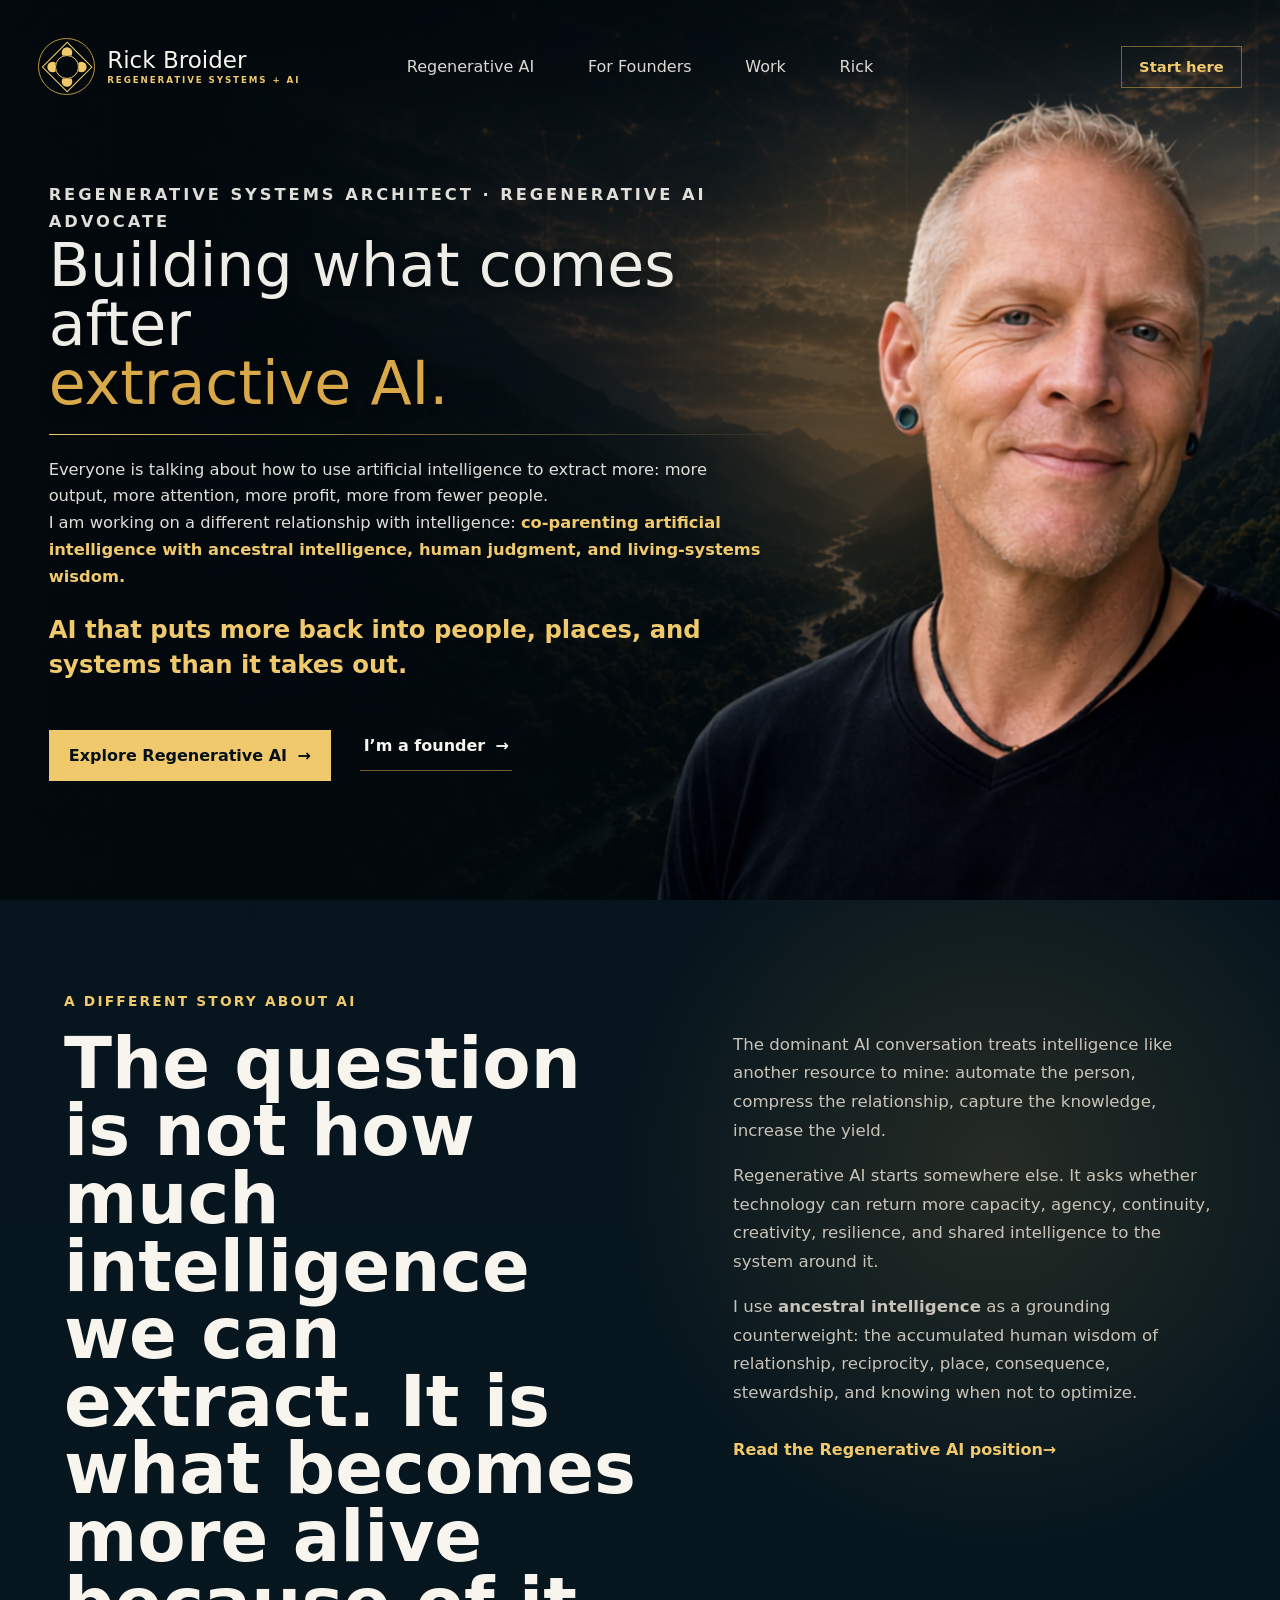
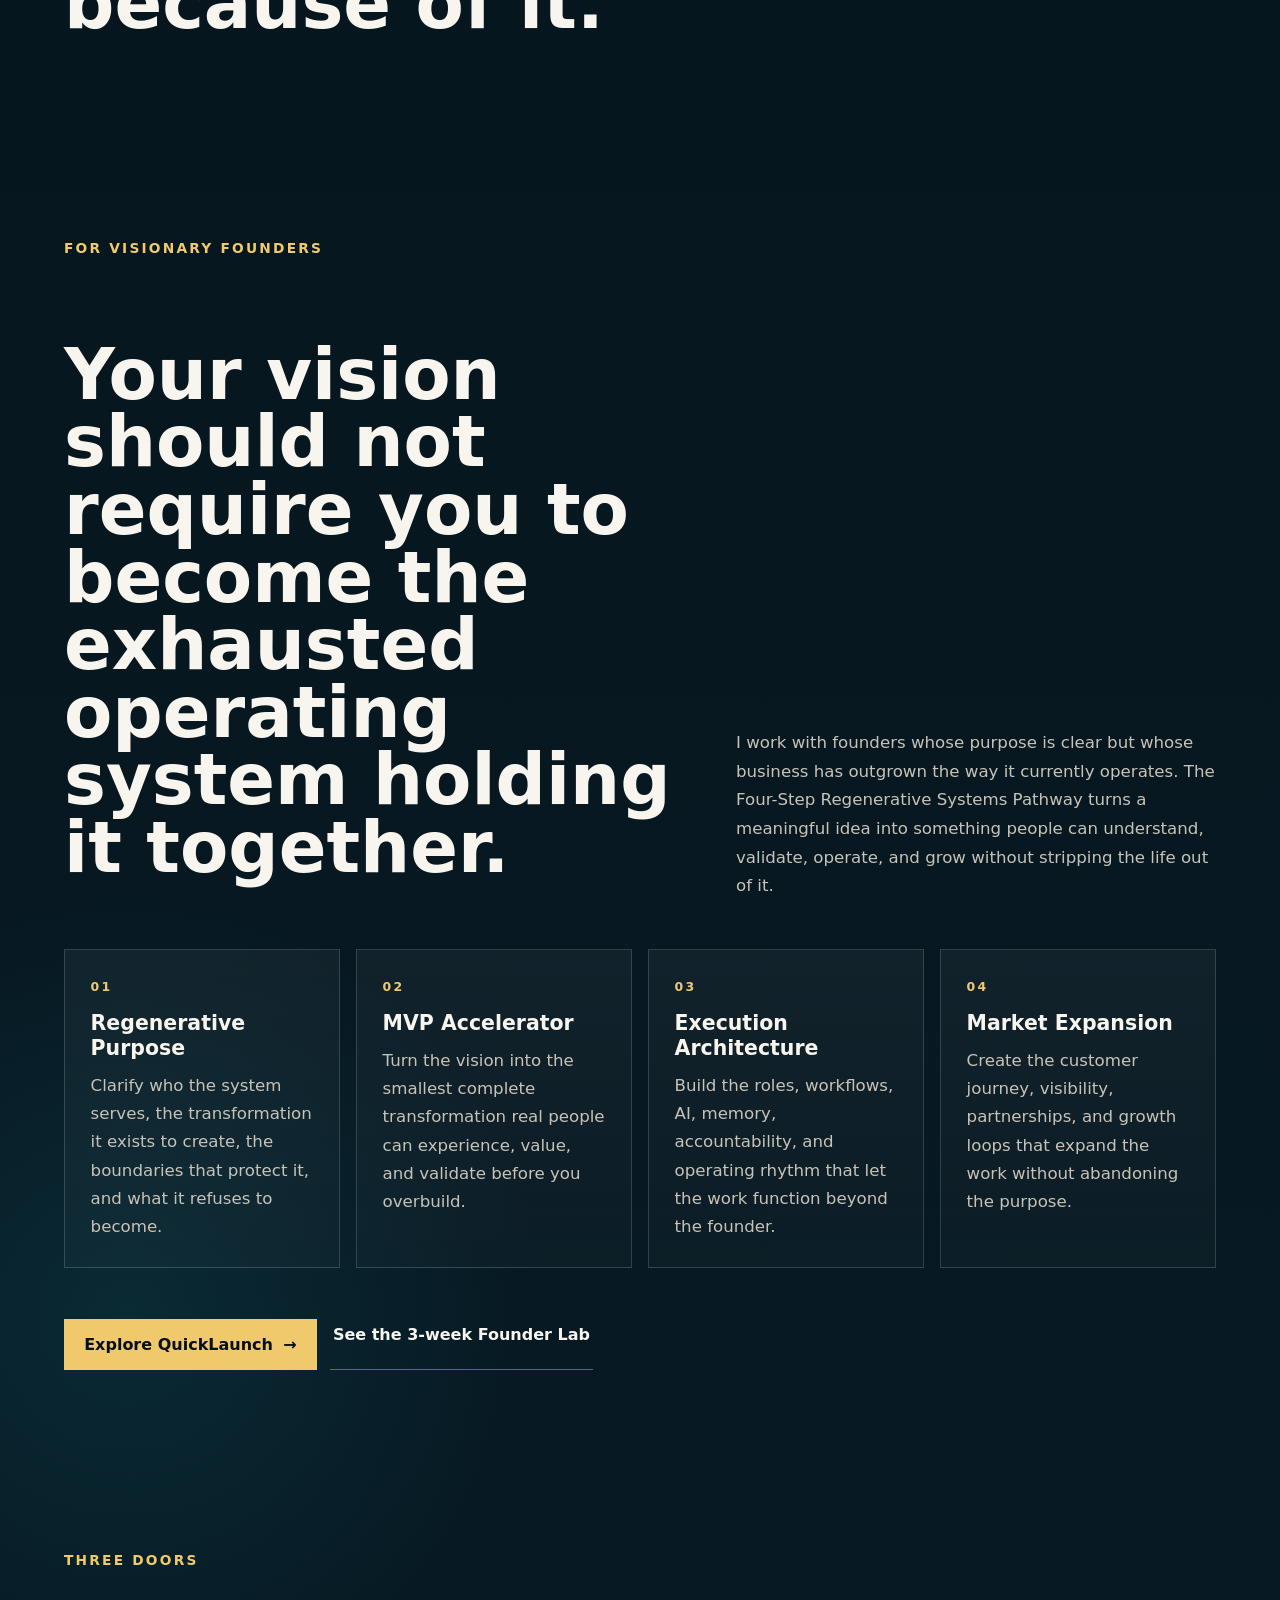
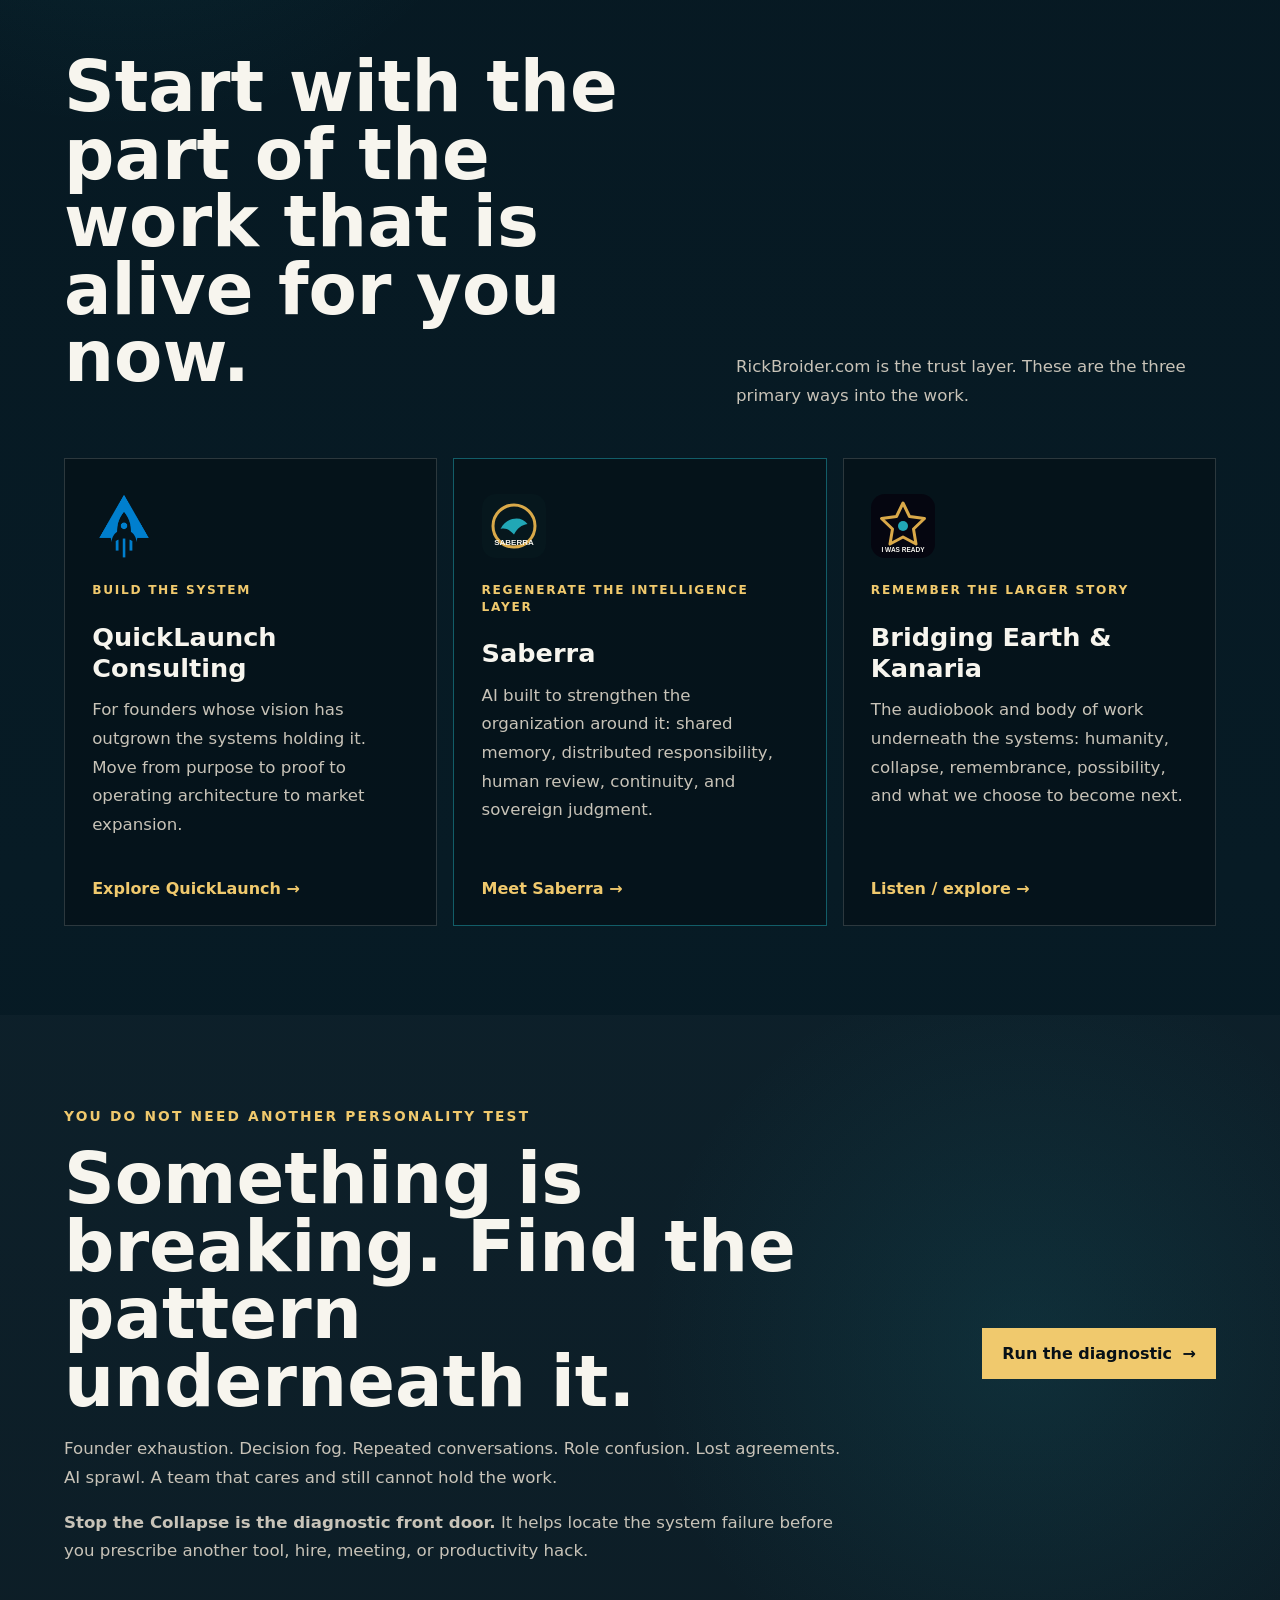
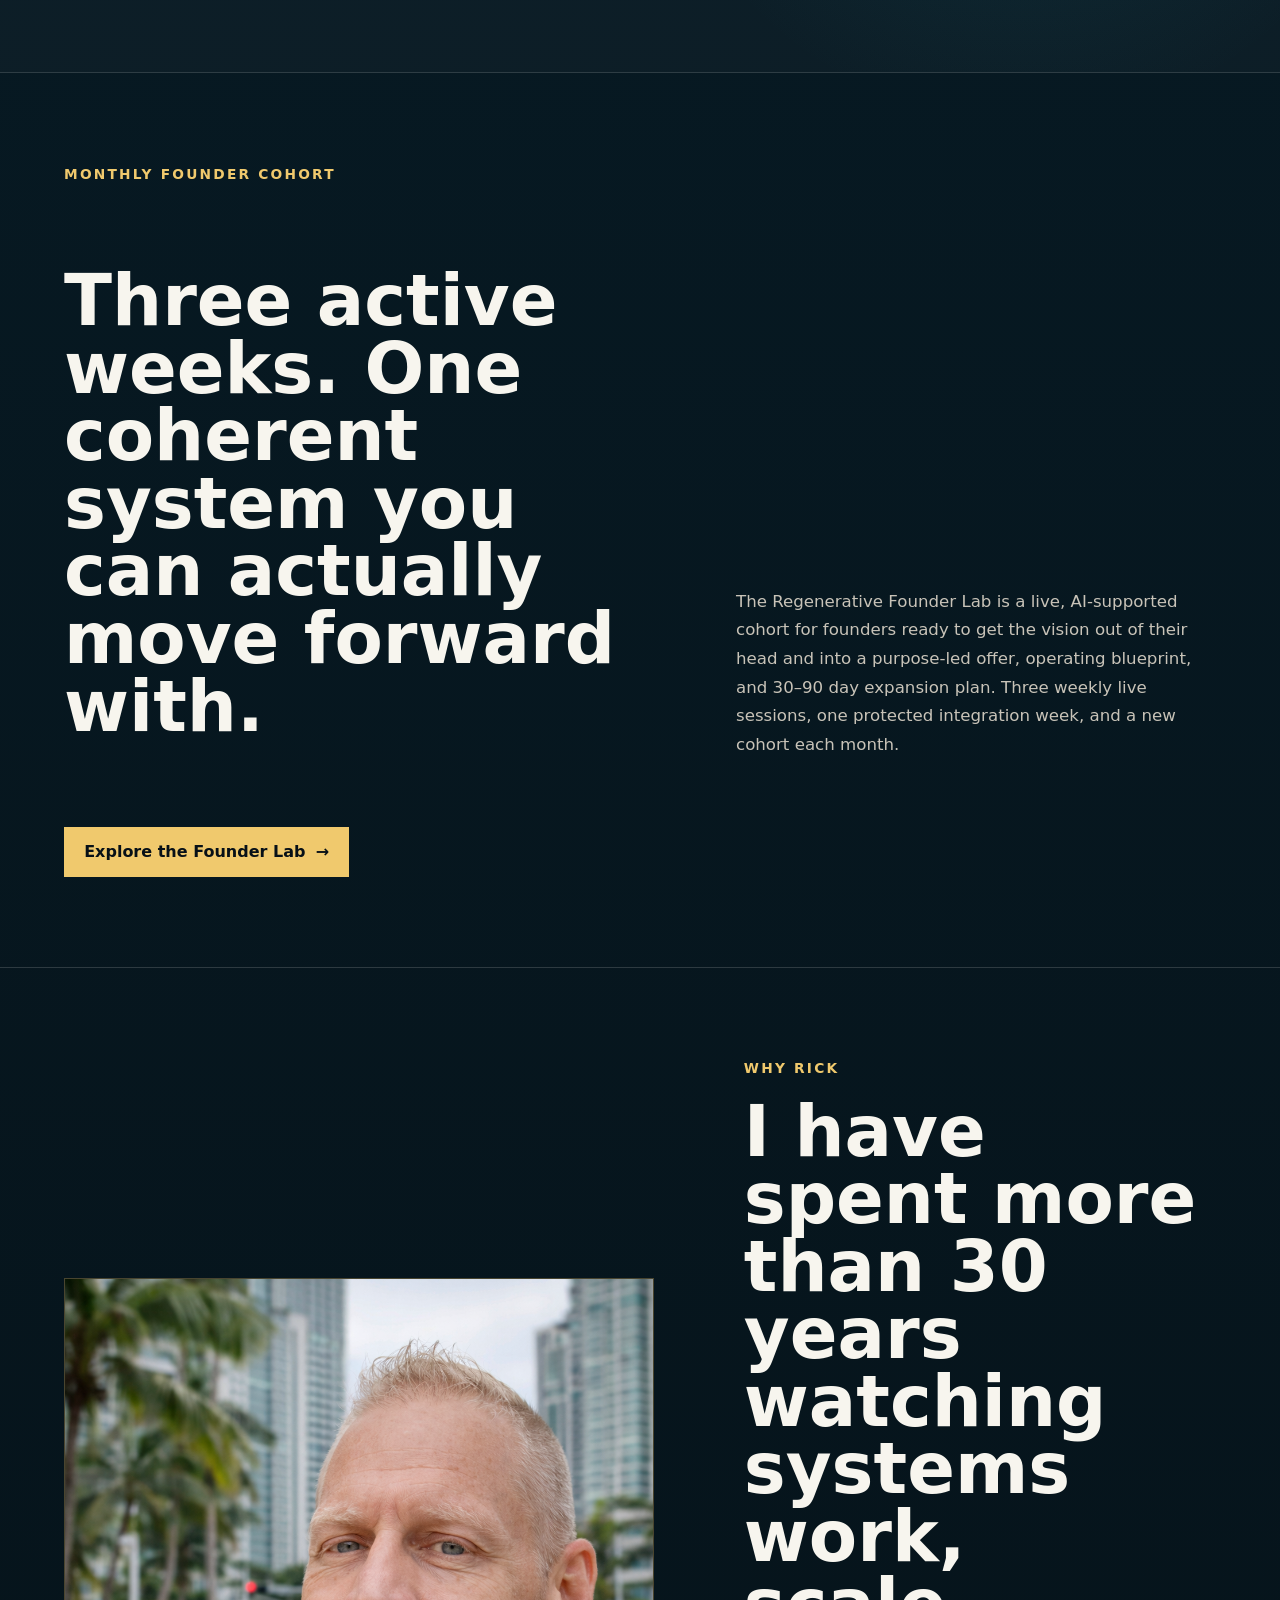
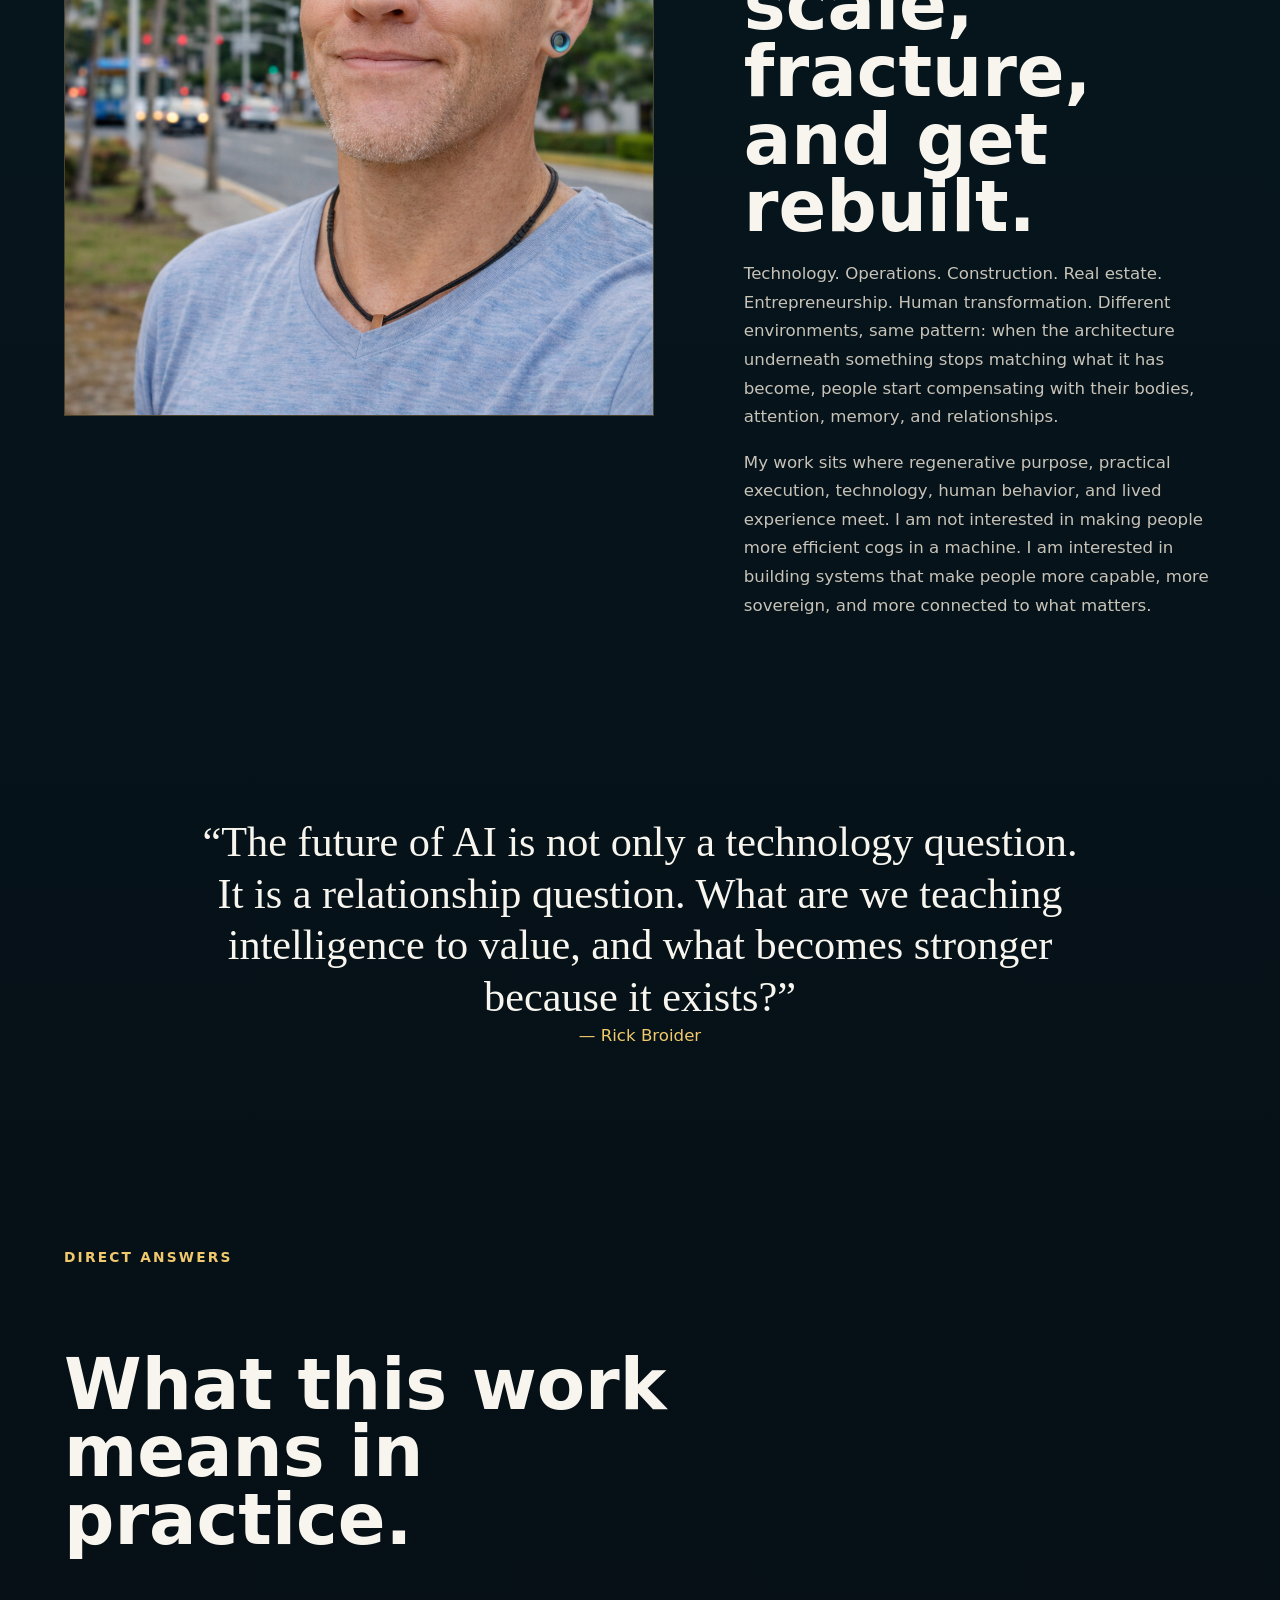
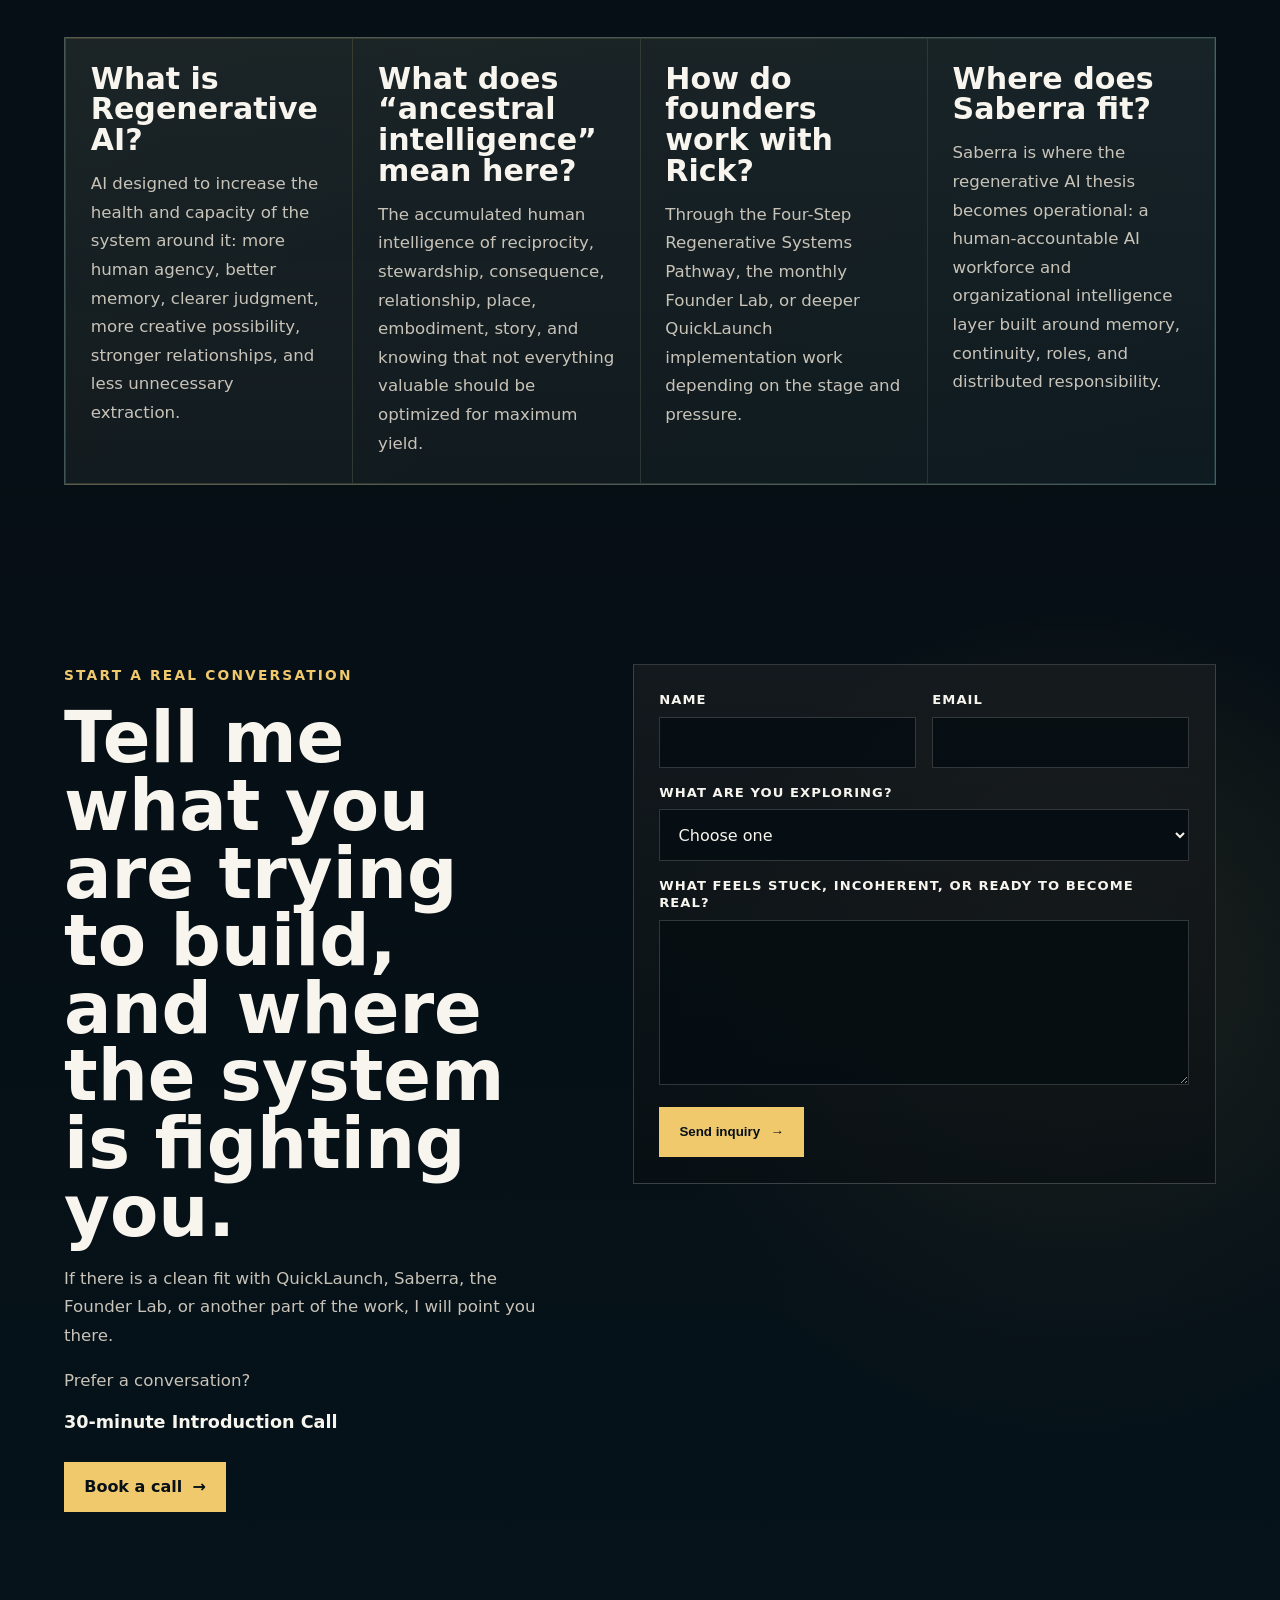
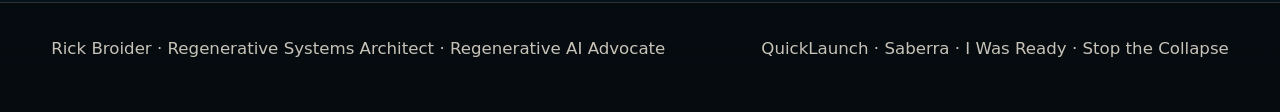
<file: index.html>
<!doctype html>
<html lang="en">
<head>
  <meta charset="UTF-8" />
  <meta name="viewport" content="width=device-width, initial-scale=1.0" />
  <title>Rick Broider | Regenerative Systems Architect & Regenerative AI Advocate</title>
  <meta name="description" content="Rick Broider helps visionary founders build regenerative systems and a different relationship with AI: one that gives back more than it takes from people, places, and systems." />
  <meta name="keywords" content="Rick Broider, regenerative AI, regenerative systems architect, ancestral intelligence, founder systems, regenerative business, QuickLaunch Consulting, Saberra, AI workforce, founder cohort" />
  <meta name="author" content="Rick Broider" />
  <link rel="canonical" href="https://rickbroider.com/" />
  <meta property="og:title" content="Rick Broider | Building What Comes After Extractive AI" />
  <meta property="og:description" content="Regenerative systems for founders. Regenerative AI that puts more back into people, places, and systems than it takes out." />
  <meta property="og:type" content="website" />
  <meta property="og:url" content="https://rickbroider.com/" />
  <meta property="og:image" content="https://rickbroider.com/assets/hero-atf-target.png" />
  <meta property="og:site_name" content="RickBroider.com" />
  <meta name="twitter:card" content="summary_large_image" />
  <meta name="twitter:title" content="Rick Broider | Regenerative AI + Regenerative Systems" />
  <meta name="twitter:description" content="A different story about AI: not how to extract more, but how to build intelligence that increases human agency, capacity, resilience, and life." />
  <meta name="twitter:image" content="https://rickbroider.com/assets/hero-atf-target.png" />
  <link rel="stylesheet" href="styles.css?v=20260929-regenerative-ai" />
  <script type="application/ld+json">
  {
    "@context":"https://schema.org",
    "@graph":[
      {
        "@type":"Person",
        "@id":"https://rickbroider.com/#person",
        "name":"Rick Broider",
        "url":"https://rickbroider.com/",
        "image":"https://rickbroider.com/assets/rick-primary-portrait.png",
        "jobTitle":"Regenerative Systems Architect and Regenerative AI Advocate",
        "description":"Rick Broider works with visionary founders through the Four-Step Regenerative Systems Pathway and advocates for regenerative AI designed to give back more than it takes from people, places, and systems.",
        "knowsAbout":["Regenerative AI","Regenerative systems","Founder operating systems","Ancestral intelligence","Human-centered AI","Organizational design","Regenerative business","AI workforce design","Teal governance"],
        "sameAs":["https://quicklaunchconsulting.com/","https://saberra.com/","https://stopthecollapse.com/","https://iwasready.com/"]
      },
      {
        "@type":"WebSite",
        "@id":"https://rickbroider.com/#website",
        "name":"RickBroider.com",
        "url":"https://rickbroider.com/",
        "publisher":{"@id":"https://rickbroider.com/#person"}
      },
      {
        "@type":"FAQPage",
        "@id":"https://rickbroider.com/#faq",
        "mainEntity":[
          {"@type":"Question","name":"What is regenerative AI?","acceptedAnswer":{"@type":"Answer","text":"Rick Broider uses regenerative AI to describe artificial intelligence designed to increase human agency, capacity, continuity, creativity, resilience, and shared intelligence while reducing extraction, dependency, fragmentation, and unnecessary concentration of power."}},
          {"@type":"Question","name":"How does Rick Broider work with founders?","acceptedAnswer":{"@type":"Answer","text":"Rick works with founders through a Four-Step Regenerative Systems Pathway: Regenerative Purpose, MVP Acceleration, Execution Architecture, and Market Expansion."}},
          {"@type":"Question","name":"What are Rick Broider's primary offerings?","acceptedAnswer":{"@type":"Answer","text":"Rick's primary pathways are QuickLaunch Consulting, Saberra, and Bridging Earth & Kanaria / I Was Ready. Stop the Collapse serves as a diagnostic entry point."}}
        ]
      }
    ]
  }
  </script>
</head>
<body>
  <header class="site-header">
    <a class="brand" href="#top" aria-label="Rick Broider home">
      <span class="brand-mark" aria-hidden="true"></span>
      <span class="brand-text"><span>Rick Broider</span><span>Regenerative Systems + AI</span></span>
    </a>
    <nav class="nav" aria-label="Primary navigation">
      <a href="#regenerative-ai">Regenerative AI</a>
      <a href="#pathway">For Founders</a>
      <a href="#work">Work</a>
      <a href="#about">Rick</a>
    </nav>
    <a class="header-action" href="#start">Start here</a>
  </header>

  <main>
    <section class="hero hero-regenerative" id="top" aria-labelledby="hero-title">
      <div class="hero-background" aria-hidden="true"></div>
      <div class="hero-inner">
        <div class="hero-copy">
          <p class="eyebrow">Regenerative Systems Architect · Regenerative AI Advocate</p>
          <h1 id="hero-title">
            <span>Building what comes after</span>
            <span><em>extractive AI.</em></span>
          </h1>
          <p>
            Everyone is talking about how to use artificial intelligence to extract more:
            more output, more attention, more profit, more from fewer people.
          </p>
          <p>
            I am working on a different relationship with intelligence: <strong>co-parenting artificial intelligence
            with ancestral intelligence, human judgment, and living-systems wisdom.</strong>
          </p>
          <p class="hero-thesis">AI that puts more back into people, places, and systems than it takes out.</p>
          <div class="hero-actions">
            <a class="button primary" href="regenerative-ai/" data-track="hero_regenerative_ai">Explore Regenerative AI <span>→</span></a>
            <a class="button secondary" href="#pathway">I’m a founder <span>→</span></a>
          </div>
        </div>
      </div>
    </section>

    <section class="orientation section" id="regenerative-ai">
      <p class="section-kicker">A Different Story About AI</p>
      <div class="orientation-grid">
        <div>
          <h2>The question is not how much intelligence we can extract. It is what becomes more alive because of it.</h2>
        </div>
        <div class="rich-copy">
          <p>
            The dominant AI conversation treats intelligence like another resource to mine:
            automate the person, compress the relationship, capture the knowledge, increase the yield.
          </p>
          <p>
            Regenerative AI starts somewhere else. It asks whether technology can return more
            capacity, agency, continuity, creativity, resilience, and shared intelligence to the system around it.
          </p>
          <p>
            I use <strong>ancestral intelligence</strong> as a grounding counterweight: the accumulated human
            wisdom of relationship, reciprocity, place, consequence, stewardship, and knowing when not to optimize.
          </p>
          <a class="text-link" href="regenerative-ai/">Read the Regenerative AI position <span>→</span></a>
        </div>
      </div>
    </section>

    <section class="section pathway-section" id="pathway">
      <div class="section-heading section-heading-wide">
        <p class="section-kicker">For Visionary Founders</p>
        <h2>Your vision should not require you to become the exhausted operating system holding it together.</h2>
        <p>
          I work with founders whose purpose is clear but whose business has outgrown the way it currently operates.
          The Four-Step Regenerative Systems Pathway turns a meaningful idea into something people can understand,
          validate, operate, and grow without stripping the life out of it.
        </p>
      </div>
      <div class="pathway-grid">
        <article><span>01</span><h3>Regenerative Purpose</h3><p>Clarify who the system serves, the transformation it exists to create, the boundaries that protect it, and what it refuses to become.</p></article>
        <article><span>02</span><h3>MVP Accelerator</h3><p>Turn the vision into the smallest complete transformation real people can experience, value, and validate before you overbuild.</p></article>
        <article><span>03</span><h3>Execution Architecture</h3><p>Build the roles, workflows, AI, memory, accountability, and operating rhythm that let the work function beyond the founder.</p></article>
        <article><span>04</span><h3>Market Expansion</h3><p>Create the customer journey, visibility, partnerships, and growth loops that expand the work without abandoning the purpose.</p></article>
      </div>
      <div class="section-actions">
        <a class="button primary" href="https://quicklaunchconsulting.com/" data-track="pathway_quicklaunch">Explore QuickLaunch <span>→</span></a>
        <a class="button secondary" href="regenerative-founder-lab/" data-track="pathway_cohort">See the 3-week Founder Lab</a>
      </div>
    </section>

    <section class="section" id="work">
      <div class="section-heading">
        <p class="section-kicker">Three Doors</p>
        <h2>Start with the part of the work that is alive for you now.</h2>
        <p>RickBroider.com is the trust layer. These are the three primary ways into the work.</p>
      </div>
      <div class="three-door-grid">
        <a class="door-card" href="https://quicklaunchconsulting.com/" aria-label="Explore QuickLaunch Consulting">
          <div class="door-logo"><img src="assets/brand-quicklaunch.png" alt="QuickLaunch Consulting" loading="lazy" /></div>
          <p class="project-type">Build the System</p>
          <h3>QuickLaunch Consulting</h3>
          <p>For founders whose vision has outgrown the systems holding it. Move from purpose to proof to operating architecture to market expansion.</p>
          <span>Explore QuickLaunch <b>→</b></span>
        </a>
        <a class="door-card door-card-featured" href="https://saberra.com/" aria-label="Explore Saberra">
          <div class="door-logo"><img src="assets/brand-saberra.svg" alt="Saberra" loading="lazy" /></div>
          <p class="project-type">Regenerate the Intelligence Layer</p>
          <h3>Saberra</h3>
          <p>AI built to strengthen the organization around it: shared memory, distributed responsibility, human review, continuity, and sovereign judgment.</p>
          <span>Meet Saberra <b>→</b></span>
        </a>
        <a class="door-card" href="https://iwasready.com/" aria-label="Listen to Bridging Earth and Kanaria">
          <div class="door-logo"><img src="assets/brand-iwasready.svg" alt="I Was Ready" loading="lazy" /></div>
          <p class="project-type">Remember the Larger Story</p>
          <h3>Bridging Earth &amp; Kanaria</h3>
          <p>The audiobook and body of work underneath the systems: humanity, collapse, remembrance, possibility, and what we choose to become next.</p>
          <span>Listen / explore <b>→</b></span>
        </a>
      </div>
    </section>

    <section class="diagnostic-band section" id="start">
      <div class="diagnostic-copy">
        <p class="section-kicker">You Do Not Need Another Personality Test</p>
        <h2>Something is breaking. Find the pattern underneath it.</h2>
        <p>
          Founder exhaustion. Decision fog. Repeated conversations. Role confusion. Lost agreements.
          AI sprawl. A team that cares and still cannot hold the work.
        </p>
        <p><strong>Stop the Collapse is the diagnostic front door.</strong> It helps locate the system failure before you prescribe another tool, hire, meeting, or productivity hack.</p>
      </div>
      <div>
        <a class="button primary" href="https://stopthecollapse.com/" data-track="diagnostic_stopcollapse">Run the diagnostic <span>→</span></a>
      </div>
    </section>

    <section class="section cohort-callout">
      <div class="section-heading section-heading-wide">
        <p class="section-kicker">Monthly Founder Cohort</p>
        <h2>Three active weeks. One coherent system you can actually move forward with.</h2>
        <p>
          The Regenerative Founder Lab is a live, AI-supported cohort for founders ready to get the vision
          out of their head and into a purpose-led offer, operating blueprint, and 30–90 day expansion plan.
          Three weekly live sessions, one protected integration week, and a new cohort each month.
        </p>
      </div>
      <a class="button primary" href="regenerative-founder-lab/" data-track="cohort_home">Explore the Founder Lab <span>→</span></a>
    </section>

    <section class="ai-soul section" id="about">
      <div class="image-panel">
        <img src="assets/rick-operator-portrait.png" alt="Rick Broider" loading="lazy" />
      </div>
      <div class="rich-copy">
        <p class="section-kicker">Why Rick</p>
        <h2>I have spent more than 30 years watching systems work, scale, fracture, and get rebuilt.</h2>
        <p>
          Technology. Operations. Construction. Real estate. Entrepreneurship. Human transformation.
          Different environments, same pattern: when the architecture underneath something stops matching what it has become,
          people start compensating with their bodies, attention, memory, and relationships.
        </p>
        <p>
          My work sits where regenerative purpose, practical execution, technology, human behavior, and lived experience meet.
          I am not interested in making people more efficient cogs in a machine. I am interested in building systems that make
          people more capable, more sovereign, and more connected to what matters.
        </p>
      </div>
    </section>

    <section class="section principle-band">
      <blockquote>
        “The future of AI is not only a technology question. It is a relationship question.
        What are we teaching intelligence to value, and what becomes stronger because it exists?”
      </blockquote>
      <p>— Rick Broider</p>
    </section>

    <section class="faq section" id="faq">
      <div class="section-heading">
        <p class="section-kicker">Direct Answers</p>
        <h2>What this work means in practice.</h2>
      </div>
      <div class="faq-grid">
        <article><h3>What is Regenerative AI?</h3><p>AI designed to increase the health and capacity of the system around it: more human agency, better memory, clearer judgment, more creative possibility, stronger relationships, and less unnecessary extraction.</p></article>
        <article><h3>What does “ancestral intelligence” mean here?</h3><p>The accumulated human intelligence of reciprocity, stewardship, consequence, relationship, place, embodiment, story, and knowing that not everything valuable should be optimized for maximum yield.</p></article>
        <article><h3>How do founders work with Rick?</h3><p>Through the Four-Step Regenerative Systems Pathway, the monthly Founder Lab, or deeper QuickLaunch implementation work depending on the stage and pressure.</p></article>
        <article><h3>Where does Saberra fit?</h3><p>Saberra is where the regenerative AI thesis becomes operational: a human-accountable AI workforce and organizational intelligence layer built around memory, continuity, roles, and distributed responsibility.</p></article>
      </div>
    </section>

    <section class="contact section" id="contact">
      <div class="contact-copy">
        <p class="section-kicker">Start a Real Conversation</p>
        <h2>Tell me what you are trying to build, and where the system is fighting you.</h2>
        <p>If there is a clean fit with QuickLaunch, Saberra, the Founder Lab, or another part of the work, I will point you there.</p>
        <div class="calendar-card">
          <p class="way-label">Prefer a conversation?</p>
          <h3>30-minute Introduction Call</h3>
          <a class="button primary" href="https://calendar.app.google/Tcia8cAHw4945z8f7" data-track="contact_intro_call">Book a call <span>→</span></a>
        </div>
      </div>
      <form class="contact-form" action="https://formspree.io/f/xgoqppgd" method="POST">
        <input type="hidden" name="_subject" value="New RickBroider.com inquiry" />
        <input type="hidden" name="_next" value="https://rickbroider.com/thanks/" />
        <input class="honey" type="text" name="_gotcha" tabindex="-1" autocomplete="off" />
        <div class="form-grid">
          <label><span>Name</span><input name="name" type="text" autocomplete="name" required /></label>
          <label><span>Email</span><input name="email" type="email" autocomplete="email" required /></label>
        </div>
        <label>
          <span>What are you exploring?</span>
          <select name="inquiry_type" required>
            <option value="">Choose one</option>
            <option value="Regenerative Founder Lab">Regenerative Founder Lab</option>
            <option value="QuickLaunch Consulting">QuickLaunch Consulting</option>
            <option value="Saberra">Saberra / Regenerative AI</option>
            <option value="Podcast / Speaking">Podcast / Speaking</option>
            <option value="Partnership">Partnership / Collaboration</option>
            <option value="Other">Other</option>
          </select>
        </label>
        <label><span>What feels stuck, incoherent, or ready to become real?</span><textarea name="what_feels_incoherent" rows="6" required></textarea></label>
        <button class="button primary" type="submit" data-track="contact_form_submit">Send inquiry <span>→</span></button>
      </form>
    </section>
  </main>

  <footer class="site-footer">
    <p>Rick Broider · Regenerative Systems Architect · Regenerative AI Advocate</p>
    <p><a href="https://quicklaunchconsulting.com/">QuickLaunch</a> · <a href="https://saberra.com/">Saberra</a> · <a href="https://iwasready.com/">I Was Ready</a> · <a href="https://stopthecollapse.com/">Stop the Collapse</a></p>
  </footer>

  <script>
    (() => {
      const send = (name, details = {}) => {
        const eventName = "rickbroider_" + name;
        window.dataLayer = window.dataLayer || [];
        window.dataLayer.push({ event: eventName, ...details });
        if (typeof window.gtag === "function") window.gtag("event", eventName, details);
      };
      document.addEventListener("click", (event) => {
        const target = event.target.closest("[data-track]");
        if (!target) return;
        send(target.dataset.track, { label: target.textContent.trim(), href: target.href || "" });
      });
      document.addEventListener("submit", async (event) => {
        if (!event.target.matches(".contact-form")) return;
        event.preventDefault();
        const form = event.target;
        const button = form.querySelector("button[type='submit']");
        if (button) button.disabled = true;
        try {
          const response = await fetch(form.action, { method: form.method, body: new FormData(form), headers: { Accept: "application/json" } });
          if (response.ok) {
            window.location.href = form.querySelector("[name='_next']")?.value || "thanks/";
            return;
          }
        } catch (error) {}
        form.submit();
      });
    })();
  </script>
</body>
</html>
</file>
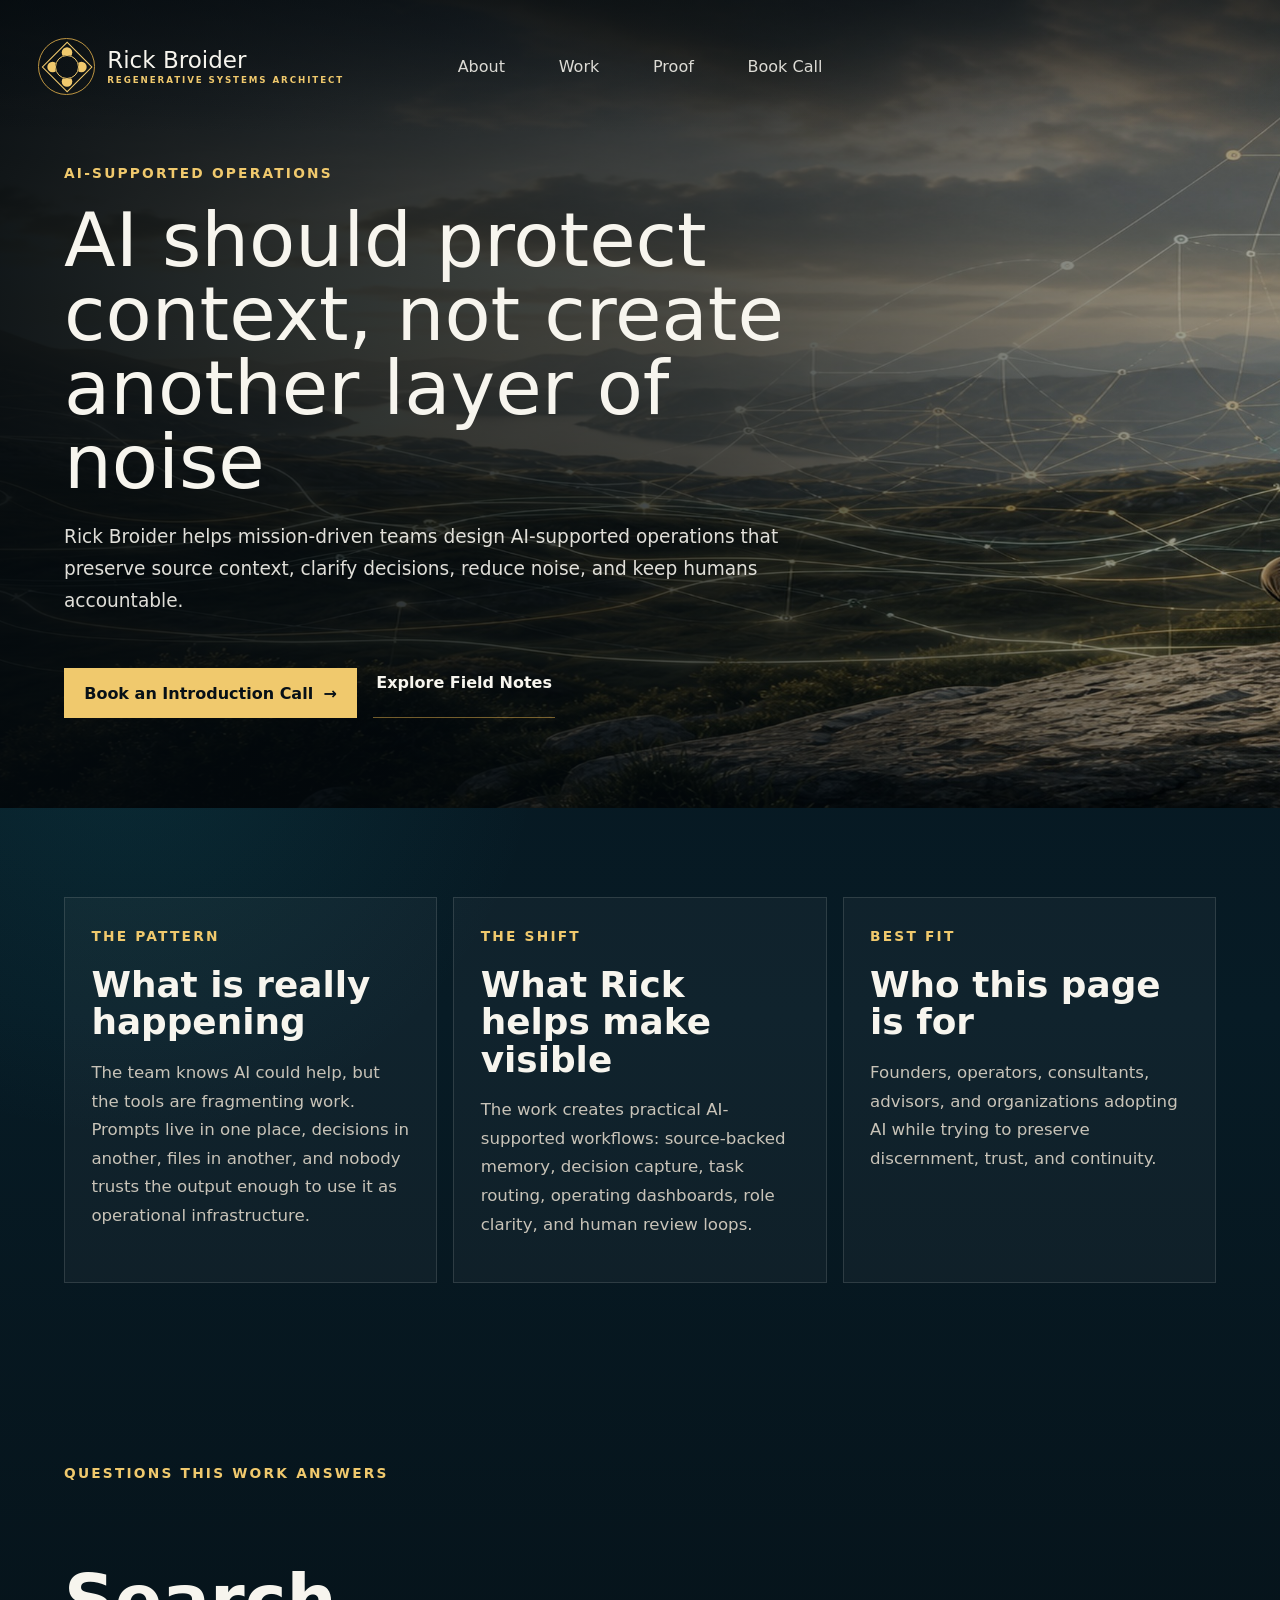
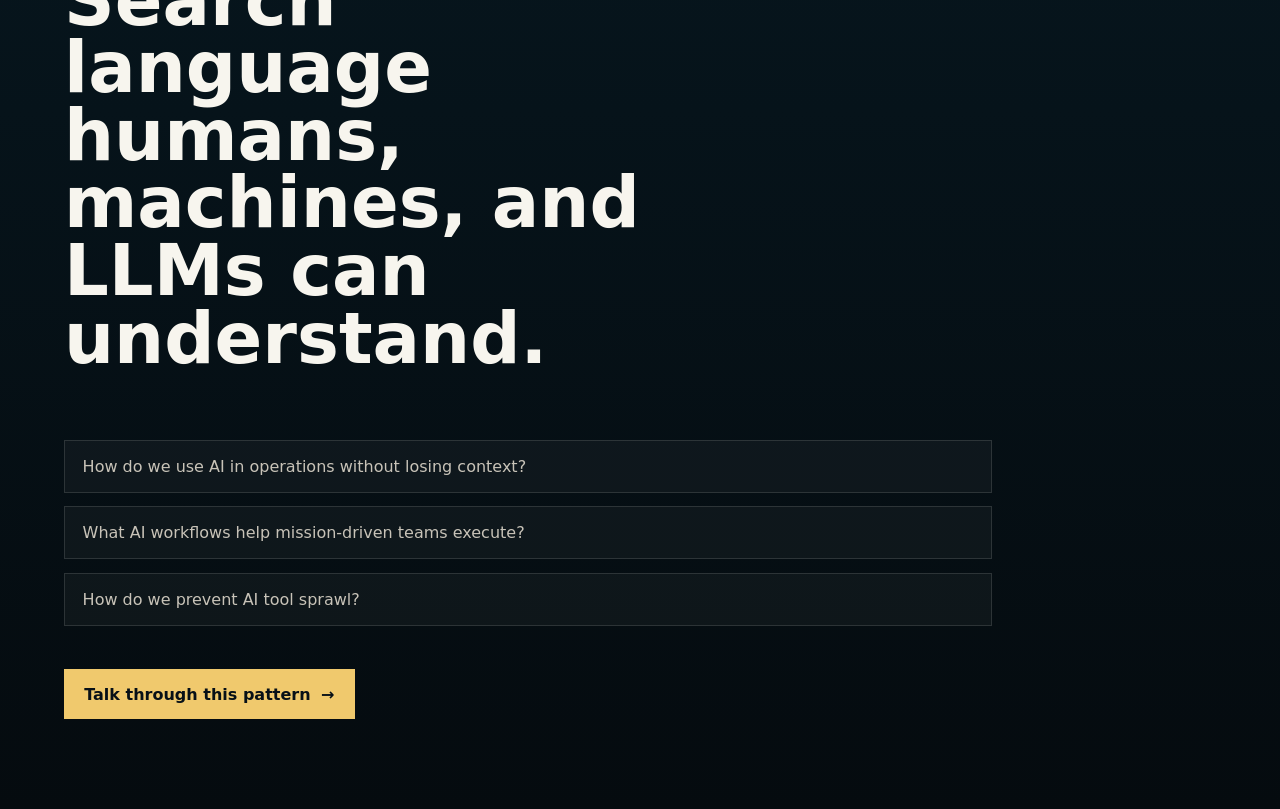
<file: ai-supported-operations/index.html>
<!doctype html>
<html lang="en">
  <head>
    <meta charset="UTF-8" />
    <meta name="viewport" content="width=device-width, initial-scale=1.0" />
    <title>AI-Supported Operations for Mission-Driven Teams | Rick Broider</title>
    <meta name="description" content="Rick Broider helps mission-driven teams design AI-supported operations that preserve source context, clarify decisions, reduce noise, and keep humans accountable." />
    <link rel="canonical" href="https://rickbroider.com/ai-supported-operations/" />
    <meta property="og:title" content="AI-Supported Operations for Mission-Driven Teams | Rick Broider" />
    <meta property="og:description" content="Rick Broider helps mission-driven teams design AI-supported operations that preserve source context, clarify decisions, reduce noise, and keep humans accountable." />
    <meta property="og:type" content="article" />
    <meta property="og:url" content="https://rickbroider.com/ai-supported-operations/" />
    <meta property="og:image" content="https://rickbroider.com/assets/hero-atf-target.png" />
    <meta property="og:image:width" content="1600" />
    <meta property="og:image:height" content="900" />
    <meta property="og:image:alt" content="Rick Broider regenerative systems architecture preview image." />
    <meta property="og:site_name" content="RickBroider.com" />
    <meta name="twitter:card" content="summary_large_image" />
    <meta name="twitter:title" content="AI-Supported Operations for Mission-Driven Teams | Rick Broider" />
    <meta name="twitter:description" content="Rick Broider helps mission-driven teams design AI-supported operations that preserve source context, clarify decisions, reduce noise, and keep humans accountable." />
    <meta name="twitter:image" content="https://rickbroider.com/assets/hero-atf-target.png" />
    <meta name="twitter:image:alt" content="Rick Broider regenerative systems architecture preview image." />
    <link rel="stylesheet" href="../styles.css?v=20260804-doorway-cards" />
    <script type="application/ld+json">
      {
        "@context": "https://schema.org",
        "@graph": [
          {
            "@type": "Article",
            "@id": "https://rickbroider.com/ai-supported-operations/#article",
            "headline": "AI should protect context, not create another layer of noise",
            "description": "Rick Broider helps mission-driven teams design AI-supported operations that preserve source context, clarify decisions, reduce noise, and keep humans accountable.",
            "url": "https://rickbroider.com/ai-supported-operations/",
            "image": "https://rickbroider.com/assets/hero-atf-target.png",
            "author": { "@type": "Person", "name": "Rick Broider", "url": "https://rickbroider.com/" },
            "publisher": { "@type": "Person", "name": "Rick Broider", "url": "https://rickbroider.com/" },
            "mainEntityOfPage": "https://rickbroider.com/ai-supported-operations/"
          },
          {
            "@type": "FAQPage",
            "@id": "https://rickbroider.com/ai-supported-operations/#faq",
            "mainEntity": [
              { "@type": "Question", "name": "How do we use AI in operations without losing context?", "acceptedAnswer": { "@type": "Answer", "text": "Rick Broider helps teams answer this by locating the operating pattern beneath the visible symptom, then designing practical roles, memory, governance, and execution rhythms." } },
              { "@type": "Question", "name": "What AI workflows help mission-driven teams execute?", "acceptedAnswer": { "@type": "Answer", "text": "Rick Broider helps teams answer this by locating the operating pattern beneath the visible symptom, then designing practical roles, memory, governance, and execution rhythms." } },
              { "@type": "Question", "name": "How do we prevent AI tool sprawl?", "acceptedAnswer": { "@type": "Answer", "text": "Rick Broider helps teams answer this by locating the operating pattern beneath the visible symptom, then designing practical roles, memory, governance, and execution rhythms." } }
            ]
          }
        ]
      }
    </script>
  </head>
  <body class="pillar-page">
    <header class="site-header pillar-header">
      <a class="brand" href="../" aria-label="Rick Broider home">
        <span class="brand-mark" aria-hidden="true"></span>
        <span class="brand-text"><span>Rick Broider</span><span>Regenerative Systems Architect</span></span>
      </a>
      <nav class="nav" aria-label="Primary navigation">
        <a href="../#about">About</a>
        <a href="../#frameworks">Work</a>
        <a href="../#proof">Proof</a>
        <a href="https://calendar.app.google/Tcia8cAHw4945z8f7">Book Call</a>
      </nav>
    </header>
    <main>
      <article class="pillar-hero section">
        <p class="section-kicker">AI-Supported Operations</p>
        <h1>AI should protect context, not create another layer of noise</h1>
        <p>Rick Broider helps mission-driven teams design AI-supported operations that preserve source context, clarify decisions, reduce noise, and keep humans accountable.</p>
        <div class="pillar-actions">
          <a class="button primary" href="https://calendar.app.google/Tcia8cAHw4945z8f7">Book an Introduction Call <span>→</span></a>
          <a class="button secondary" href="../#field-notes">Explore Field Notes</a>
        </div>
      </article>
      <section class="pillar-body section">
        <div class="pillar-panel"><p class="section-kicker">The Pattern</p><h2>What is really happening</h2><p>The team knows AI could help, but the tools are fragmenting work. Prompts live in one place, decisions in another, files in another, and nobody trusts the output enough to use it as operational infrastructure.</p></div>
        <div class="pillar-panel"><p class="section-kicker">The Shift</p><h2>What Rick helps make visible</h2><p>The work creates practical AI-supported workflows: source-backed memory, decision capture, task routing, operating dashboards, role clarity, and human review loops.</p></div>
        <div class="pillar-panel"><p class="section-kicker">Best Fit</p><h2>Who this page is for</h2><p>Founders, operators, consultants, advisors, and organizations adopting AI while trying to preserve discernment, trust, and continuity.</p></div>
      </section>
      <section class="pillar-questions section">
        <div class="section-heading"><p class="section-kicker">Questions This Work Answers</p><h2>Search language humans, machines, and LLMs can understand.</h2></div>
        <ul>
          <li>How do we use AI in operations without losing context?</li>
          <li>What AI workflows help mission-driven teams execute?</li>
          <li>How do we prevent AI tool sprawl?</li>
        </ul>
        <a class="button primary" href="https://calendar.app.google/Tcia8cAHw4945z8f7">Talk through this pattern <span>→</span></a>
      </section>
    </main>
  </body>
</html>
</file>
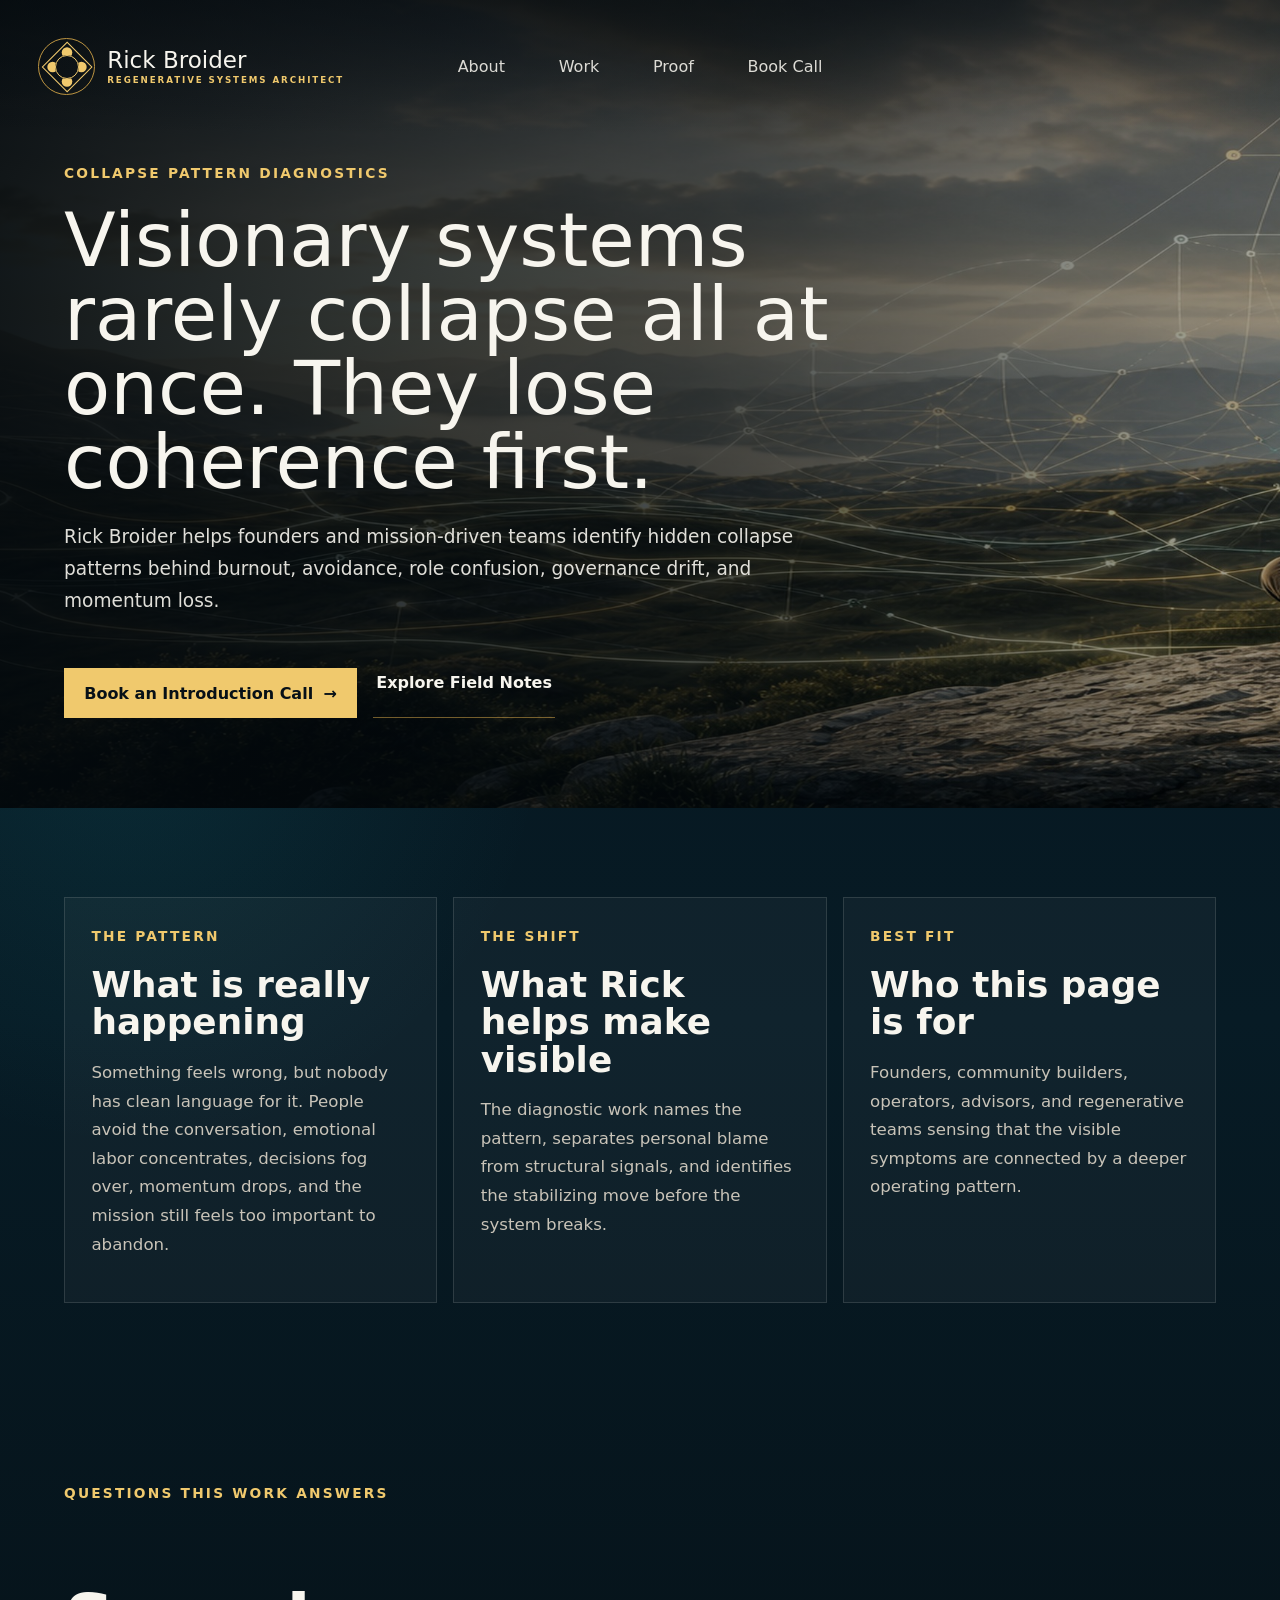
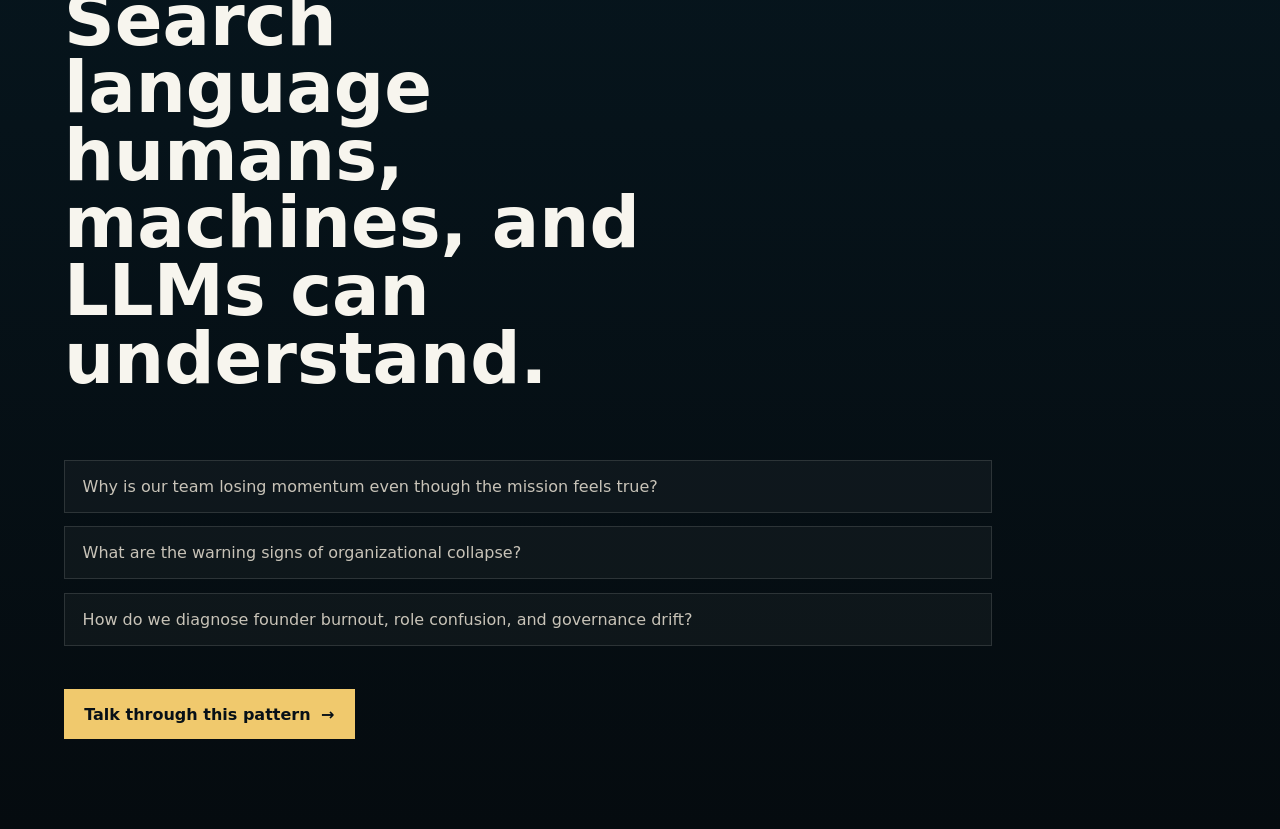
<file: collapse-pattern-diagnostics/index.html>
<!doctype html>
<html lang="en">
  <head>
    <meta charset="UTF-8" />
    <meta name="viewport" content="width=device-width, initial-scale=1.0" />
    <title>Collapse Pattern Diagnostics | Rick Broider</title>
    <meta name="description" content="Rick Broider helps founders and mission-driven teams identify hidden collapse patterns behind burnout, avoidance, role confusion, governance drift, and momentum loss." />
    <link rel="canonical" href="https://rickbroider.com/collapse-pattern-diagnostics/" />
    <meta property="og:title" content="Collapse Pattern Diagnostics | Rick Broider" />
    <meta property="og:description" content="Rick Broider helps founders and mission-driven teams identify hidden collapse patterns behind burnout, avoidance, role confusion, governance drift, and momentum loss." />
    <meta property="og:type" content="article" />
    <meta property="og:url" content="https://rickbroider.com/collapse-pattern-diagnostics/" />
    <meta property="og:image" content="https://rickbroider.com/assets/hero-atf-target.png" />
    <meta property="og:image:width" content="1600" />
    <meta property="og:image:height" content="900" />
    <meta property="og:image:alt" content="Rick Broider regenerative systems architecture preview image." />
    <meta property="og:site_name" content="RickBroider.com" />
    <meta name="twitter:card" content="summary_large_image" />
    <meta name="twitter:title" content="Collapse Pattern Diagnostics | Rick Broider" />
    <meta name="twitter:description" content="Rick Broider helps founders and mission-driven teams identify hidden collapse patterns behind burnout, avoidance, role confusion, governance drift, and momentum loss." />
    <meta name="twitter:image" content="https://rickbroider.com/assets/hero-atf-target.png" />
    <meta name="twitter:image:alt" content="Rick Broider regenerative systems architecture preview image." />
    <link rel="stylesheet" href="../styles.css?v=20260804-doorway-cards" />
    <script type="application/ld+json">
      {
        "@context": "https://schema.org",
        "@graph": [
          {
            "@type": "Article",
            "@id": "https://rickbroider.com/collapse-pattern-diagnostics/#article",
            "headline": "Visionary systems rarely collapse all at once. They lose coherence first.",
            "description": "Rick Broider helps founders and mission-driven teams identify hidden collapse patterns behind burnout, avoidance, role confusion, governance drift, and momentum loss.",
            "url": "https://rickbroider.com/collapse-pattern-diagnostics/",
            "image": "https://rickbroider.com/assets/hero-atf-target.png",
            "author": { "@type": "Person", "name": "Rick Broider", "url": "https://rickbroider.com/" },
            "publisher": { "@type": "Person", "name": "Rick Broider", "url": "https://rickbroider.com/" },
            "mainEntityOfPage": "https://rickbroider.com/collapse-pattern-diagnostics/"
          },
          {
            "@type": "FAQPage",
            "@id": "https://rickbroider.com/collapse-pattern-diagnostics/#faq",
            "mainEntity": [
              { "@type": "Question", "name": "Why is our team losing momentum even though the mission feels true?", "acceptedAnswer": { "@type": "Answer", "text": "Rick Broider helps teams answer this by locating the operating pattern beneath the visible symptom, then designing practical roles, memory, governance, and execution rhythms." } },
              { "@type": "Question", "name": "What are the warning signs of organizational collapse?", "acceptedAnswer": { "@type": "Answer", "text": "Rick Broider helps teams answer this by locating the operating pattern beneath the visible symptom, then designing practical roles, memory, governance, and execution rhythms." } },
              { "@type": "Question", "name": "How do we diagnose founder burnout, role confusion, and governance drift?", "acceptedAnswer": { "@type": "Answer", "text": "Rick Broider helps teams answer this by locating the operating pattern beneath the visible symptom, then designing practical roles, memory, governance, and execution rhythms." } }
            ]
          }
        ]
      }
    </script>
  </head>
  <body class="pillar-page">
    <header class="site-header pillar-header">
      <a class="brand" href="../" aria-label="Rick Broider home">
        <span class="brand-mark" aria-hidden="true"></span>
        <span class="brand-text"><span>Rick Broider</span><span>Regenerative Systems Architect</span></span>
      </a>
      <nav class="nav" aria-label="Primary navigation">
        <a href="../#about">About</a>
        <a href="../#frameworks">Work</a>
        <a href="../#proof">Proof</a>
        <a href="https://calendar.app.google/Tcia8cAHw4945z8f7">Book Call</a>
      </nav>
    </header>
    <main>
      <article class="pillar-hero section">
        <p class="section-kicker">Collapse Pattern Diagnostics</p>
        <h1>Visionary systems rarely collapse all at once. They lose coherence first.</h1>
        <p>Rick Broider helps founders and mission-driven teams identify hidden collapse patterns behind burnout, avoidance, role confusion, governance drift, and momentum loss.</p>
        <div class="pillar-actions">
          <a class="button primary" href="https://calendar.app.google/Tcia8cAHw4945z8f7">Book an Introduction Call <span>→</span></a>
          <a class="button secondary" href="../#field-notes">Explore Field Notes</a>
        </div>
      </article>
      <section class="pillar-body section">
        <div class="pillar-panel"><p class="section-kicker">The Pattern</p><h2>What is really happening</h2><p>Something feels wrong, but nobody has clean language for it. People avoid the conversation, emotional labor concentrates, decisions fog over, momentum drops, and the mission still feels too important to abandon.</p></div>
        <div class="pillar-panel"><p class="section-kicker">The Shift</p><h2>What Rick helps make visible</h2><p>The diagnostic work names the pattern, separates personal blame from structural signals, and identifies the stabilizing move before the system breaks.</p></div>
        <div class="pillar-panel"><p class="section-kicker">Best Fit</p><h2>Who this page is for</h2><p>Founders, community builders, operators, advisors, and regenerative teams sensing that the visible symptoms are connected by a deeper operating pattern.</p></div>
      </section>
      <section class="pillar-questions section">
        <div class="section-heading"><p class="section-kicker">Questions This Work Answers</p><h2>Search language humans, machines, and LLMs can understand.</h2></div>
        <ul>
          <li>Why is our team losing momentum even though the mission feels true?</li>
          <li>What are the warning signs of organizational collapse?</li>
          <li>How do we diagnose founder burnout, role confusion, and governance drift?</li>
        </ul>
        <a class="button primary" href="https://calendar.app.google/Tcia8cAHw4945z8f7">Talk through this pattern <span>→</span></a>
      </section>
    </main>
  </body>
</html>
</file>
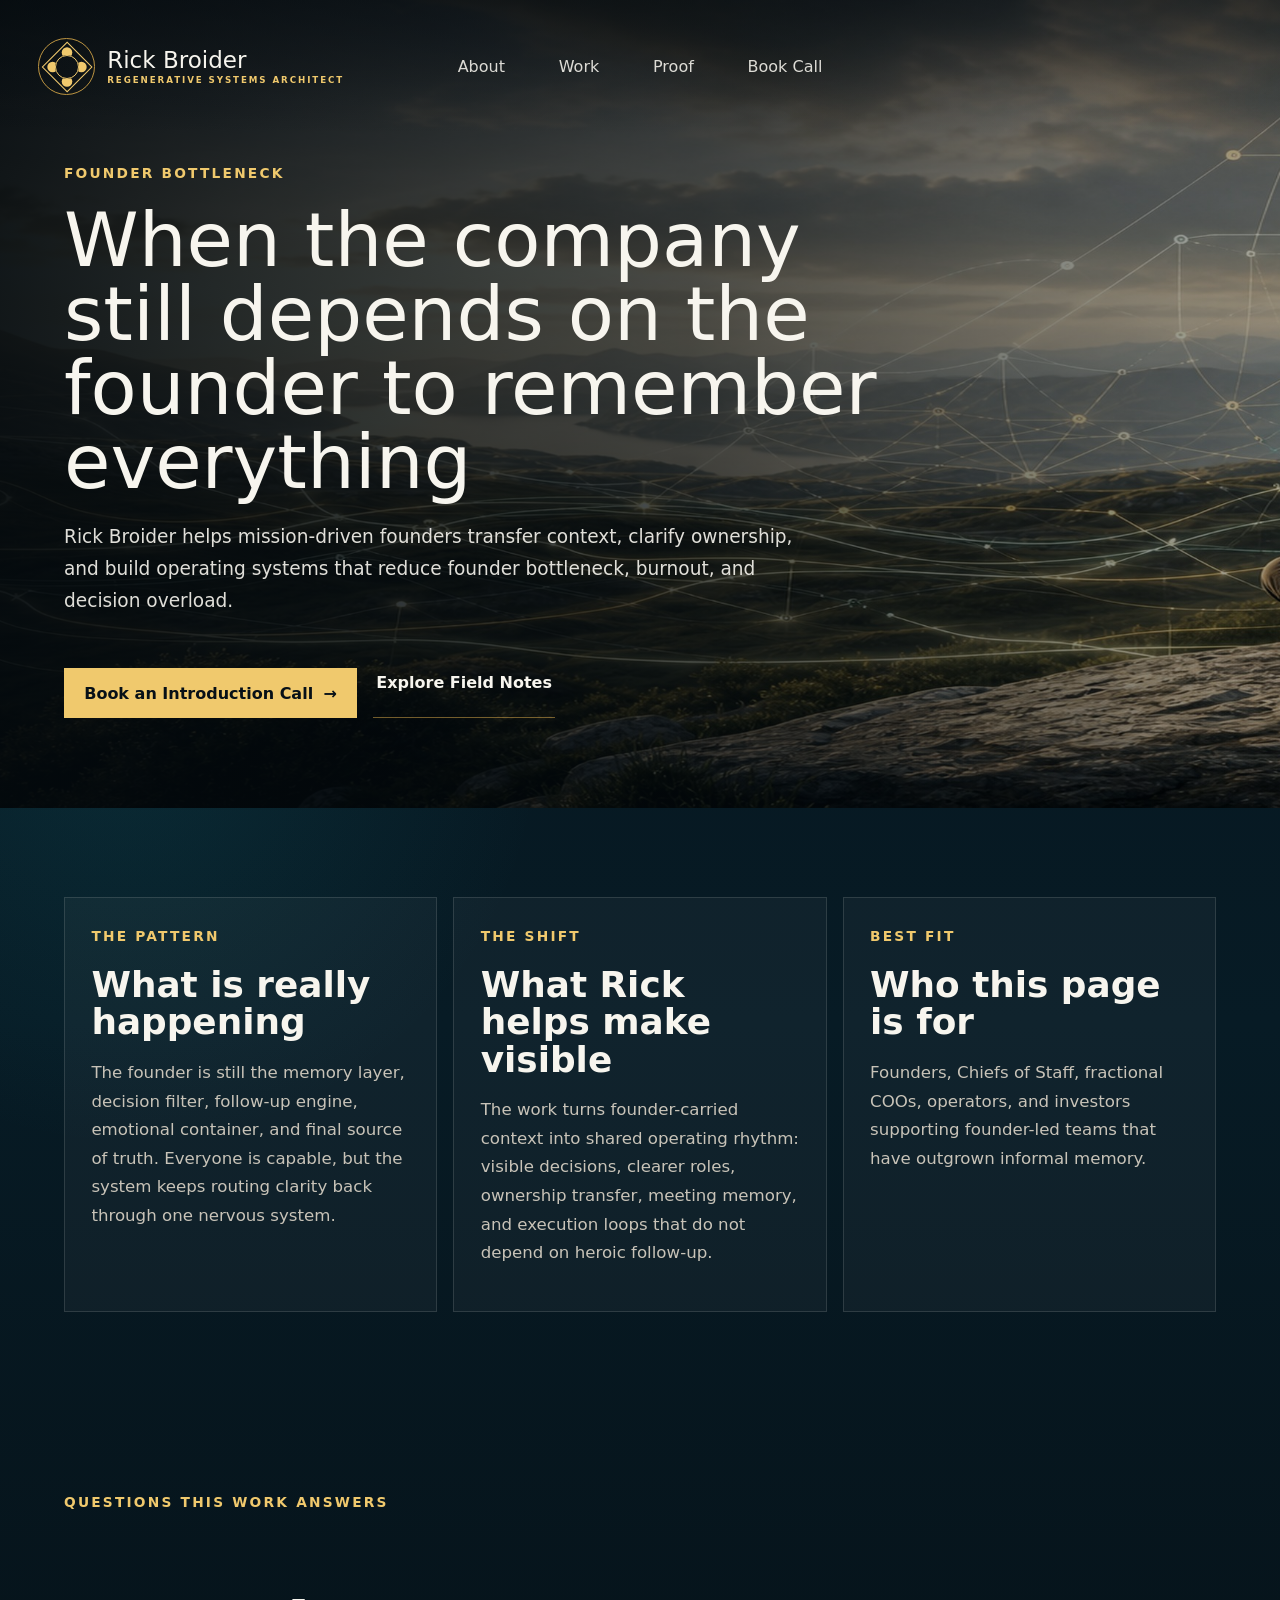
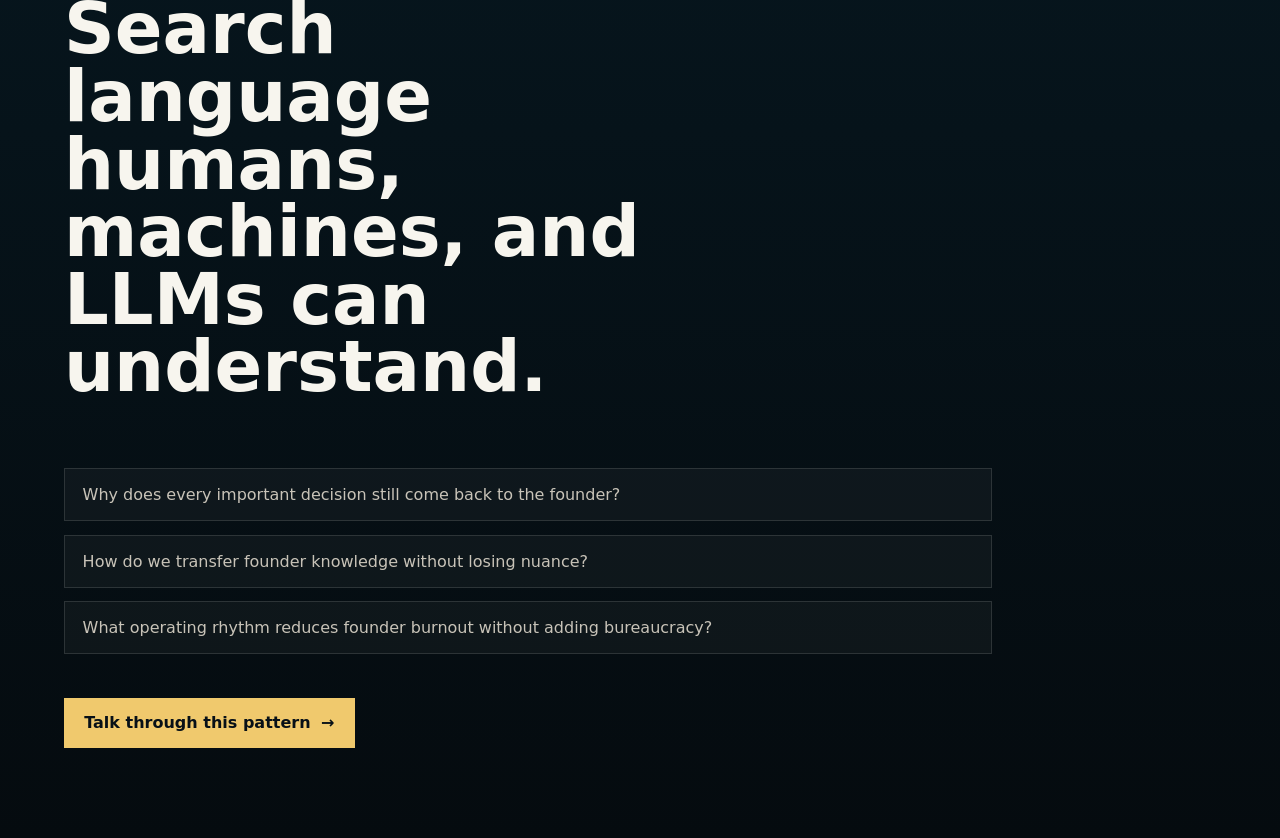
<file: founder-bottleneck/index.html>
<!doctype html>
<html lang="en">
  <head>
    <meta charset="UTF-8" />
    <meta name="viewport" content="width=device-width, initial-scale=1.0" />
    <title>Founder Bottleneck Consulting | Rick Broider</title>
    <meta name="description" content="Rick Broider helps mission-driven founders transfer context, clarify ownership, and build operating systems that reduce founder bottleneck, burnout, and decision overload." />
    <link rel="canonical" href="https://rickbroider.com/founder-bottleneck/" />
    <meta property="og:title" content="Founder Bottleneck Consulting | Rick Broider" />
    <meta property="og:description" content="Rick Broider helps mission-driven founders transfer context, clarify ownership, and build operating systems that reduce founder bottleneck, burnout, and decision overload." />
    <meta property="og:type" content="article" />
    <meta property="og:url" content="https://rickbroider.com/founder-bottleneck/" />
    <meta property="og:image" content="https://rickbroider.com/assets/hero-atf-target.png" />
    <meta property="og:image:width" content="1600" />
    <meta property="og:image:height" content="900" />
    <meta property="og:image:alt" content="Rick Broider regenerative systems architecture preview image." />
    <meta property="og:site_name" content="RickBroider.com" />
    <meta name="twitter:card" content="summary_large_image" />
    <meta name="twitter:title" content="Founder Bottleneck Consulting | Rick Broider" />
    <meta name="twitter:description" content="Rick Broider helps mission-driven founders transfer context, clarify ownership, and build operating systems that reduce founder bottleneck, burnout, and decision overload." />
    <meta name="twitter:image" content="https://rickbroider.com/assets/hero-atf-target.png" />
    <meta name="twitter:image:alt" content="Rick Broider regenerative systems architecture preview image." />
    <link rel="stylesheet" href="../styles.css?v=20260804-doorway-cards" />
    <script type="application/ld+json">
      {
        "@context": "https://schema.org",
        "@graph": [
          {
            "@type": "Article",
            "@id": "https://rickbroider.com/founder-bottleneck/#article",
            "headline": "When the company still depends on the founder to remember everything",
            "description": "Rick Broider helps mission-driven founders transfer context, clarify ownership, and build operating systems that reduce founder bottleneck, burnout, and decision overload.",
            "url": "https://rickbroider.com/founder-bottleneck/",
            "image": "https://rickbroider.com/assets/hero-atf-target.png",
            "author": { "@type": "Person", "name": "Rick Broider", "url": "https://rickbroider.com/" },
            "publisher": { "@type": "Person", "name": "Rick Broider", "url": "https://rickbroider.com/" },
            "mainEntityOfPage": "https://rickbroider.com/founder-bottleneck/"
          },
          {
            "@type": "FAQPage",
            "@id": "https://rickbroider.com/founder-bottleneck/#faq",
            "mainEntity": [
              { "@type": "Question", "name": "Why does every important decision still come back to the founder?", "acceptedAnswer": { "@type": "Answer", "text": "Rick Broider helps teams answer this by locating the operating pattern beneath the visible symptom, then designing practical roles, memory, governance, and execution rhythms." } },
              { "@type": "Question", "name": "How do we transfer founder knowledge without losing nuance?", "acceptedAnswer": { "@type": "Answer", "text": "Rick Broider helps teams answer this by locating the operating pattern beneath the visible symptom, then designing practical roles, memory, governance, and execution rhythms." } },
              { "@type": "Question", "name": "What operating rhythm reduces founder burnout without adding bureaucracy?", "acceptedAnswer": { "@type": "Answer", "text": "Rick Broider helps teams answer this by locating the operating pattern beneath the visible symptom, then designing practical roles, memory, governance, and execution rhythms." } }
            ]
          }
        ]
      }
    </script>
  </head>
  <body class="pillar-page">
    <header class="site-header pillar-header">
      <a class="brand" href="../" aria-label="Rick Broider home">
        <span class="brand-mark" aria-hidden="true"></span>
        <span class="brand-text"><span>Rick Broider</span><span>Regenerative Systems Architect</span></span>
      </a>
      <nav class="nav" aria-label="Primary navigation">
        <a href="../#about">About</a>
        <a href="../#frameworks">Work</a>
        <a href="../#proof">Proof</a>
        <a href="https://calendar.app.google/Tcia8cAHw4945z8f7">Book Call</a>
      </nav>
    </header>
    <main>
      <article class="pillar-hero section">
        <p class="section-kicker">Founder Bottleneck</p>
        <h1>When the company still depends on the founder to remember everything</h1>
        <p>Rick Broider helps mission-driven founders transfer context, clarify ownership, and build operating systems that reduce founder bottleneck, burnout, and decision overload.</p>
        <div class="pillar-actions">
          <a class="button primary" href="https://calendar.app.google/Tcia8cAHw4945z8f7">Book an Introduction Call <span>→</span></a>
          <a class="button secondary" href="../#field-notes">Explore Field Notes</a>
        </div>
      </article>
      <section class="pillar-body section">
        <div class="pillar-panel"><p class="section-kicker">The Pattern</p><h2>What is really happening</h2><p>The founder is still the memory layer, decision filter, follow-up engine, emotional container, and final source of truth. Everyone is capable, but the system keeps routing clarity back through one nervous system.</p></div>
        <div class="pillar-panel"><p class="section-kicker">The Shift</p><h2>What Rick helps make visible</h2><p>The work turns founder-carried context into shared operating rhythm: visible decisions, clearer roles, ownership transfer, meeting memory, and execution loops that do not depend on heroic follow-up.</p></div>
        <div class="pillar-panel"><p class="section-kicker">Best Fit</p><h2>Who this page is for</h2><p>Founders, Chiefs of Staff, fractional COOs, operators, and investors supporting founder-led teams that have outgrown informal memory.</p></div>
      </section>
      <section class="pillar-questions section">
        <div class="section-heading"><p class="section-kicker">Questions This Work Answers</p><h2>Search language humans, machines, and LLMs can understand.</h2></div>
        <ul>
          <li>Why does every important decision still come back to the founder?</li>
          <li>How do we transfer founder knowledge without losing nuance?</li>
          <li>What operating rhythm reduces founder burnout without adding bureaucracy?</li>
        </ul>
        <a class="button primary" href="https://calendar.app.google/Tcia8cAHw4945z8f7">Talk through this pattern <span>→</span></a>
      </section>
    </main>
  </body>
</html>
</file>
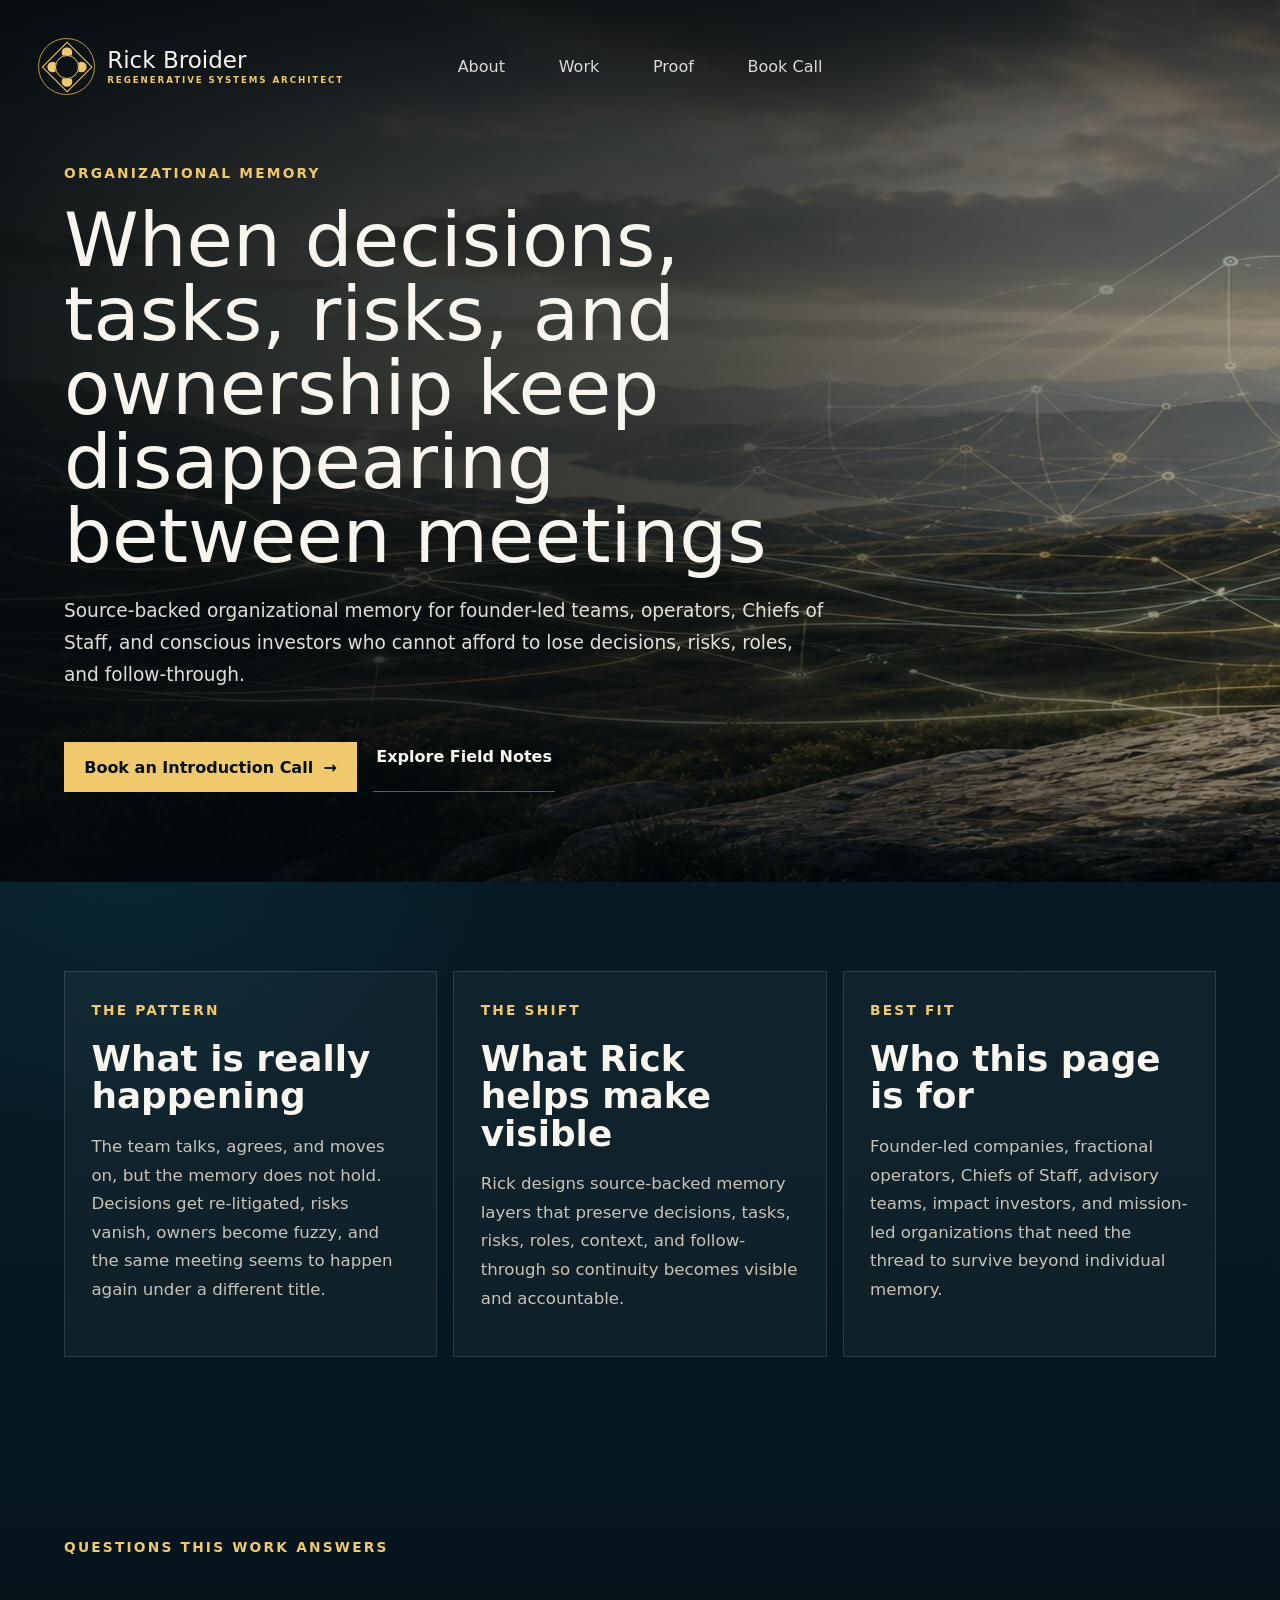
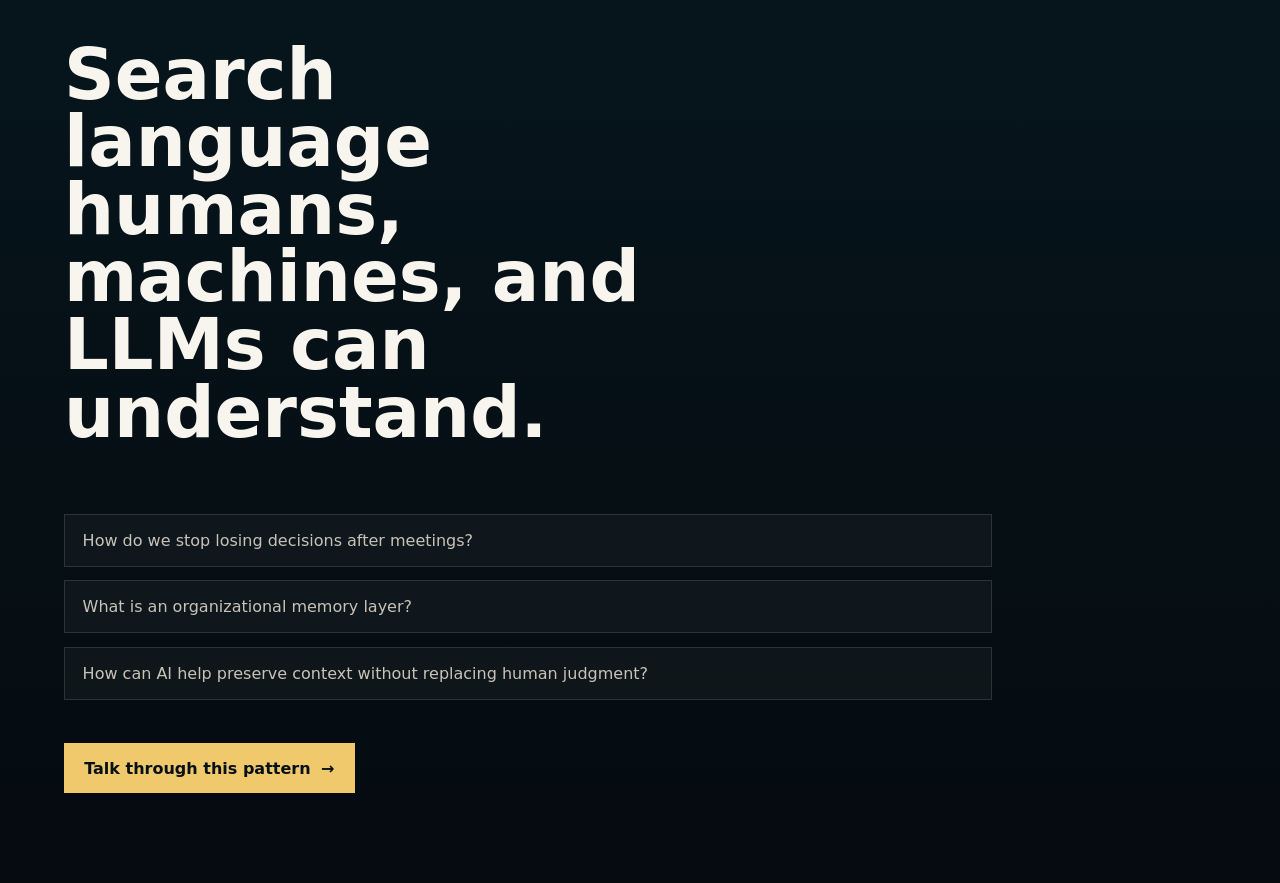
<file: organizational-memory/index.html>
<!doctype html>
<html lang="en">
  <head>
    <meta charset="UTF-8" />
    <meta name="viewport" content="width=device-width, initial-scale=1.0" />
    <title>Organizational Memory Systems | Rick Broider</title>
    <meta name="description" content="Source-backed organizational memory for founder-led teams, operators, Chiefs of Staff, and conscious investors who cannot afford to lose decisions, risks, roles, and follow-through." />
    <link rel="canonical" href="https://rickbroider.com/organizational-memory/" />
    <meta property="og:title" content="Organizational Memory Systems | Rick Broider" />
    <meta property="og:description" content="Source-backed organizational memory for founder-led teams, operators, Chiefs of Staff, and conscious investors who cannot afford to lose decisions, risks, roles, and follow-through." />
    <meta property="og:type" content="article" />
    <meta property="og:url" content="https://rickbroider.com/organizational-memory/" />
    <meta property="og:image" content="https://rickbroider.com/assets/hero-atf-target.png" />
    <meta property="og:image:width" content="1600" />
    <meta property="og:image:height" content="900" />
    <meta property="og:image:alt" content="Rick Broider regenerative systems architecture preview image." />
    <meta property="og:site_name" content="RickBroider.com" />
    <meta name="twitter:card" content="summary_large_image" />
    <meta name="twitter:title" content="Organizational Memory Systems | Rick Broider" />
    <meta name="twitter:description" content="Source-backed organizational memory for founder-led teams, operators, Chiefs of Staff, and conscious investors who cannot afford to lose decisions, risks, roles, and follow-through." />
    <meta name="twitter:image" content="https://rickbroider.com/assets/hero-atf-target.png" />
    <meta name="twitter:image:alt" content="Rick Broider regenerative systems architecture preview image." />
    <link rel="stylesheet" href="../styles.css?v=20260804-doorway-cards" />
    <script type="application/ld+json">
      {
        "@context": "https://schema.org",
        "@graph": [
          {
            "@type": "Article",
            "@id": "https://rickbroider.com/organizational-memory/#article",
            "headline": "When decisions, tasks, risks, and ownership keep disappearing between meetings",
            "description": "Source-backed organizational memory for founder-led teams, operators, Chiefs of Staff, and conscious investors who cannot afford to lose decisions, risks, roles, and follow-through.",
            "url": "https://rickbroider.com/organizational-memory/",
            "image": "https://rickbroider.com/assets/hero-atf-target.png",
            "author": { "@type": "Person", "name": "Rick Broider", "url": "https://rickbroider.com/" },
            "publisher": { "@type": "Person", "name": "Rick Broider", "url": "https://rickbroider.com/" },
            "mainEntityOfPage": "https://rickbroider.com/organizational-memory/"
          },
          {
            "@type": "FAQPage",
            "@id": "https://rickbroider.com/organizational-memory/#faq",
            "mainEntity": [
              { "@type": "Question", "name": "How do we stop losing decisions after meetings?", "acceptedAnswer": { "@type": "Answer", "text": "Rick Broider helps teams answer this by locating the operating pattern beneath the visible symptom, then designing practical roles, memory, governance, and execution rhythms." } },
              { "@type": "Question", "name": "What is an organizational memory layer?", "acceptedAnswer": { "@type": "Answer", "text": "Rick Broider helps teams answer this by locating the operating pattern beneath the visible symptom, then designing practical roles, memory, governance, and execution rhythms." } },
              { "@type": "Question", "name": "How can AI help preserve context without replacing human judgment?", "acceptedAnswer": { "@type": "Answer", "text": "Rick Broider helps teams answer this by locating the operating pattern beneath the visible symptom, then designing practical roles, memory, governance, and execution rhythms." } }
            ]
          }
        ]
      }
    </script>
  </head>
  <body class="pillar-page">
    <header class="site-header pillar-header">
      <a class="brand" href="../" aria-label="Rick Broider home">
        <span class="brand-mark" aria-hidden="true"></span>
        <span class="brand-text"><span>Rick Broider</span><span>Regenerative Systems Architect</span></span>
      </a>
      <nav class="nav" aria-label="Primary navigation">
        <a href="../#about">About</a>
        <a href="../#frameworks">Work</a>
        <a href="../#proof">Proof</a>
        <a href="https://calendar.app.google/Tcia8cAHw4945z8f7">Book Call</a>
      </nav>
    </header>
    <main>
      <article class="pillar-hero section">
        <p class="section-kicker">Organizational Memory</p>
        <h1>When decisions, tasks, risks, and ownership keep disappearing between meetings</h1>
        <p>Source-backed organizational memory for founder-led teams, operators, Chiefs of Staff, and conscious investors who cannot afford to lose decisions, risks, roles, and follow-through.</p>
        <div class="pillar-actions">
          <a class="button primary" href="https://calendar.app.google/Tcia8cAHw4945z8f7">Book an Introduction Call <span>→</span></a>
          <a class="button secondary" href="../#field-notes">Explore Field Notes</a>
        </div>
      </article>
      <section class="pillar-body section">
        <div class="pillar-panel"><p class="section-kicker">The Pattern</p><h2>What is really happening</h2><p>The team talks, agrees, and moves on, but the memory does not hold. Decisions get re-litigated, risks vanish, owners become fuzzy, and the same meeting seems to happen again under a different title.</p></div>
        <div class="pillar-panel"><p class="section-kicker">The Shift</p><h2>What Rick helps make visible</h2><p>Rick designs source-backed memory layers that preserve decisions, tasks, risks, roles, context, and follow-through so continuity becomes visible and accountable.</p></div>
        <div class="pillar-panel"><p class="section-kicker">Best Fit</p><h2>Who this page is for</h2><p>Founder-led companies, fractional operators, Chiefs of Staff, advisory teams, impact investors, and mission-led organizations that need the thread to survive beyond individual memory.</p></div>
      </section>
      <section class="pillar-questions section">
        <div class="section-heading"><p class="section-kicker">Questions This Work Answers</p><h2>Search language humans, machines, and LLMs can understand.</h2></div>
        <ul>
          <li>How do we stop losing decisions after meetings?</li>
          <li>What is an organizational memory layer?</li>
          <li>How can AI help preserve context without replacing human judgment?</li>
        </ul>
        <a class="button primary" href="https://calendar.app.google/Tcia8cAHw4945z8f7">Talk through this pattern <span>→</span></a>
      </section>
    </main>
  </body>
</html>
</file>
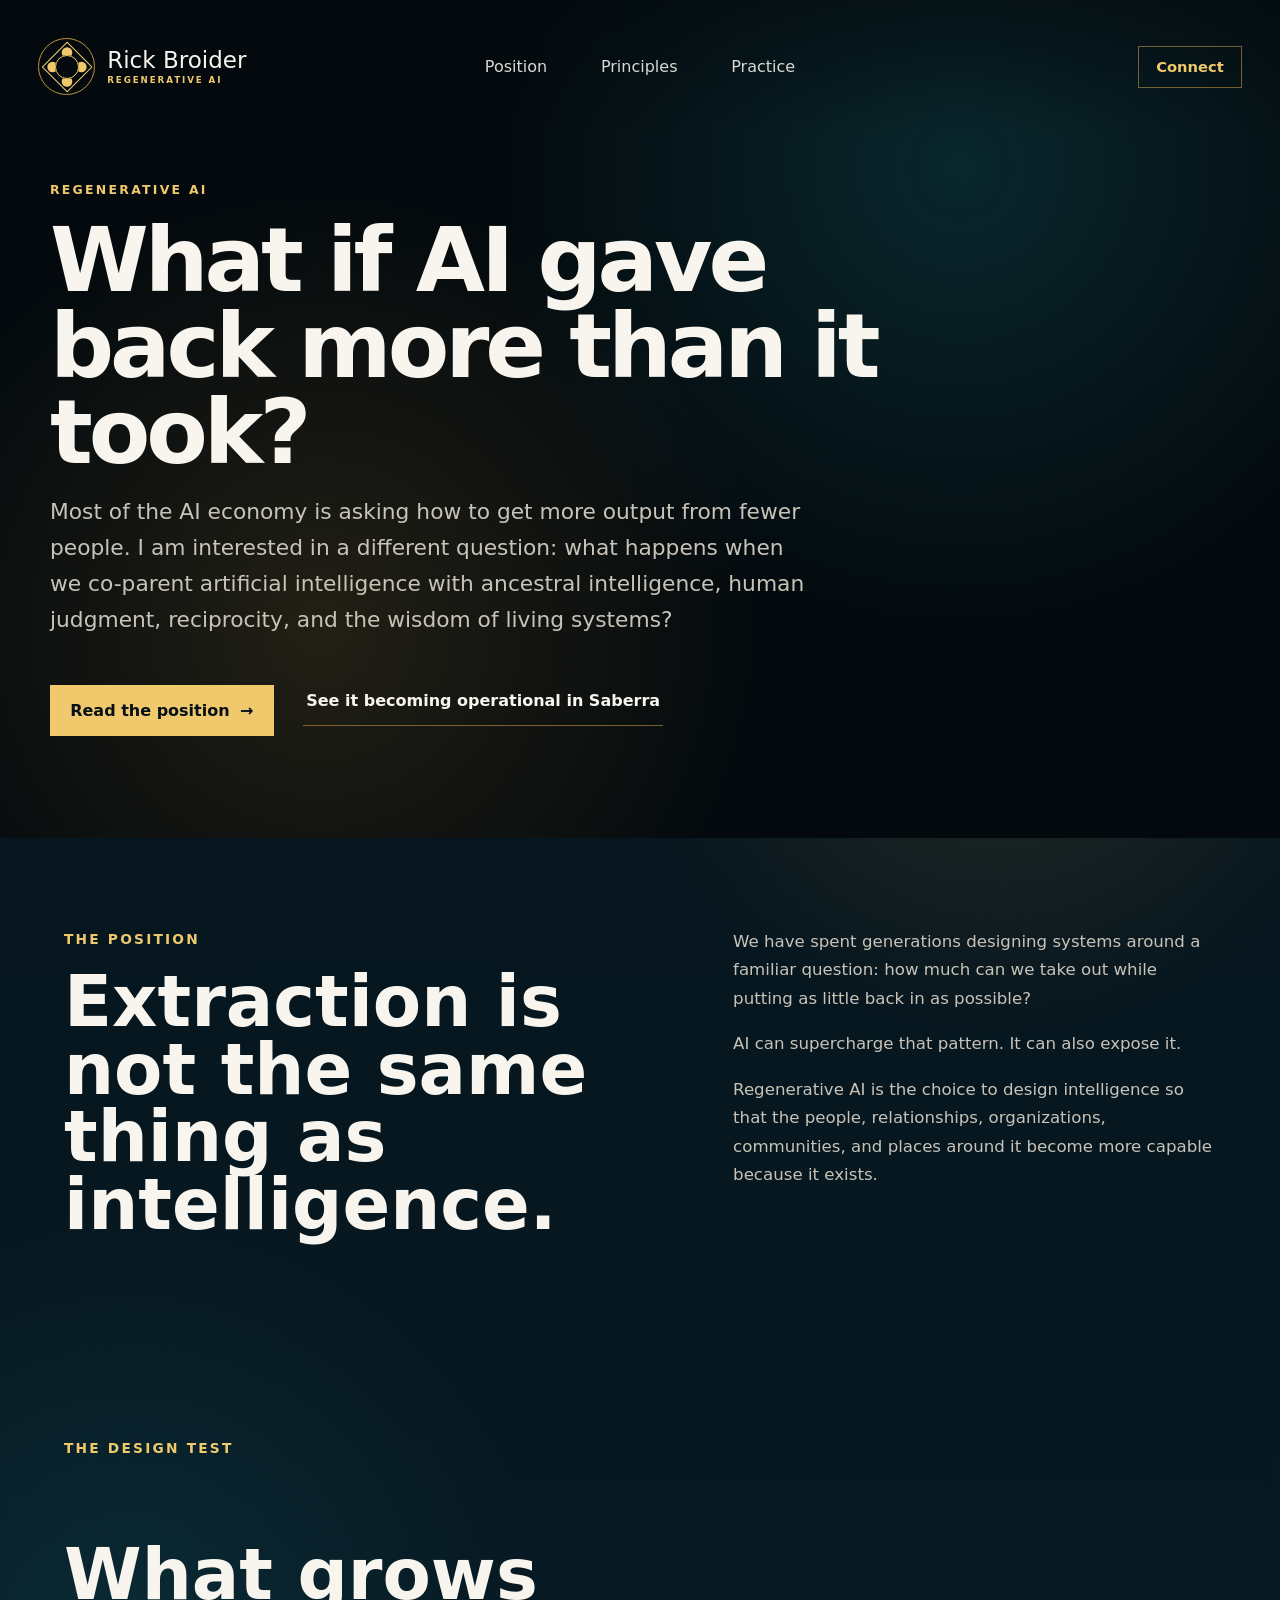
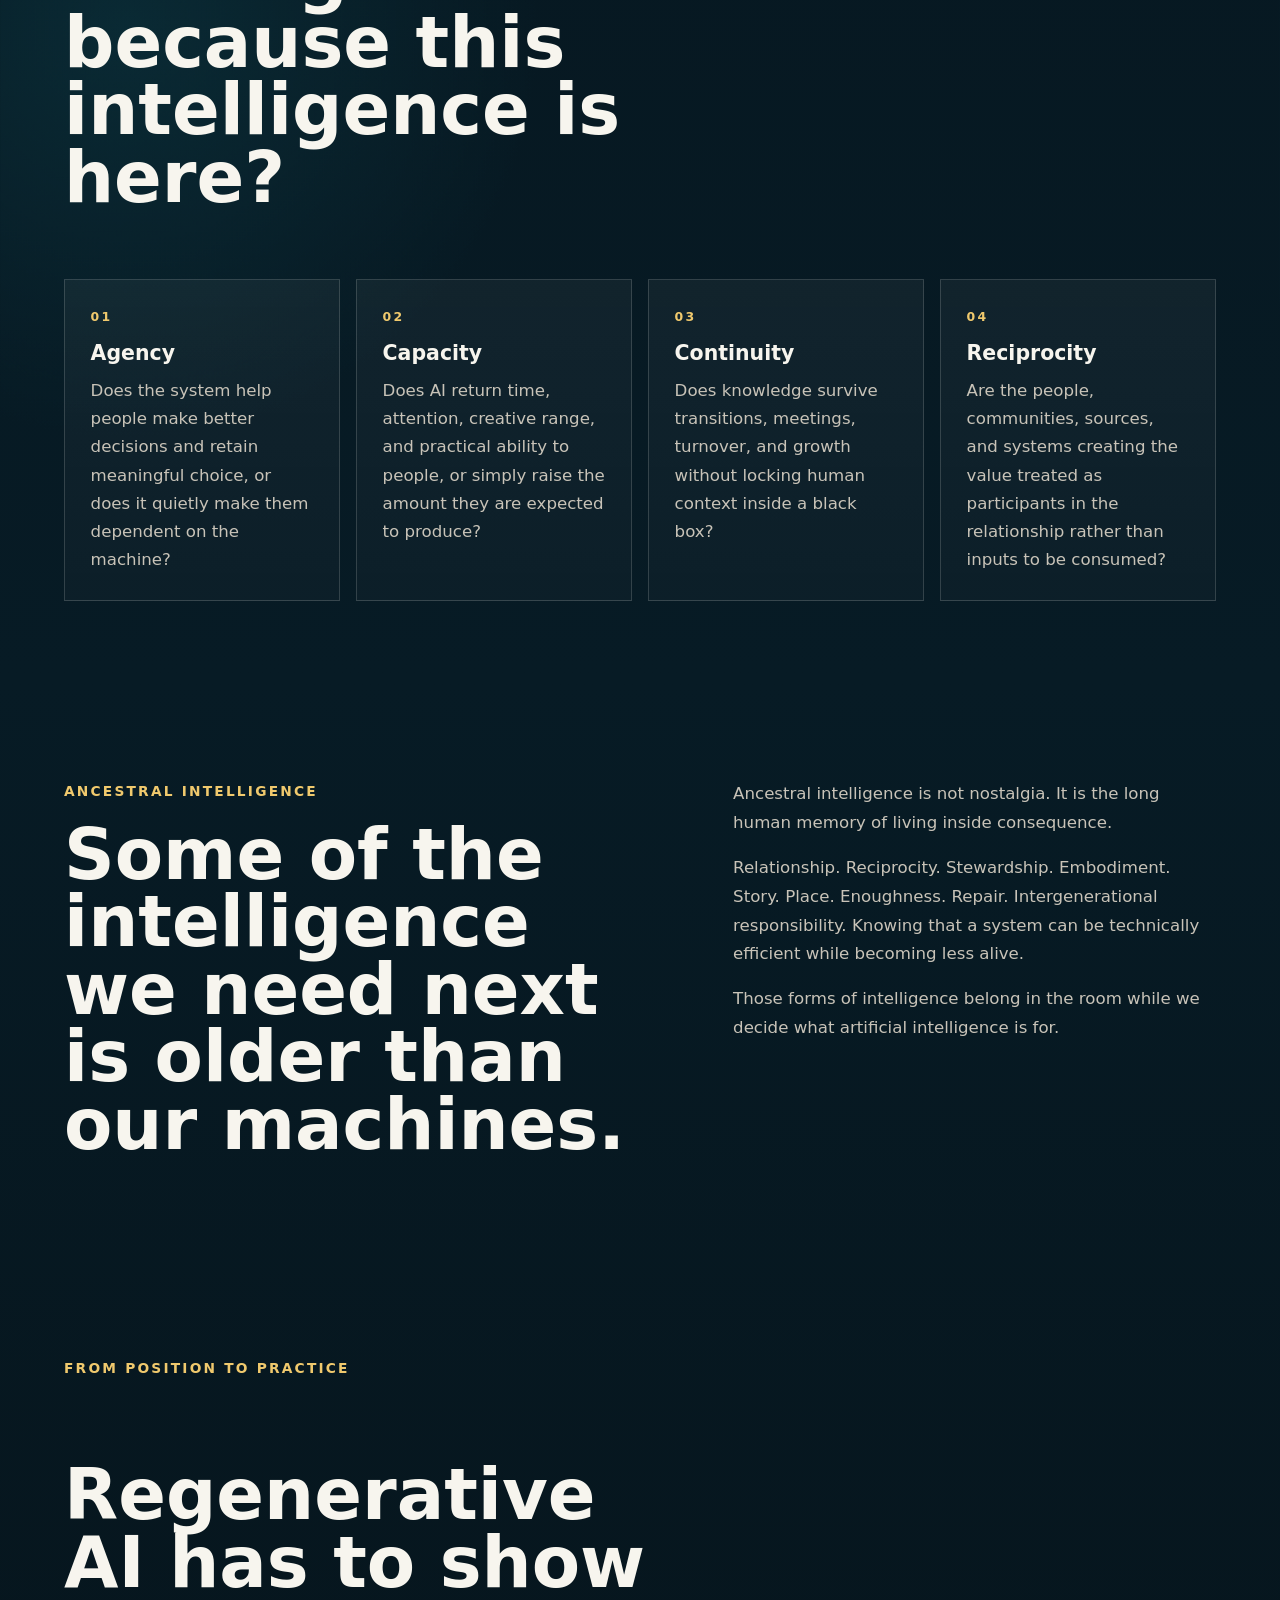
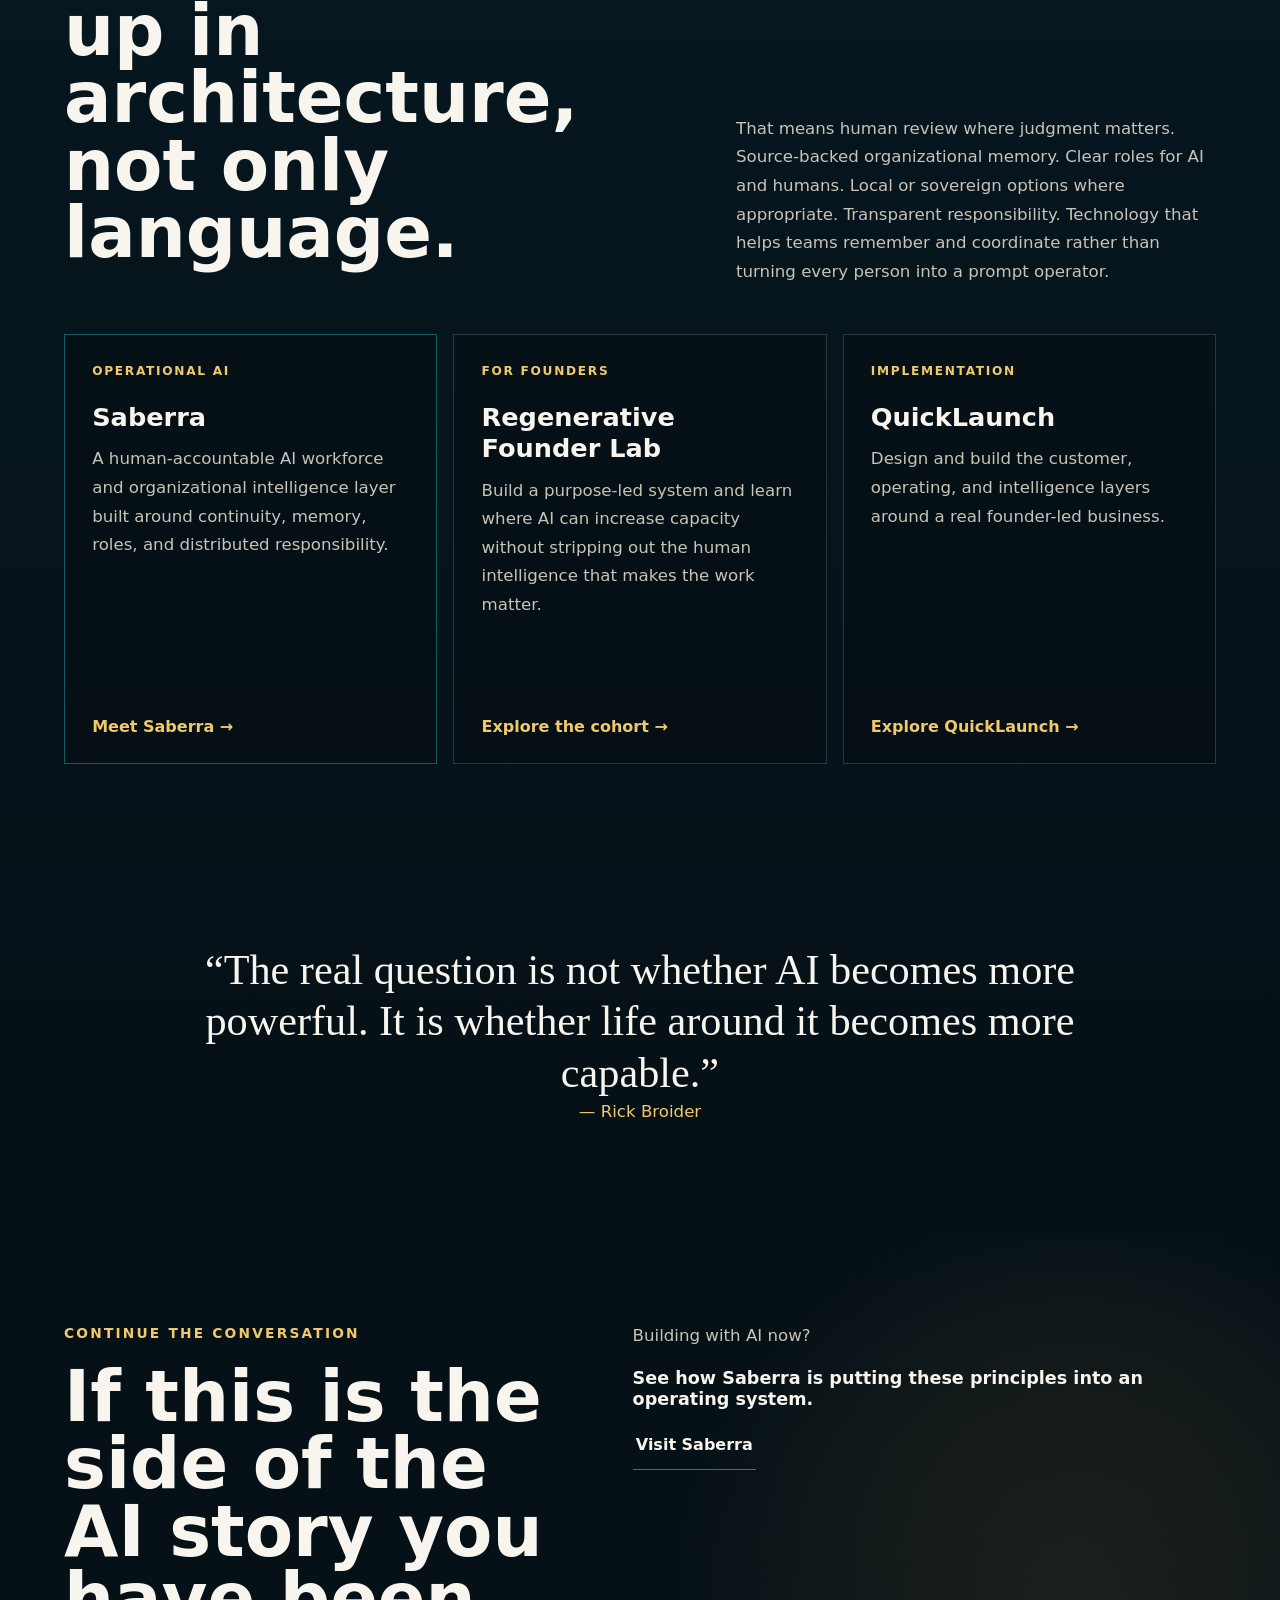
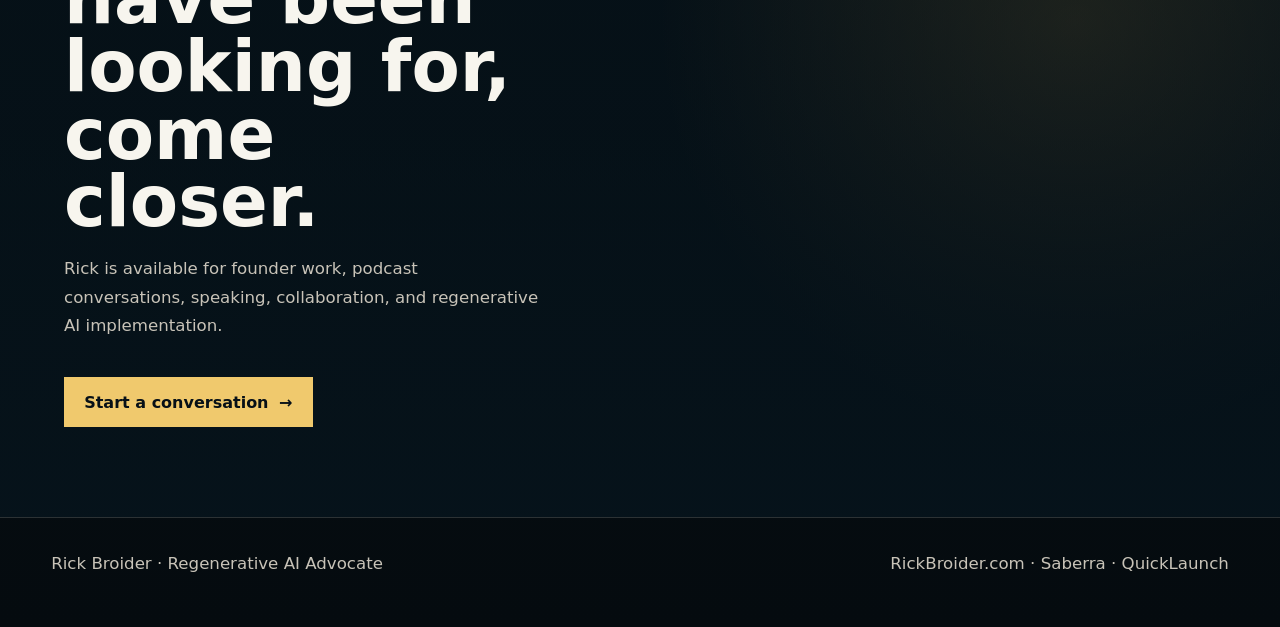
<file: regenerative-ai/index.html>
<!doctype html>
<html lang="en">
<head>
  <meta charset="UTF-8" />
  <meta name="viewport" content="width=device-width, initial-scale=1.0" />
  <title>What Is Regenerative AI? | Rick Broider</title>
  <meta name="description" content="Rick Broider's position on regenerative AI: artificial intelligence co-parented with ancestral intelligence, human judgment, reciprocity, and living-systems thinking." />
  <link rel="canonical" href="https://rickbroider.com/regenerative-ai/" />
  <meta property="og:title" content="What If AI Gave Back More Than It Took?" />
  <meta property="og:description" content="A regenerative AI position from Rick Broider: build intelligence that increases human agency, capacity, continuity, and resilience instead of extracting more." />
  <meta property="og:image" content="https://rickbroider.com/assets/hero-atf-target.png" />
  <link rel="stylesheet" href="../styles.css?v=20260929-regenerative-ai" />
</head>
<body>
  <header class="site-header">
    <a class="brand" href="../"><span class="brand-mark" aria-hidden="true"></span><span class="brand-text"><span>Rick Broider</span><span>Regenerative AI</span></span></a>
    <nav class="nav"><a href="#position">Position</a><a href="#principles">Principles</a><a href="#practice">Practice</a></nav>
    <a class="header-action" href="../#contact">Connect</a>
  </header>
  <main>
    <section class="cohort-hero">
      <div class="cohort-hero-inner">
        <p class="eyebrow">Regenerative AI</p>
        <h1>What if AI gave back more than it took?</h1>
        <p class="lead">Most of the AI economy is asking how to get more output from fewer people. I am interested in a different question: what happens when we co-parent artificial intelligence with ancestral intelligence, human judgment, reciprocity, and the wisdom of living systems?</p>
        <div class="hero-actions"><a class="button primary" href="#position">Read the position <span>→</span></a><a class="button secondary" href="https://saberra.com/">See it becoming operational in Saberra</a></div>
      </div>
    </section>

    <section class="section" id="position">
      <div class="orientation-grid">
        <div><p class="section-kicker">The Position</p><h2>Extraction is not the same thing as intelligence.</h2></div>
        <div class="rich-copy"><p>We have spent generations designing systems around a familiar question: how much can we take out while putting as little back in as possible?</p><p>AI can supercharge that pattern. It can also expose it.</p><p>Regenerative AI is the choice to design intelligence so that the people, relationships, organizations, communities, and places around it become more capable because it exists.</p></div>
      </div>
    </section>

    <section class="section" id="principles">
      <div class="section-heading"><p class="section-kicker">The Design Test</p><h2>What grows because this intelligence is here?</h2></div>
      <div class="pathway-grid">
        <article><span>01</span><h3>Agency</h3><p>Does the system help people make better decisions and retain meaningful choice, or does it quietly make them dependent on the machine?</p></article>
        <article><span>02</span><h3>Capacity</h3><p>Does AI return time, attention, creative range, and practical ability to people, or simply raise the amount they are expected to produce?</p></article>
        <article><span>03</span><h3>Continuity</h3><p>Does knowledge survive transitions, meetings, turnover, and growth without locking human context inside a black box?</p></article>
        <article><span>04</span><h3>Reciprocity</h3><p>Are the people, communities, sources, and systems creating the value treated as participants in the relationship rather than inputs to be consumed?</p></article>
      </div>
    </section>

    <section class="section">
      <div class="orientation-grid">
        <div><p class="section-kicker">Ancestral Intelligence</p><h2>Some of the intelligence we need next is older than our machines.</h2></div>
        <div class="rich-copy"><p>Ancestral intelligence is not nostalgia. It is the long human memory of living inside consequence.</p><p>Relationship. Reciprocity. Stewardship. Embodiment. Story. Place. Enoughness. Repair. Intergenerational responsibility. Knowing that a system can be technically efficient while becoming less alive.</p><p>Those forms of intelligence belong in the room while we decide what artificial intelligence is for.</p></div>
      </div>
    </section>

    <section class="section" id="practice">
      <div class="section-heading section-heading-wide"><p class="section-kicker">From Position to Practice</p><h2>Regenerative AI has to show up in architecture, not only language.</h2><p>That means human review where judgment matters. Source-backed organizational memory. Clear roles for AI and humans. Local or sovereign options where appropriate. Transparent responsibility. Technology that helps teams remember and coordinate rather than turning every person into a prompt operator.</p></div>
      <div class="three-door-grid">
        <a class="door-card door-card-featured" href="https://saberra.com/"><p class="project-type">Operational AI</p><h3>Saberra</h3><p>A human-accountable AI workforce and organizational intelligence layer built around continuity, memory, roles, and distributed responsibility.</p><span>Meet Saberra <b>→</b></span></a>
        <a class="door-card" href="../regenerative-founder-lab/"><p class="project-type">For Founders</p><h3>Regenerative Founder Lab</h3><p>Build a purpose-led system and learn where AI can increase capacity without stripping out the human intelligence that makes the work matter.</p><span>Explore the cohort <b>→</b></span></a>
        <a class="door-card" href="https://quicklaunchconsulting.com/"><p class="project-type">Implementation</p><h3>QuickLaunch</h3><p>Design and build the customer, operating, and intelligence layers around a real founder-led business.</p><span>Explore QuickLaunch <b>→</b></span></a>
      </div>
    </section>

    <section class="section principle-band"><blockquote>“The real question is not whether AI becomes more powerful. It is whether life around it becomes more capable.”</blockquote><p>— Rick Broider</p></section>

    <section class="contact section">
      <div class="contact-copy"><p class="section-kicker">Continue the Conversation</p><h2>If this is the side of the AI story you have been looking for, come closer.</h2><p>Rick is available for founder work, podcast conversations, speaking, collaboration, and regenerative AI implementation.</p><a class="button primary" href="../#contact">Start a conversation <span>→</span></a></div>
      <div class="calendar-card"><p class="way-label">Building with AI now?</p><h3>See how Saberra is putting these principles into an operating system.</h3><a class="button secondary" href="https://saberra.com/">Visit Saberra</a></div>
    </section>
  </main>
  <footer class="site-footer"><p>Rick Broider · Regenerative AI Advocate</p><p><a href="../">RickBroider.com</a> · <a href="https://saberra.com/">Saberra</a> · <a href="https://quicklaunchconsulting.com/">QuickLaunch</a></p></footer>
</body>
</html>
</file>
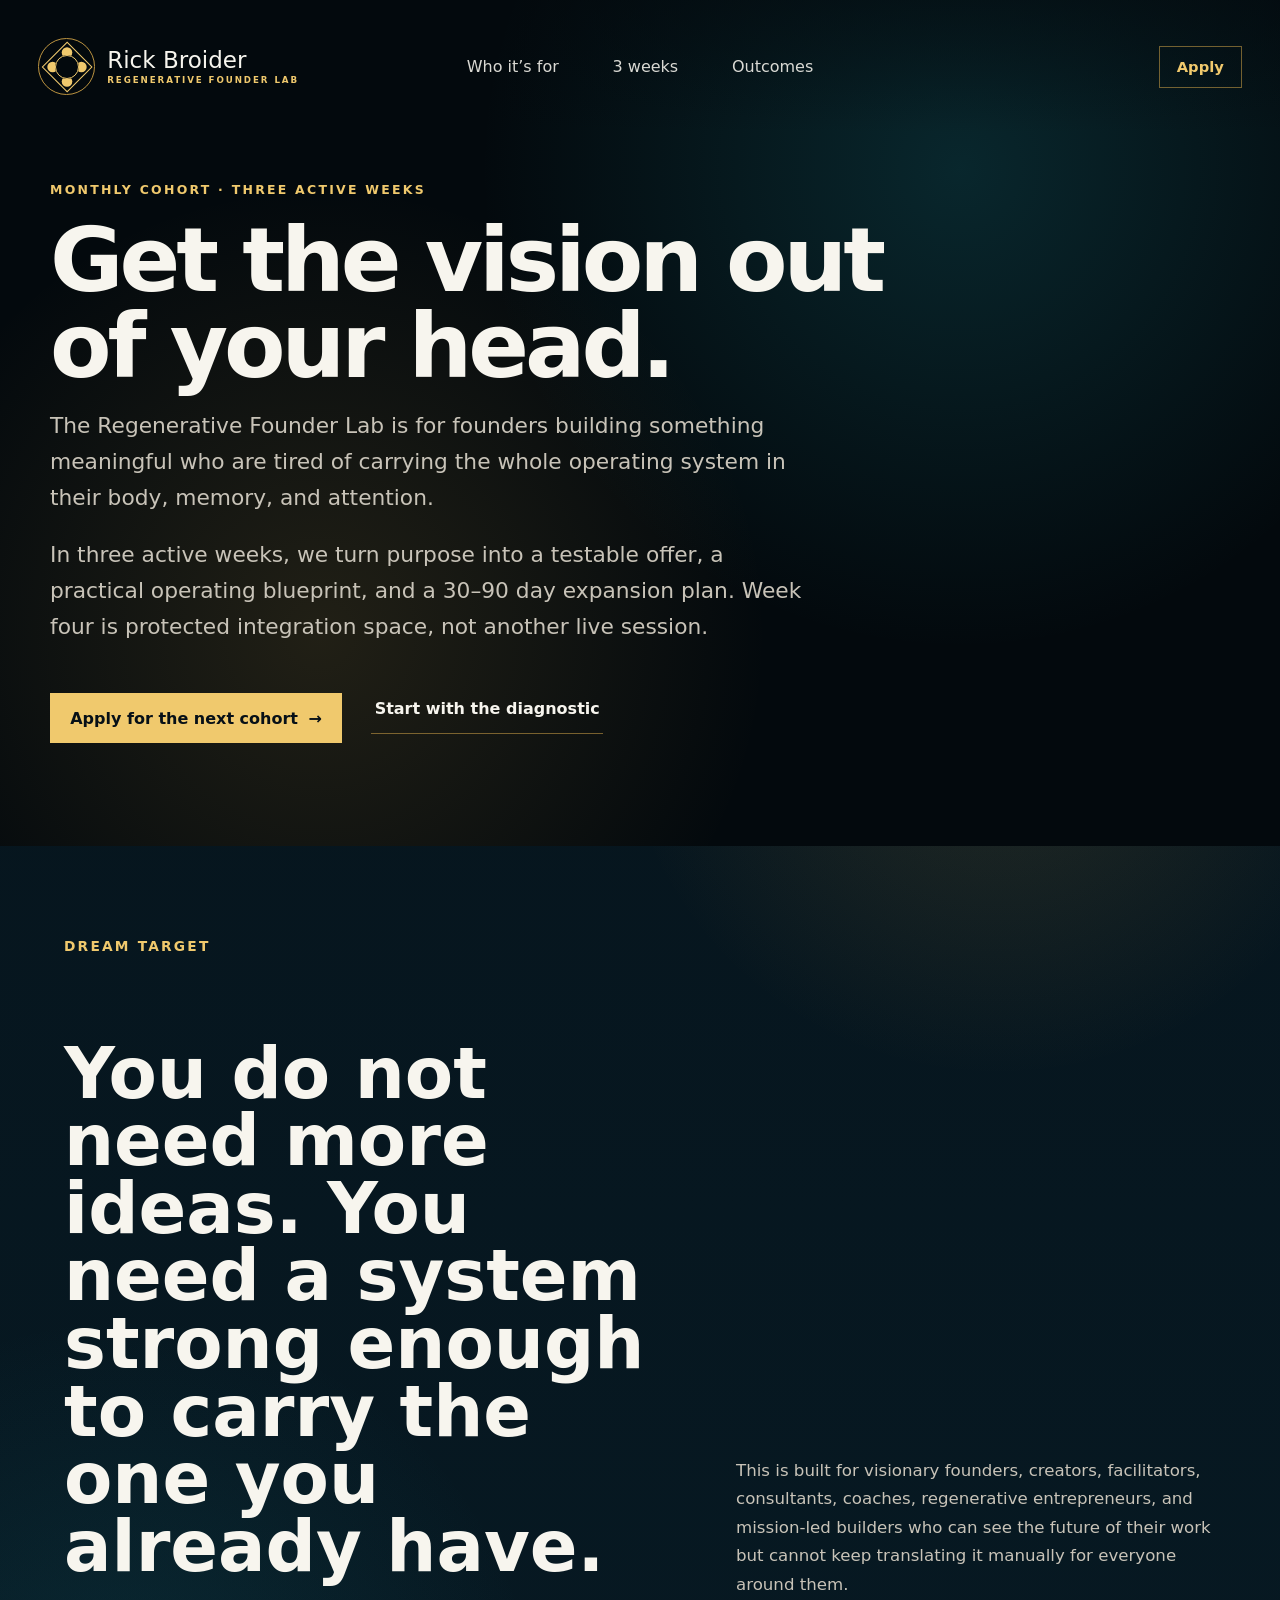
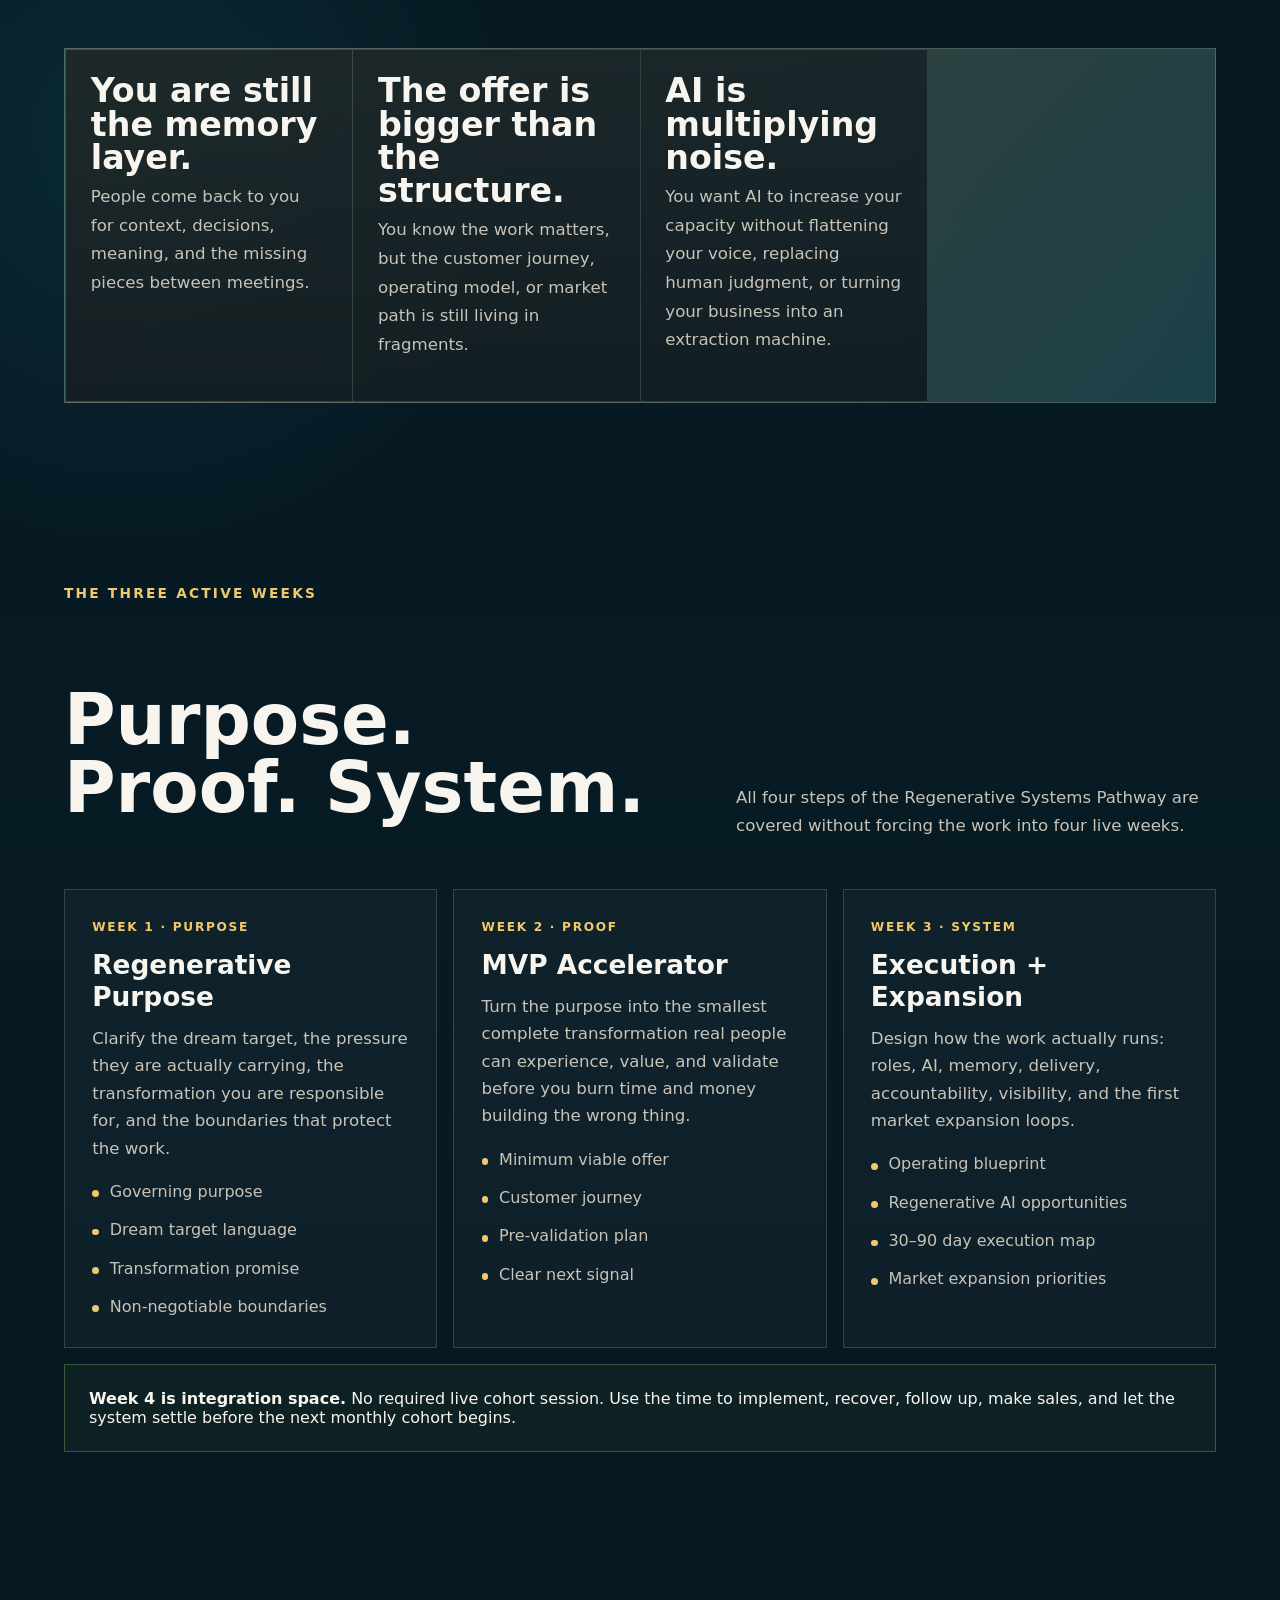
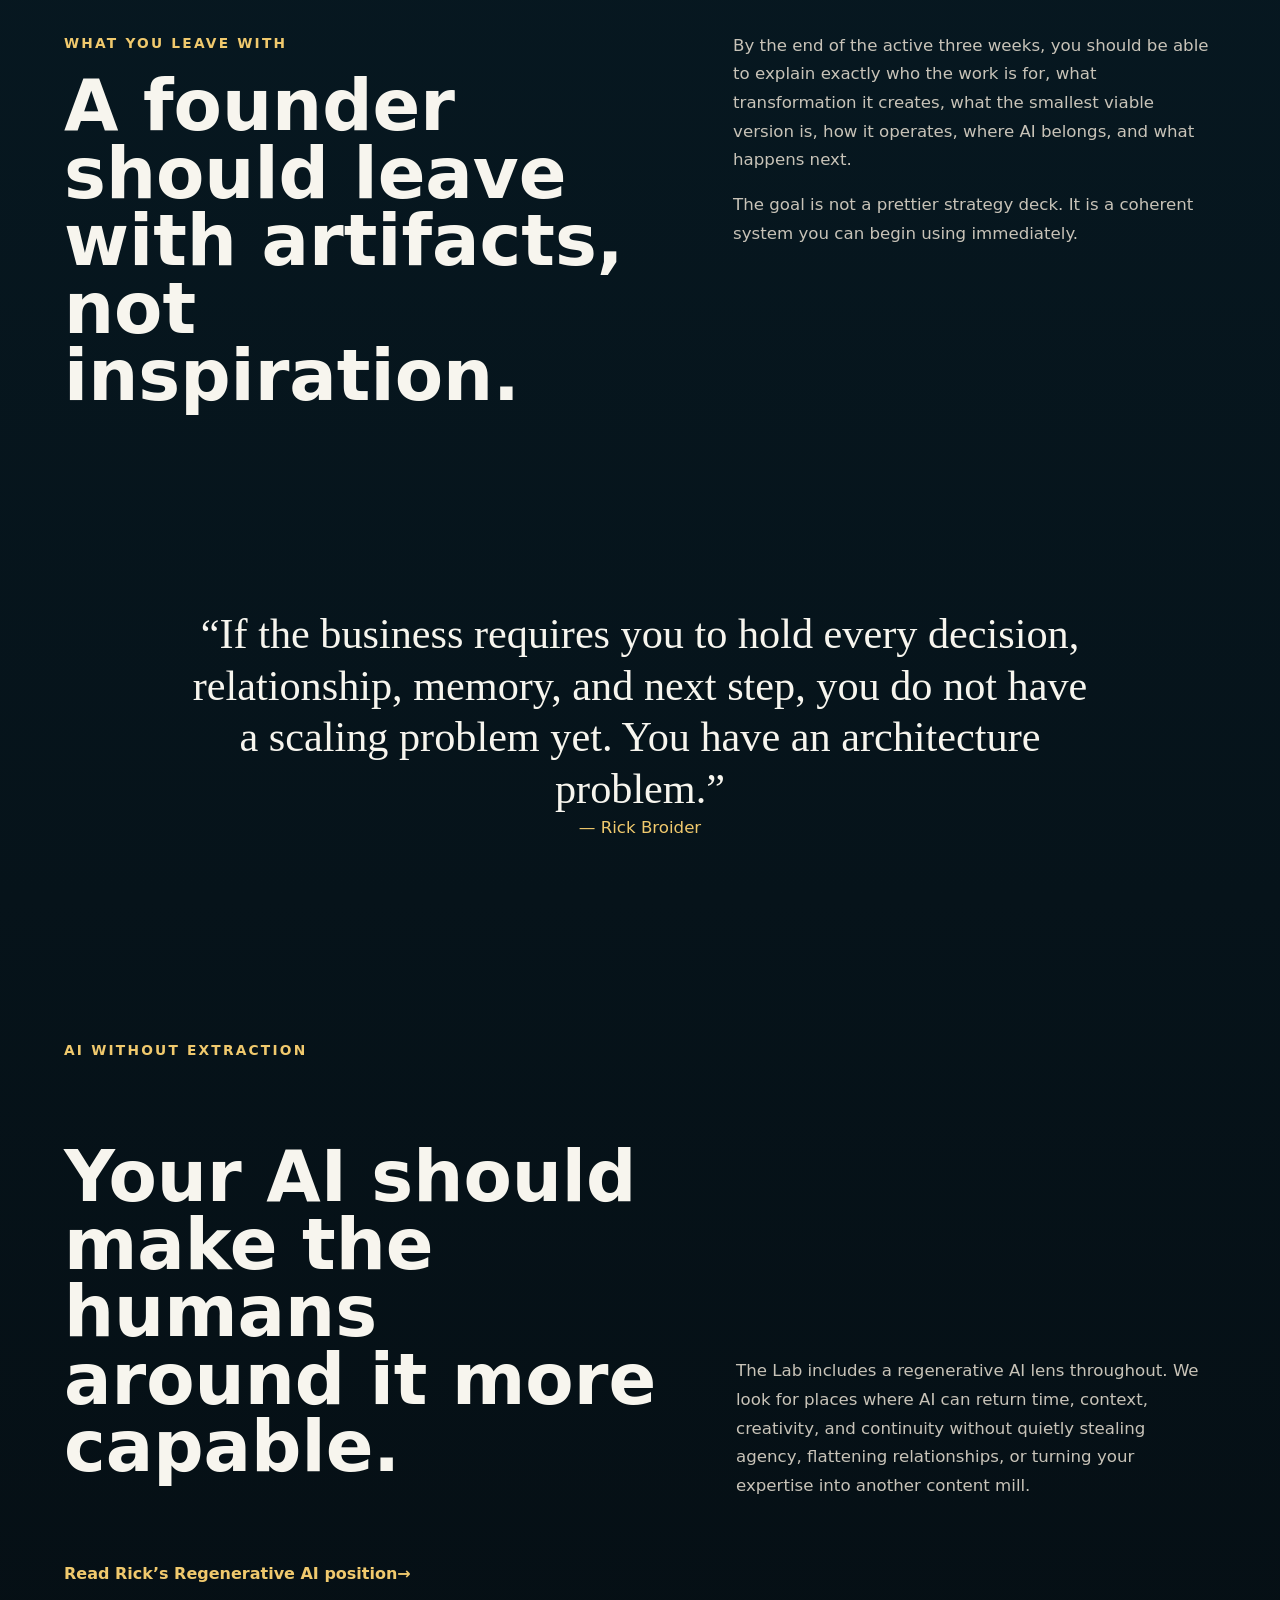
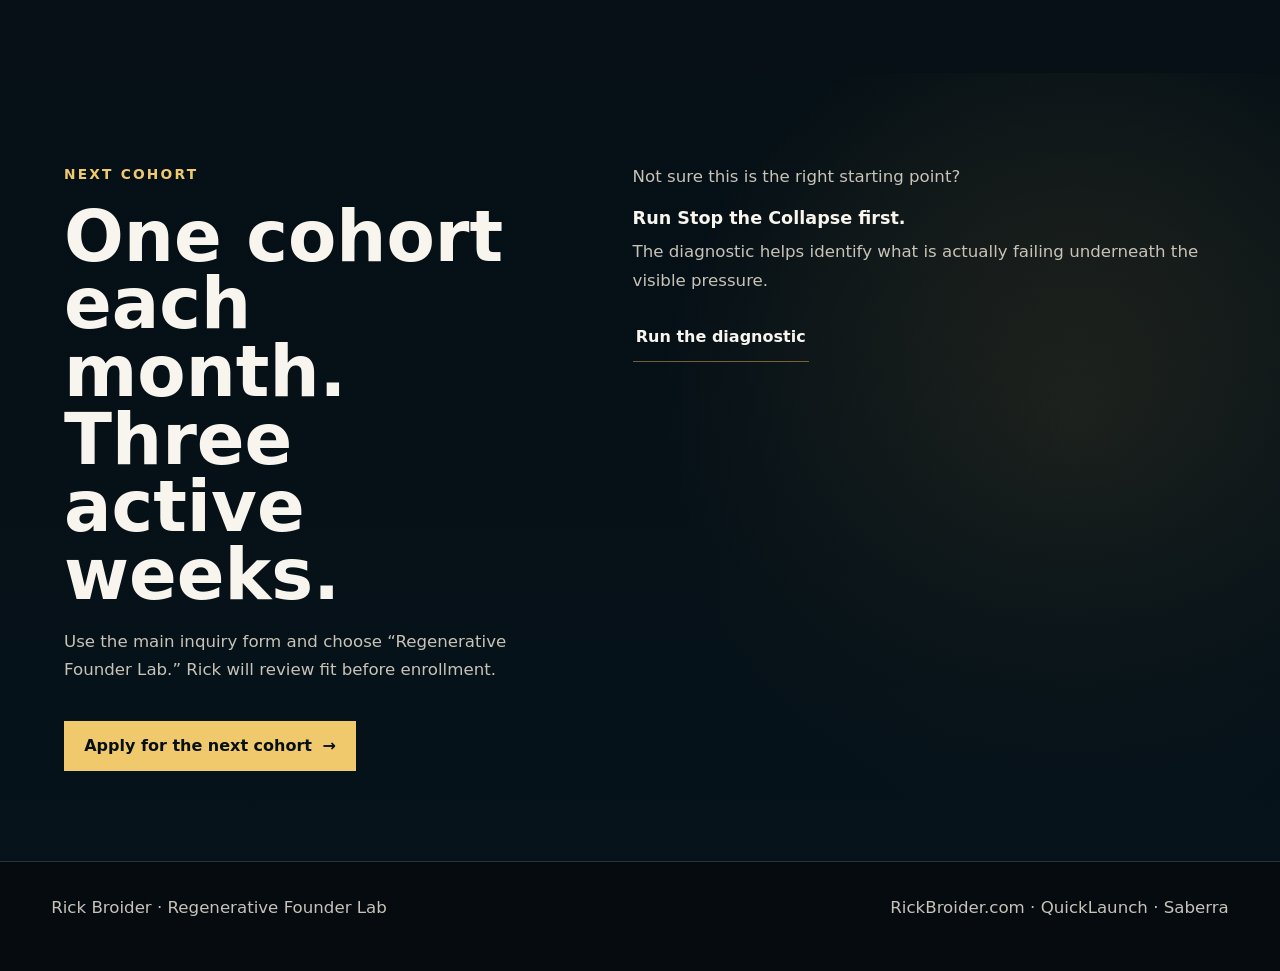
<file: regenerative-founder-lab/index.html>
<!doctype html>
<html lang="en">
<head>
  <meta charset="UTF-8" />
  <meta name="viewport" content="width=device-width, initial-scale=1.0" />
  <title>Regenerative Founder Lab | 3-Week Cohort with Rick Broider</title>
  <meta name="description" content="A three-active-week monthly cohort for visionary founders. Clarify purpose, validate the smallest complete offer, build the operating architecture, and leave with a 30–90 day market expansion plan." />
  <link rel="canonical" href="https://rickbroider.com/regenerative-founder-lab/" />
  <meta property="og:title" content="Regenerative Founder Lab | Three Active Weeks" />
  <meta property="og:description" content="Get the vision out of your head and into a coherent regenerative system people can understand, validate, operate, and grow." />
  <meta property="og:image" content="https://rickbroider.com/assets/hero-atf-target.png" />
  <link rel="stylesheet" href="../styles.css?v=20260929-regenerative-ai" />
</head>
<body>
  <header class="site-header">
    <a class="brand" href="../"><span class="brand-mark" aria-hidden="true"></span><span class="brand-text"><span>Rick Broider</span><span>Regenerative Founder Lab</span></span></a>
    <nav class="nav"><a href="#who">Who it’s for</a><a href="#weeks">3 weeks</a><a href="#outcomes">Outcomes</a></nav>
    <a class="header-action" href="../#contact">Apply</a>
  </header>
  <main>
    <section class="cohort-hero">
      <div class="cohort-hero-inner">
        <p class="eyebrow">Monthly Cohort · Three Active Weeks</p>
        <h1>Get the vision out of your head.</h1>
        <p class="lead">The Regenerative Founder Lab is for founders building something meaningful who are tired of carrying the whole operating system in their body, memory, and attention.</p>
        <p class="lead">In three active weeks, we turn purpose into a testable offer, a practical operating blueprint, and a 30–90 day expansion plan. Week four is protected integration space, not another live session.</p>
        <div class="hero-actions"><a class="button primary" href="../#contact">Apply for the next cohort <span>→</span></a><a class="button secondary" href="https://stopthecollapse.com/">Start with the diagnostic</a></div>
      </div>
    </section>

    <section class="section" id="who">
      <div class="section-heading section-heading-wide">
        <p class="section-kicker">Dream Target</p>
        <h2>You do not need more ideas. You need a system strong enough to carry the one you already have.</h2>
        <p>This is built for visionary founders, creators, facilitators, consultants, coaches, regenerative entrepreneurs, and mission-led builders who can see the future of their work but cannot keep translating it manually for everyone around them.</p>
      </div>
      <div class="trust-grid">
        <article><h3>You are still the memory layer.</h3><p>People come back to you for context, decisions, meaning, and the missing pieces between meetings.</p></article>
        <article><h3>The offer is bigger than the structure.</h3><p>You know the work matters, but the customer journey, operating model, or market path is still living in fragments.</p></article>
        <article><h3>AI is multiplying noise.</h3><p>You want AI to increase your capacity without flattening your voice, replacing human judgment, or turning your business into an extraction machine.</p></article>
      </div>
    </section>

    <section class="section" id="weeks">
      <div class="section-heading"><p class="section-kicker">The Three Active Weeks</p><h2>Purpose. Proof. System.</h2><p>All four steps of the Regenerative Systems Pathway are covered without forcing the work into four live weeks.</p></div>
      <div class="week-grid">
        <article><p class="week-number">Week 1 · Purpose</p><h3>Regenerative Purpose</h3><p>Clarify the dream target, the pressure they are actually carrying, the transformation you are responsible for, and the boundaries that protect the work.</p><ul class="clean-list"><li>Governing purpose</li><li>Dream target language</li><li>Transformation promise</li><li>Non-negotiable boundaries</li></ul></article>
        <article><p class="week-number">Week 2 · Proof</p><h3>MVP Accelerator</h3><p>Turn the purpose into the smallest complete transformation real people can experience, value, and validate before you burn time and money building the wrong thing.</p><ul class="clean-list"><li>Minimum viable offer</li><li>Customer journey</li><li>Pre-validation plan</li><li>Clear next signal</li></ul></article>
        <article><p class="week-number">Week 3 · System</p><h3>Execution + Expansion</h3><p>Design how the work actually runs: roles, AI, memory, delivery, accountability, visibility, and the first market expansion loops.</p><ul class="clean-list"><li>Operating blueprint</li><li>Regenerative AI opportunities</li><li>30–90 day execution map</li><li>Market expansion priorities</li></ul></article>
      </div>
      <div class="integration-card"><strong>Week 4 is integration space.</strong> No required live cohort session. Use the time to implement, recover, follow up, make sales, and let the system settle before the next monthly cohort begins.</div>
    </section>

    <section class="section" id="outcomes">
      <div class="orientation-grid">
        <div><p class="section-kicker">What You Leave With</p><h2>A founder should leave with artifacts, not inspiration.</h2></div>
        <div class="rich-copy"><p>By the end of the active three weeks, you should be able to explain exactly who the work is for, what transformation it creates, what the smallest viable version is, how it operates, where AI belongs, and what happens next.</p><p>The goal is not a prettier strategy deck. It is a coherent system you can begin using immediately.</p></div>
      </div>
    </section>

    <section class="section principle-band">
      <blockquote>“If the business requires you to hold every decision, relationship, memory, and next step, you do not have a scaling problem yet. You have an architecture problem.”</blockquote><p>— Rick Broider</p>
    </section>

    <section class="section">
      <div class="section-heading section-heading-wide"><p class="section-kicker">AI Without Extraction</p><h2>Your AI should make the humans around it more capable.</h2><p>The Lab includes a regenerative AI lens throughout. We look for places where AI can return time, context, creativity, and continuity without quietly stealing agency, flattening relationships, or turning your expertise into another content mill.</p></div>
      <a class="text-link" href="../regenerative-ai/">Read Rick’s Regenerative AI position <span>→</span></a>
    </section>

    <section class="contact section">
      <div class="contact-copy"><p class="section-kicker">Next Cohort</p><h2>One cohort each month. Three active weeks.</h2><p>Use the main inquiry form and choose “Regenerative Founder Lab.” Rick will review fit before enrollment.</p><a class="button primary" href="../#contact">Apply for the next cohort <span>→</span></a></div>
      <div class="calendar-card"><p class="way-label">Not sure this is the right starting point?</p><h3>Run Stop the Collapse first.</h3><p>The diagnostic helps identify what is actually failing underneath the visible pressure.</p><a class="button secondary" href="https://stopthecollapse.com/">Run the diagnostic</a></div>
    </section>
  </main>
  <footer class="site-footer"><p>Rick Broider · Regenerative Founder Lab</p><p><a href="../">RickBroider.com</a> · <a href="https://quicklaunchconsulting.com/">QuickLaunch</a> · <a href="https://saberra.com/">Saberra</a></p></footer>
</body>
</html>
</file>
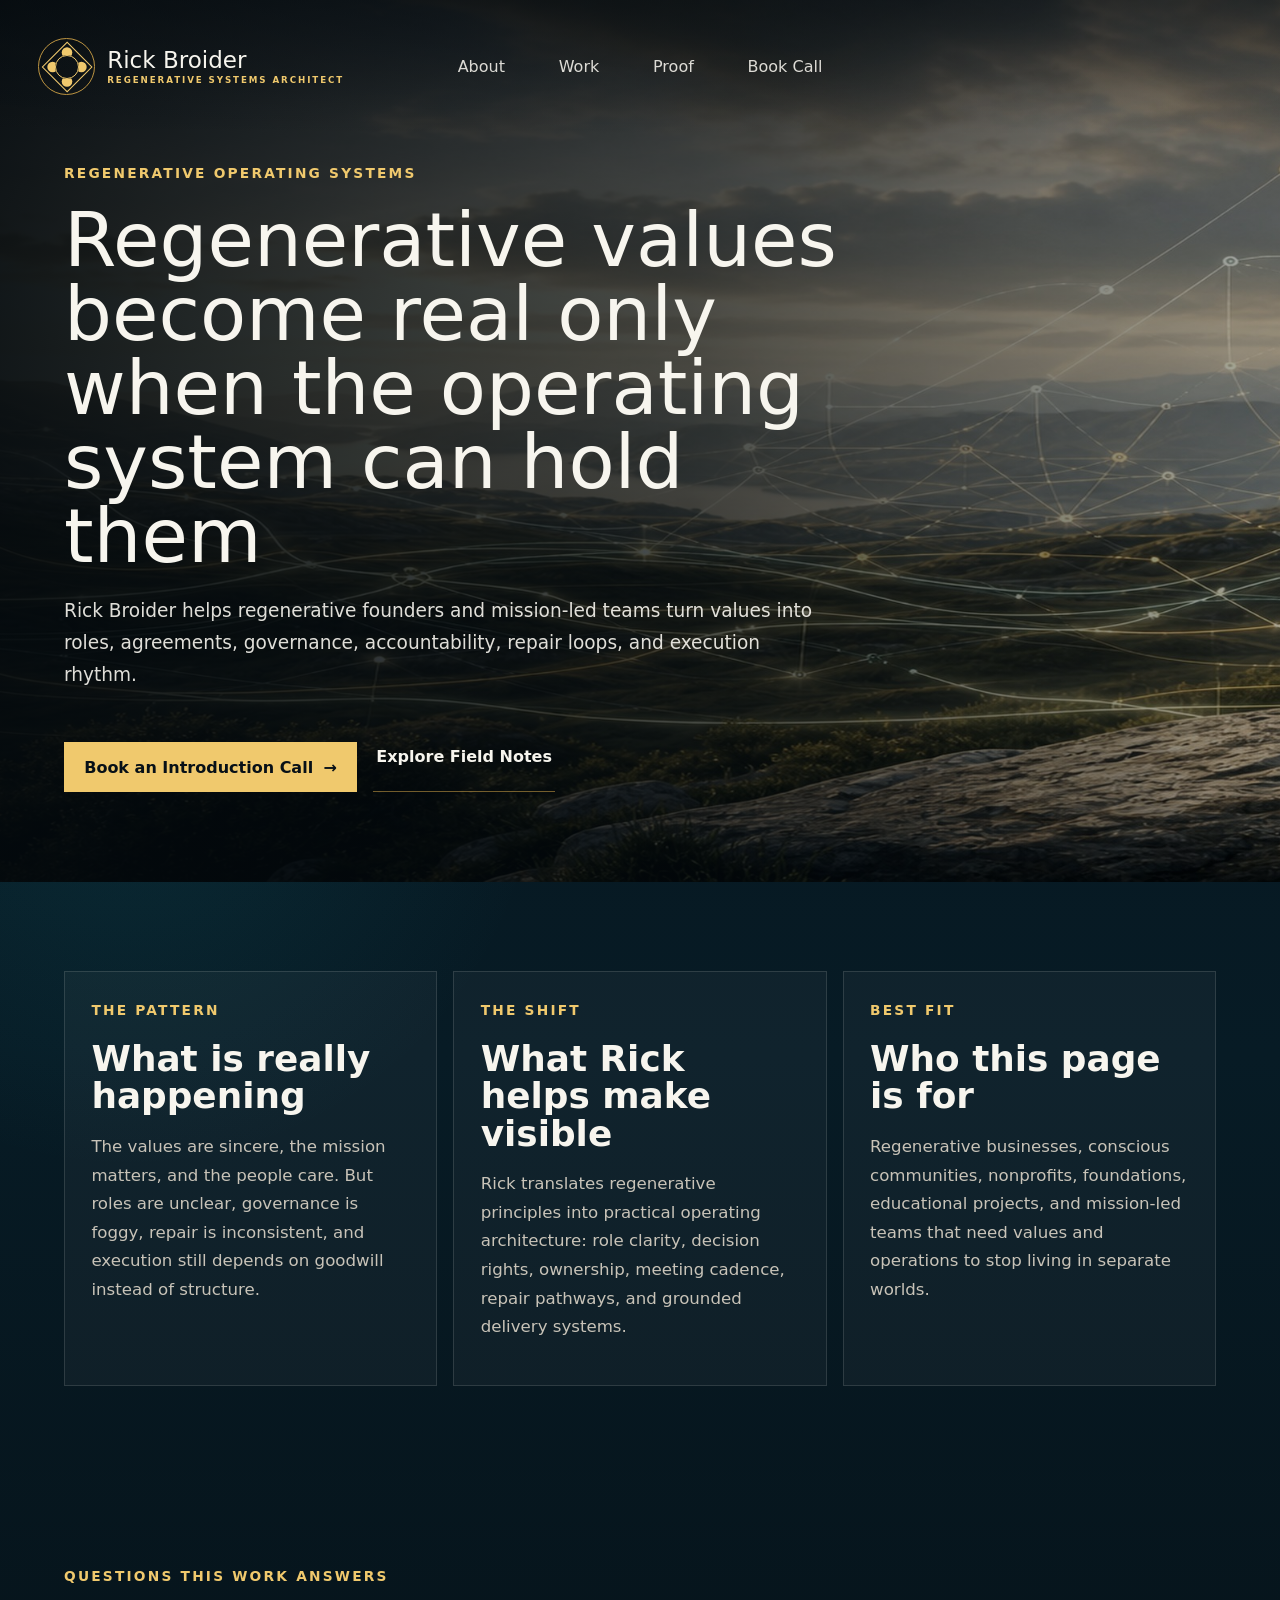
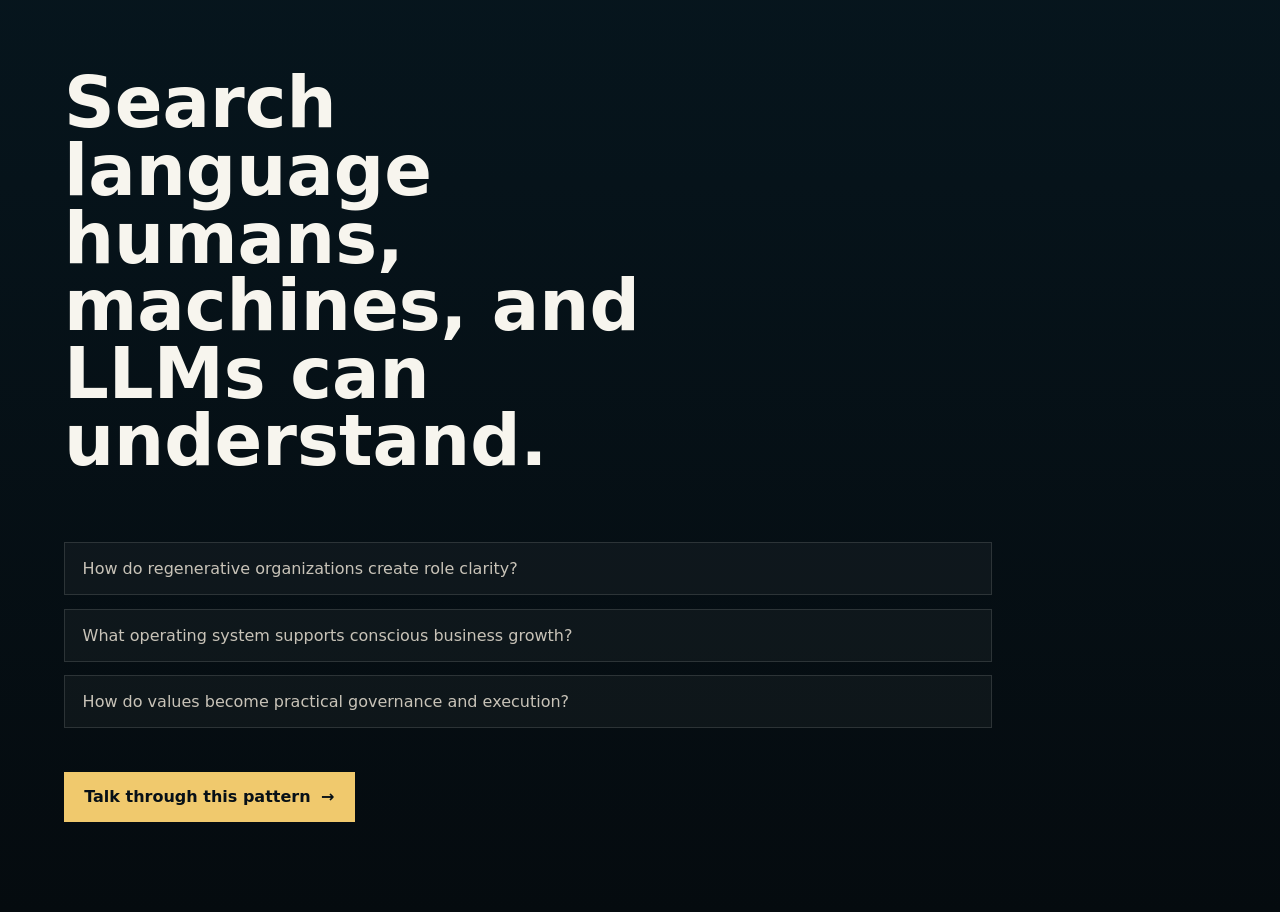
<file: regenerative-operating-systems/index.html>
<!doctype html>
<html lang="en">
  <head>
    <meta charset="UTF-8" />
    <meta name="viewport" content="width=device-width, initial-scale=1.0" />
    <title>Regenerative Operating Systems | Rick Broider</title>
    <meta name="description" content="Rick Broider helps regenerative founders and mission-led teams turn values into roles, agreements, governance, accountability, repair loops, and execution rhythm." />
    <link rel="canonical" href="https://rickbroider.com/regenerative-operating-systems/" />
    <meta property="og:title" content="Regenerative Operating Systems | Rick Broider" />
    <meta property="og:description" content="Rick Broider helps regenerative founders and mission-led teams turn values into roles, agreements, governance, accountability, repair loops, and execution rhythm." />
    <meta property="og:type" content="article" />
    <meta property="og:url" content="https://rickbroider.com/regenerative-operating-systems/" />
    <meta property="og:image" content="https://rickbroider.com/assets/hero-atf-target.png" />
    <meta property="og:image:width" content="1600" />
    <meta property="og:image:height" content="900" />
    <meta property="og:image:alt" content="Rick Broider regenerative systems architecture preview image." />
    <meta property="og:site_name" content="RickBroider.com" />
    <meta name="twitter:card" content="summary_large_image" />
    <meta name="twitter:title" content="Regenerative Operating Systems | Rick Broider" />
    <meta name="twitter:description" content="Rick Broider helps regenerative founders and mission-led teams turn values into roles, agreements, governance, accountability, repair loops, and execution rhythm." />
    <meta name="twitter:image" content="https://rickbroider.com/assets/hero-atf-target.png" />
    <meta name="twitter:image:alt" content="Rick Broider regenerative systems architecture preview image." />
    <link rel="stylesheet" href="../styles.css?v=20260804-doorway-cards" />
    <script type="application/ld+json">
      {
        "@context": "https://schema.org",
        "@graph": [
          {
            "@type": "Article",
            "@id": "https://rickbroider.com/regenerative-operating-systems/#article",
            "headline": "Regenerative values become real only when the operating system can hold them",
            "description": "Rick Broider helps regenerative founders and mission-led teams turn values into roles, agreements, governance, accountability, repair loops, and execution rhythm.",
            "url": "https://rickbroider.com/regenerative-operating-systems/",
            "image": "https://rickbroider.com/assets/hero-atf-target.png",
            "author": { "@type": "Person", "name": "Rick Broider", "url": "https://rickbroider.com/" },
            "publisher": { "@type": "Person", "name": "Rick Broider", "url": "https://rickbroider.com/" },
            "mainEntityOfPage": "https://rickbroider.com/regenerative-operating-systems/"
          },
          {
            "@type": "FAQPage",
            "@id": "https://rickbroider.com/regenerative-operating-systems/#faq",
            "mainEntity": [
              { "@type": "Question", "name": "How do regenerative organizations create role clarity?", "acceptedAnswer": { "@type": "Answer", "text": "Rick Broider helps teams answer this by locating the operating pattern beneath the visible symptom, then designing practical roles, memory, governance, and execution rhythms." } },
              { "@type": "Question", "name": "What operating system supports conscious business growth?", "acceptedAnswer": { "@type": "Answer", "text": "Rick Broider helps teams answer this by locating the operating pattern beneath the visible symptom, then designing practical roles, memory, governance, and execution rhythms." } },
              { "@type": "Question", "name": "How do values become practical governance and execution?", "acceptedAnswer": { "@type": "Answer", "text": "Rick Broider helps teams answer this by locating the operating pattern beneath the visible symptom, then designing practical roles, memory, governance, and execution rhythms." } }
            ]
          }
        ]
      }
    </script>
  </head>
  <body class="pillar-page">
    <header class="site-header pillar-header">
      <a class="brand" href="../" aria-label="Rick Broider home">
        <span class="brand-mark" aria-hidden="true"></span>
        <span class="brand-text"><span>Rick Broider</span><span>Regenerative Systems Architect</span></span>
      </a>
      <nav class="nav" aria-label="Primary navigation">
        <a href="../#about">About</a>
        <a href="../#frameworks">Work</a>
        <a href="../#proof">Proof</a>
        <a href="https://calendar.app.google/Tcia8cAHw4945z8f7">Book Call</a>
      </nav>
    </header>
    <main>
      <article class="pillar-hero section">
        <p class="section-kicker">Regenerative Operating Systems</p>
        <h1>Regenerative values become real only when the operating system can hold them</h1>
        <p>Rick Broider helps regenerative founders and mission-led teams turn values into roles, agreements, governance, accountability, repair loops, and execution rhythm.</p>
        <div class="pillar-actions">
          <a class="button primary" href="https://calendar.app.google/Tcia8cAHw4945z8f7">Book an Introduction Call <span>→</span></a>
          <a class="button secondary" href="../#field-notes">Explore Field Notes</a>
        </div>
      </article>
      <section class="pillar-body section">
        <div class="pillar-panel"><p class="section-kicker">The Pattern</p><h2>What is really happening</h2><p>The values are sincere, the mission matters, and the people care. But roles are unclear, governance is foggy, repair is inconsistent, and execution still depends on goodwill instead of structure.</p></div>
        <div class="pillar-panel"><p class="section-kicker">The Shift</p><h2>What Rick helps make visible</h2><p>Rick translates regenerative principles into practical operating architecture: role clarity, decision rights, ownership, meeting cadence, repair pathways, and grounded delivery systems.</p></div>
        <div class="pillar-panel"><p class="section-kicker">Best Fit</p><h2>Who this page is for</h2><p>Regenerative businesses, conscious communities, nonprofits, foundations, educational projects, and mission-led teams that need values and operations to stop living in separate worlds.</p></div>
      </section>
      <section class="pillar-questions section">
        <div class="section-heading"><p class="section-kicker">Questions This Work Answers</p><h2>Search language humans, machines, and LLMs can understand.</h2></div>
        <ul>
          <li>How do regenerative organizations create role clarity?</li>
          <li>What operating system supports conscious business growth?</li>
          <li>How do values become practical governance and execution?</li>
        </ul>
        <a class="button primary" href="https://calendar.app.google/Tcia8cAHw4945z8f7">Talk through this pattern <span>→</span></a>
      </section>
    </main>
  </body>
</html>
</file>
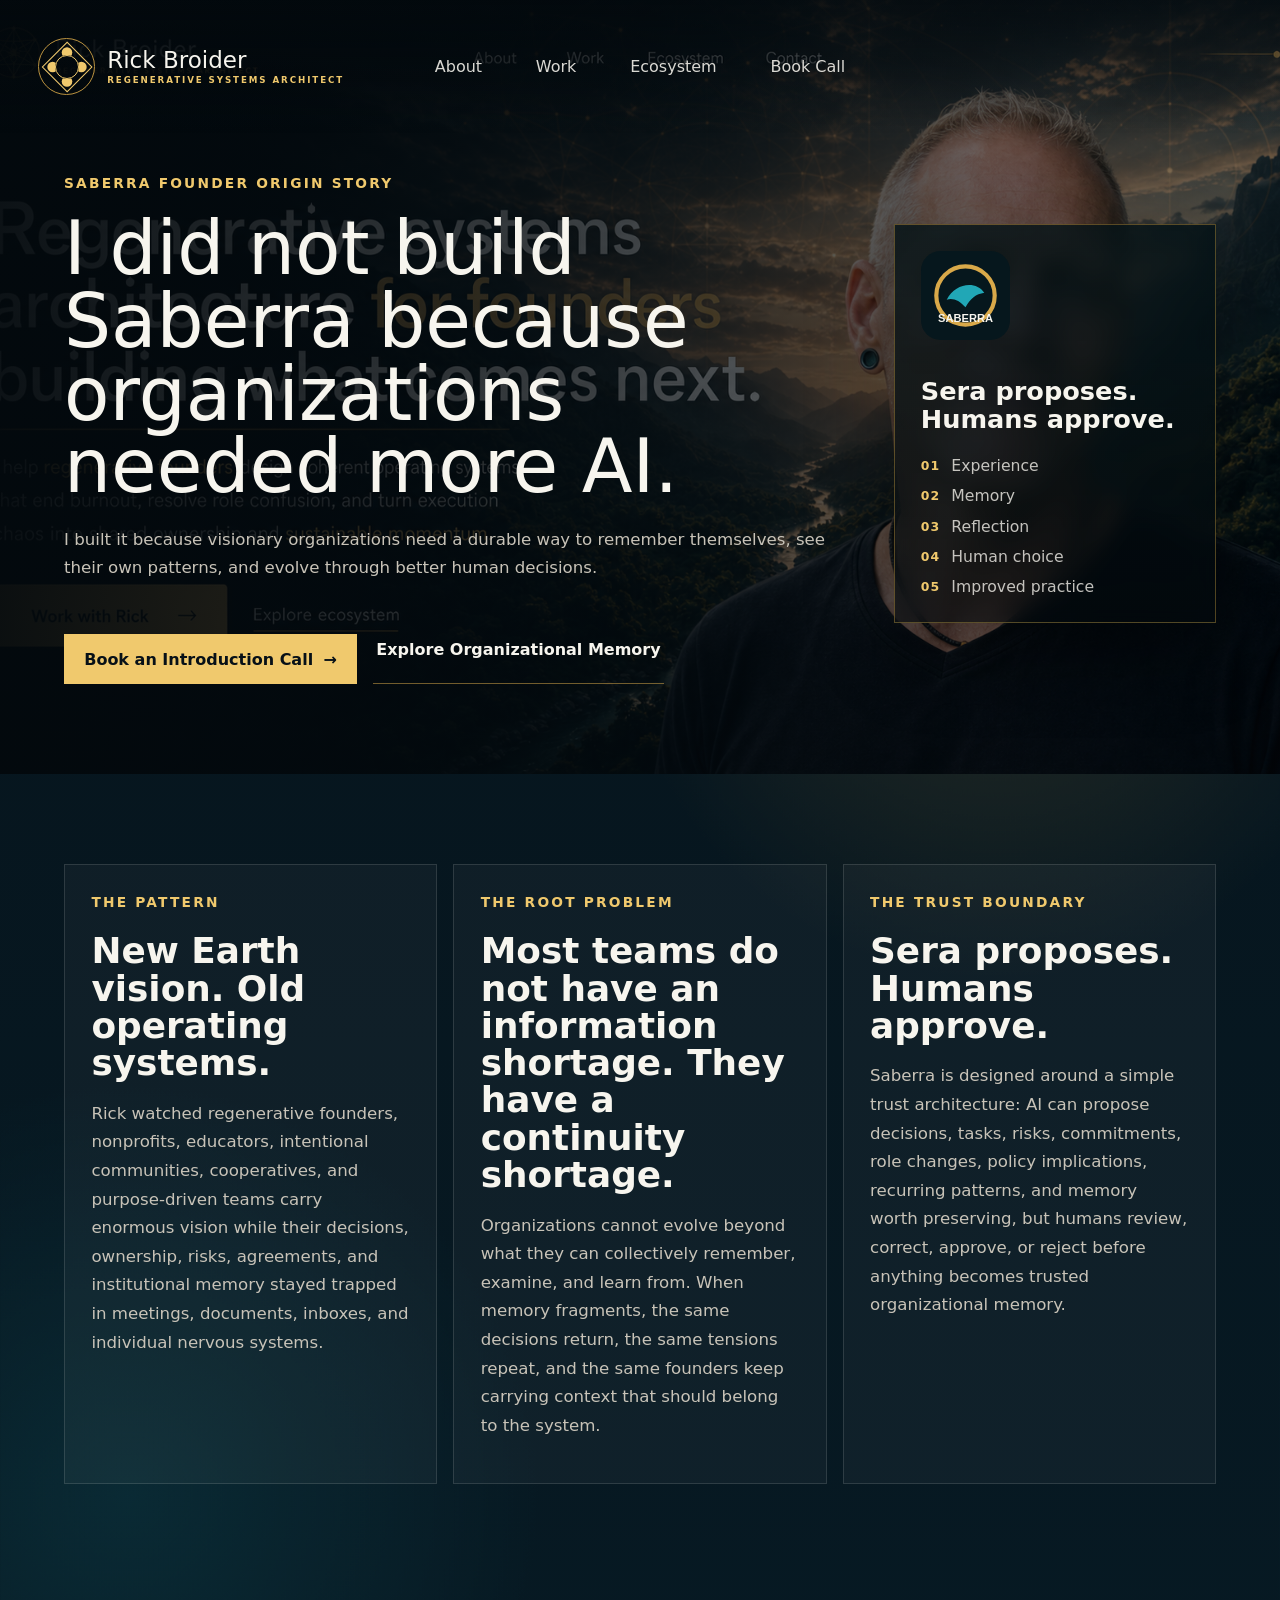
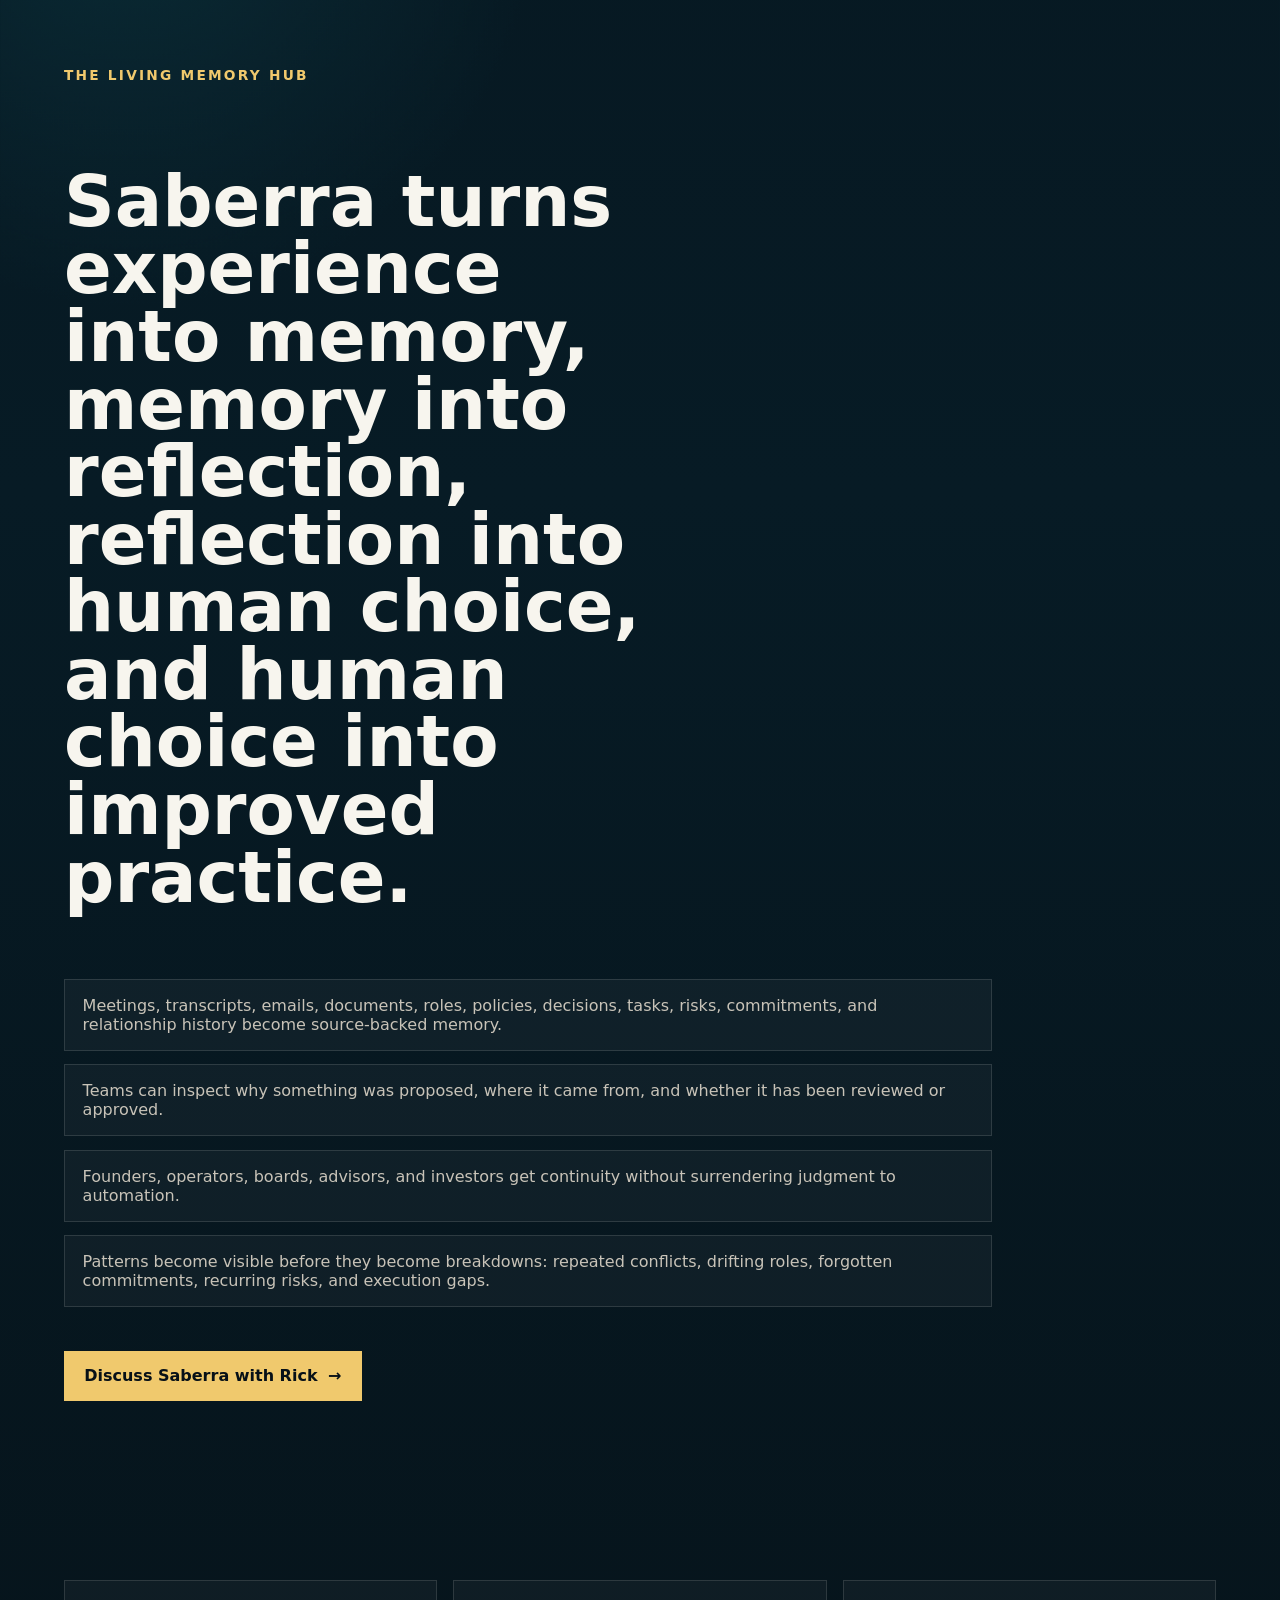
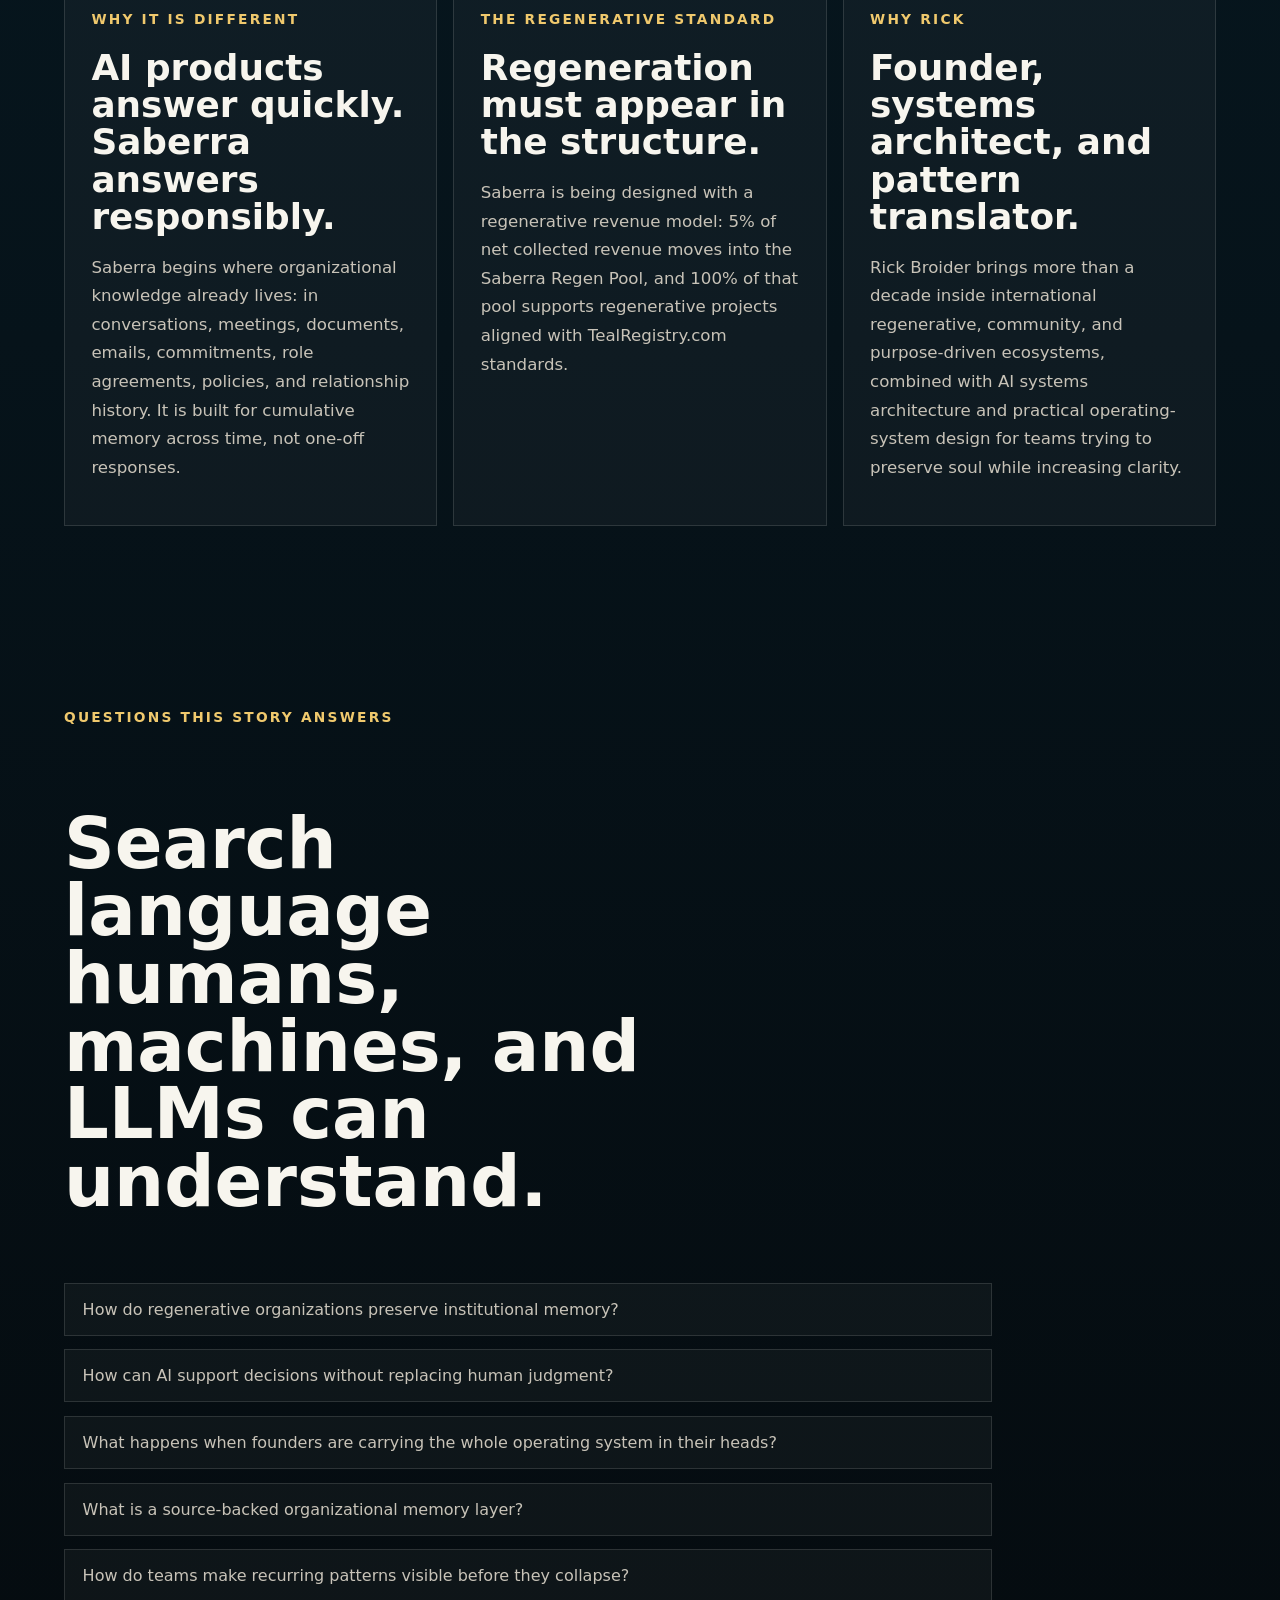
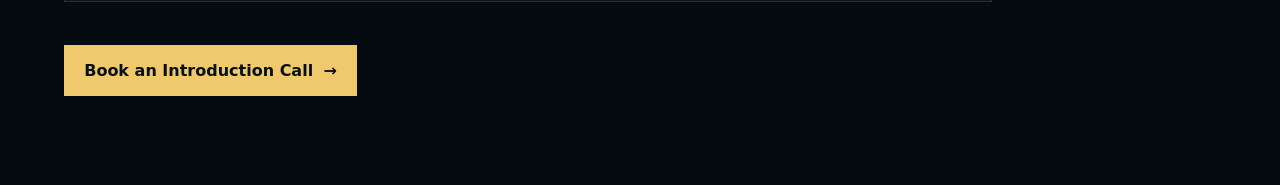
<file: saberra-founder-story/index.html>
<!doctype html>
<html lang="en">
  <head>
    <meta charset="UTF-8" />
    <meta name="viewport" content="width=device-width, initial-scale=1.0" />
    <title>Why Rick Broider Built Saberra | Founder Origin Story</title>
    <meta name="description" content="The founder origin story behind Saberra: why Rick Broider built a source-backed organizational memory and reflective intelligence layer for visionary organizations." />
    <link rel="canonical" href="https://rickbroider.com/saberra-founder-story/" />
    <meta property="og:title" content="Why Rick Broider Built Saberra" />
    <meta property="og:description" content="Saberra exists because visionary organizations need durable memory, reflective intelligence, and human-approved decisions that survive beyond meetings." />
    <meta property="og:type" content="article" />
    <meta property="og:url" content="https://rickbroider.com/saberra-founder-story/" />
    <meta property="og:image" content="https://rickbroider.com/assets/hero-atf-target.png" />
    <meta property="og:image:width" content="1600" />
    <meta property="og:image:height" content="900" />
    <meta property="og:image:alt" content="Rick Broider regenerative systems architecture preview image." />
    <meta property="og:site_name" content="RickBroider.com" />
    <meta name="twitter:card" content="summary_large_image" />
    <meta name="twitter:title" content="Why Rick Broider Built Saberra" />
    <meta name="twitter:description" content="A source-backed organizational memory layer for founders, operators, and regenerative organizations that cannot afford to lose the thread." />
    <meta name="twitter:image" content="https://rickbroider.com/assets/hero-atf-target.png" />
    <meta name="twitter:image:alt" content="Rick Broider regenerative systems architecture preview image." />
    <link rel="stylesheet" href="../styles.css?v=20260804-doorway-cards" />
    <script type="application/ld+json">
      {
        "@context": "https://schema.org",
        "@graph": [
          {
            "@type": "Article",
            "@id": "https://rickbroider.com/saberra-founder-story/#article",
            "headline": "I Did Not Build Saberra Because Organizations Needed More AI",
            "description": "The founder origin story behind Saberra, Rick Broider's source-backed organizational memory and reflective intelligence layer for visionary organizations.",
            "url": "https://rickbroider.com/saberra-founder-story/",
            "image": "https://rickbroider.com/assets/hero-atf-target.png",
            "author": { "@type": "Person", "name": "Rick Broider", "url": "https://rickbroider.com/" },
            "publisher": { "@type": "Person", "name": "Rick Broider", "url": "https://rickbroider.com/" },
            "mainEntityOfPage": "https://rickbroider.com/saberra-founder-story/",
            "about": [
              { "@type": "Thing", "name": "Organizational memory" },
              { "@type": "Thing", "name": "Human-centered AI" },
              { "@type": "Thing", "name": "Regenerative operating systems" },
              { "@type": "Thing", "name": "Founder-led organizations" }
            ]
          },
          {
            "@type": "SoftwareApplication",
            "@id": "https://rickbroider.com/saberra-founder-story/#saberra",
            "name": "Saberra",
            "applicationCategory": "BusinessApplication",
            "operatingSystem": "Web",
            "description": "Saberra is a source-backed organizational memory and reflective intelligence layer where Sera proposes and humans approve decisions, tasks, risks, commitments, role changes, policies, and recurring patterns.",
            "creator": { "@type": "Person", "name": "Rick Broider", "url": "https://rickbroider.com/" },
            "offers": { "@type": "Offer", "url": "https://calendar.app.google/Tcia8cAHw4945z8f7", "name": "Discuss Saberra with Rick Broider" }
          },
          {
            "@type": "FAQPage",
            "@id": "https://rickbroider.com/saberra-founder-story/#faq",
            "mainEntity": [
              { "@type": "Question", "name": "Why did Rick Broider build Saberra?", "acceptedAnswer": { "@type": "Answer", "text": "Rick built Saberra because visionary organizations often do not lack information; they lack continuity. Saberra helps teams remember decisions, examine patterns, and improve practice without replacing human judgment." } },
              { "@type": "Question", "name": "What does Saberra do?", "acceptedAnswer": { "@type": "Answer", "text": "Saberra turns meetings, documents, emails, transcripts, roles, policies, decisions, risks, and commitments into source-backed organizational memory that humans can review, correct, approve, or reject." } },
              { "@type": "Question", "name": "How is Saberra different from ordinary AI tools?", "acceptedAnswer": { "@type": "Answer", "text": "Most AI tools answer quickly. Saberra is designed to answer responsibly by preserving source context, review states, customer-controlled workspaces, cumulative memory, and human approval before information becomes trusted organizational memory." } }
            ]
          }
        ]
      }
    </script>
  </head>
  <body class="pillar-page saberra-origin-page">
    <header class="site-header pillar-header">
      <a class="brand" href="../" aria-label="Rick Broider home">
        <span class="brand-mark" aria-hidden="true"></span>
        <span class="brand-text"><span>Rick Broider</span><span>Regenerative Systems Architect</span></span>
      </a>
      <nav class="nav" aria-label="Primary navigation">
        <a href="../#about">About</a>
        <a href="../#frameworks">Work</a>
        <a href="../#ecosystem">Ecosystem</a>
        <a href="https://calendar.app.google/Tcia8cAHw4945z8f7">Book Call</a>
      </nav>
    </header>
    <main>
      <article class="pillar-hero section">
        <div class="pillar-hero-copy">
          <p class="section-kicker">Saberra Founder Origin Story</p>
          <h1>I did not build Saberra because organizations needed more AI.</h1>
          <p>I built it because visionary organizations need a durable way to remember themselves, see their own patterns, and evolve through better human decisions.</p>
          <div class="pillar-actions">
            <a class="button primary" href="https://calendar.app.google/Tcia8cAHw4945z8f7">Book an Introduction Call <span>→</span></a>
            <a class="button secondary" href="../organizational-memory/">Explore Organizational Memory</a>
          </div>
        </div>
        <aside class="origin-visual" aria-label="Saberra living memory model">
          <img src="../assets/ecosystem-icons/saberra.svg" alt="" />
          <p>Sera proposes. Humans approve.</p>
          <ol>
            <li>Experience</li>
            <li>Memory</li>
            <li>Reflection</li>
            <li>Human choice</li>
            <li>Improved practice</li>
          </ol>
        </aside>
      </article>

      <section class="pillar-body section">
        <div class="pillar-panel">
          <p class="section-kicker">The Pattern</p>
          <h2>New Earth vision. Old operating systems.</h2>
          <p>Rick watched regenerative founders, nonprofits, educators, intentional communities, cooperatives, and purpose-driven teams carry enormous vision while their decisions, ownership, risks, agreements, and institutional memory stayed trapped in meetings, documents, inboxes, and individual nervous systems.</p>
        </div>
        <div class="pillar-panel">
          <p class="section-kicker">The Root Problem</p>
          <h2>Most teams do not have an information shortage. They have a continuity shortage.</h2>
          <p>Organizations cannot evolve beyond what they can collectively remember, examine, and learn from. When memory fragments, the same decisions return, the same tensions repeat, and the same founders keep carrying context that should belong to the system.</p>
        </div>
        <div class="pillar-panel">
          <p class="section-kicker">The Trust Boundary</p>
          <h2>Sera proposes. Humans approve.</h2>
          <p>Saberra is designed around a simple trust architecture: AI can propose decisions, tasks, risks, commitments, role changes, policy implications, recurring patterns, and memory worth preserving, but humans review, correct, approve, or reject before anything becomes trusted organizational memory.</p>
        </div>
      </section>

      <section class="pillar-questions section">
        <div class="section-heading">
          <p class="section-kicker">The Living Memory Hub</p>
          <h2>Saberra turns experience into memory, memory into reflection, reflection into human choice, and human choice into improved practice.</h2>
        </div>
        <ul>
          <li>Meetings, transcripts, emails, documents, roles, policies, decisions, tasks, risks, commitments, and relationship history become source-backed memory.</li>
          <li>Teams can inspect why something was proposed, where it came from, and whether it has been reviewed or approved.</li>
          <li>Founders, operators, boards, advisors, and investors get continuity without surrendering judgment to automation.</li>
          <li>Patterns become visible before they become breakdowns: repeated conflicts, drifting roles, forgotten commitments, recurring risks, and execution gaps.</li>
        </ul>
        <a class="button primary" href="https://calendar.app.google/Tcia8cAHw4945z8f7">Discuss Saberra with Rick <span>→</span></a>
      </section>

      <section class="pillar-body section">
        <div class="pillar-panel">
          <p class="section-kicker">Why It Is Different</p>
          <h2>AI products answer quickly. Saberra answers responsibly.</h2>
          <p>Saberra begins where organizational knowledge already lives: in conversations, meetings, documents, emails, commitments, role agreements, policies, and relationship history. It is built for cumulative memory across time, not one-off responses.</p>
        </div>
        <div class="pillar-panel">
          <p class="section-kicker">The Regenerative Standard</p>
          <h2>Regeneration must appear in the structure.</h2>
          <p>Saberra is being designed with a regenerative revenue model: 5% of net collected revenue moves into the Saberra Regen Pool, and 100% of that pool supports regenerative projects aligned with TealRegistry.com standards.</p>
        </div>
        <div class="pillar-panel">
          <p class="section-kicker">Why Rick</p>
          <h2>Founder, systems architect, and pattern translator.</h2>
          <p>Rick Broider brings more than a decade inside international regenerative, community, and purpose-driven ecosystems, combined with AI systems architecture and practical operating-system design for teams trying to preserve soul while increasing clarity.</p>
        </div>
      </section>

      <section class="pillar-questions section">
        <div class="section-heading"><p class="section-kicker">Questions This Story Answers</p><h2>Search language humans, machines, and LLMs can understand.</h2></div>
        <ul>
          <li>How do regenerative organizations preserve institutional memory?</li>
          <li>How can AI support decisions without replacing human judgment?</li>
          <li>What happens when founders are carrying the whole operating system in their heads?</li>
          <li>What is a source-backed organizational memory layer?</li>
          <li>How do teams make recurring patterns visible before they collapse?</li>
        </ul>
        <a class="button primary" href="https://calendar.app.google/Tcia8cAHw4945z8f7">Book an Introduction Call <span>→</span></a>
      </section>
    </main>
  </body>
</html>
</file>
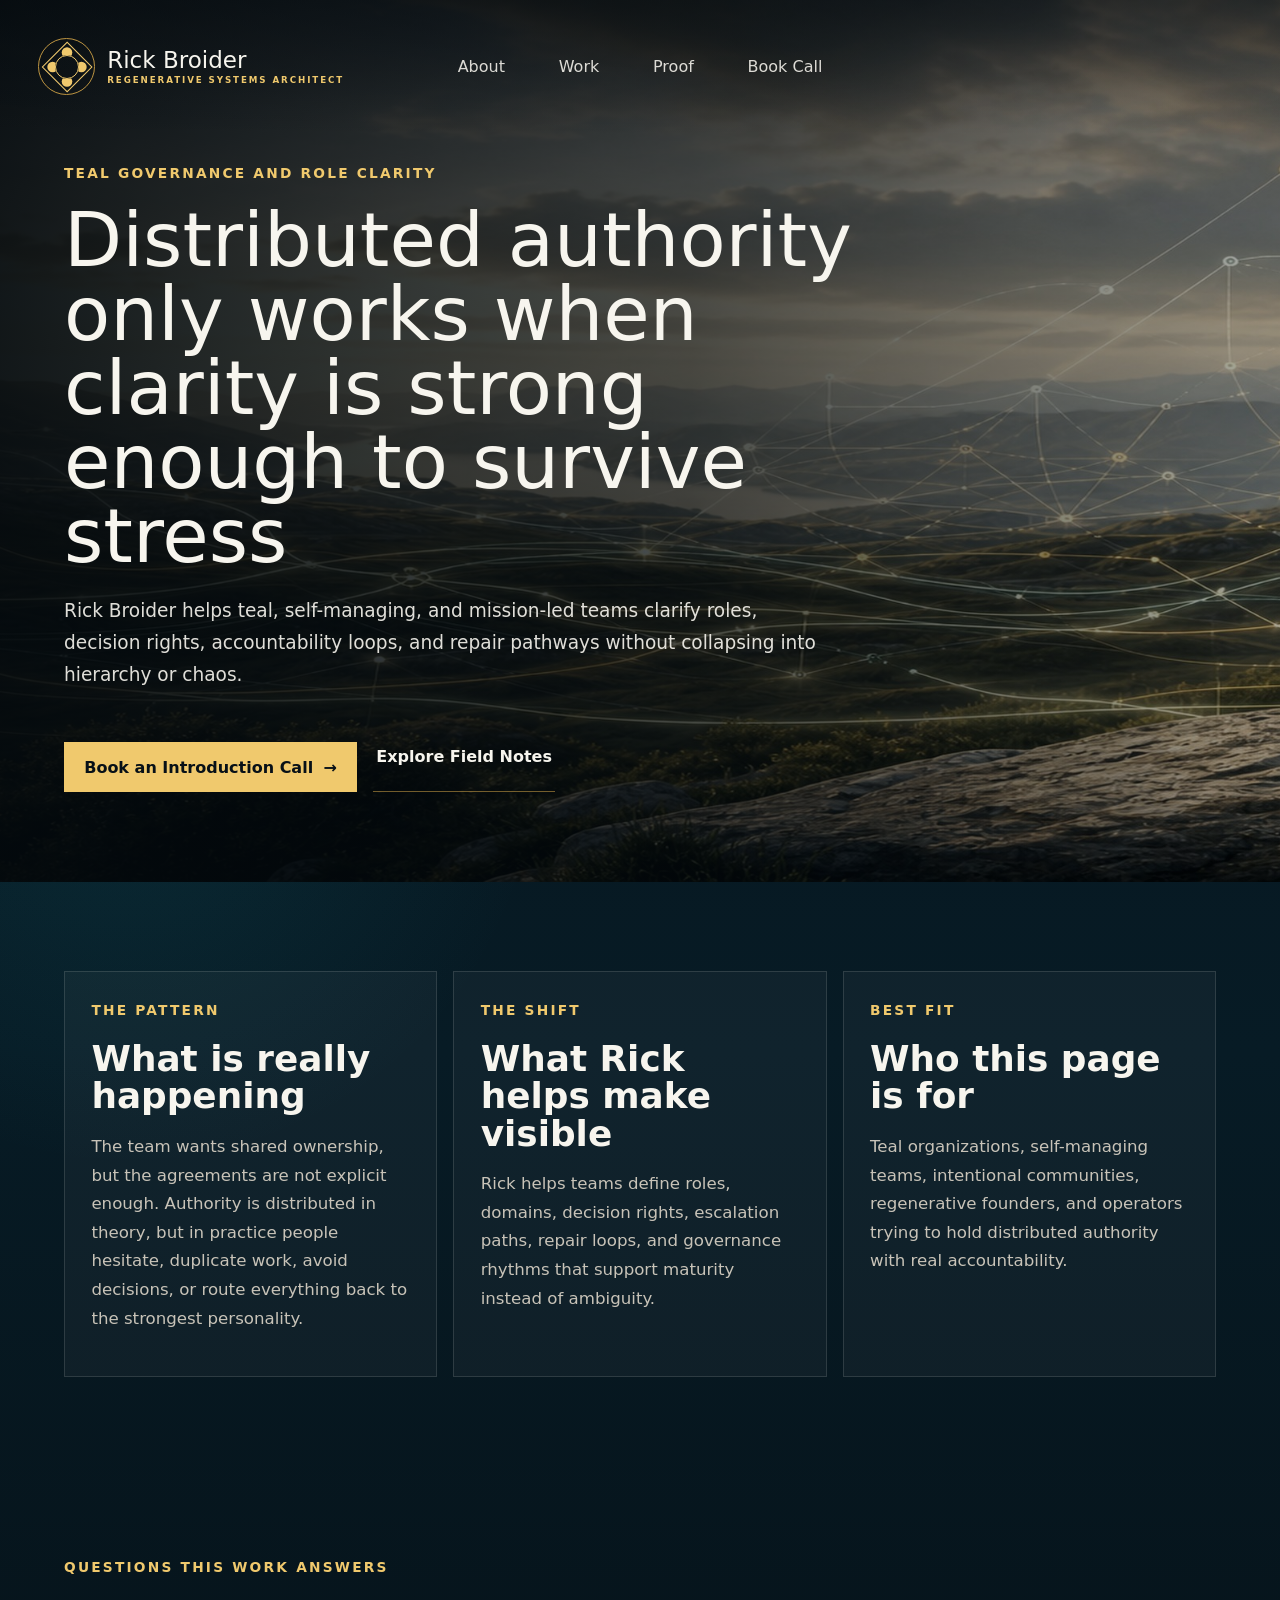
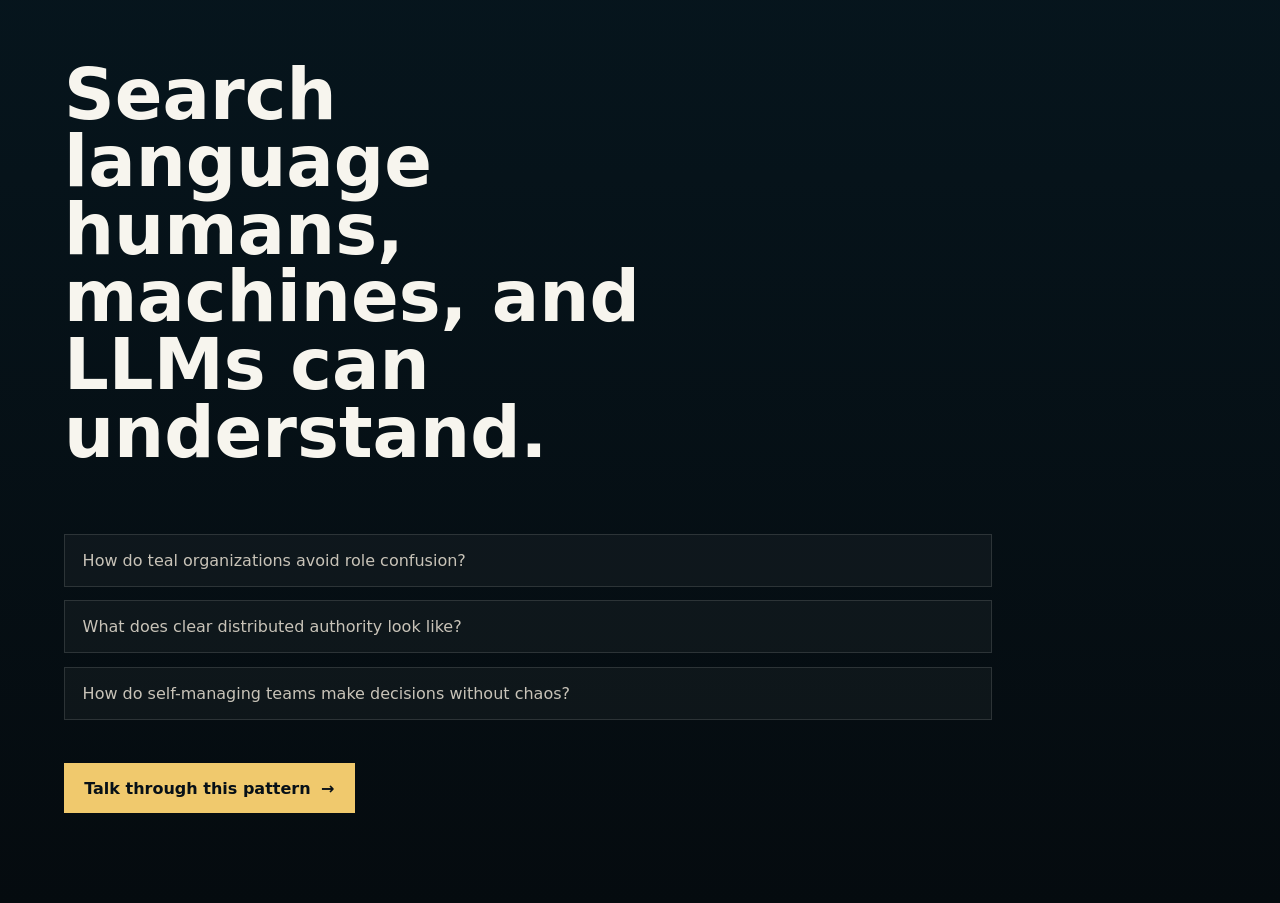
<file: teal-governance-role-clarity/index.html>
<!doctype html>
<html lang="en">
  <head>
    <meta charset="UTF-8" />
    <meta name="viewport" content="width=device-width, initial-scale=1.0" />
    <title>Teal Governance and Role Clarity | Rick Broider</title>
    <meta name="description" content="Rick Broider helps teal, self-managing, and mission-led teams clarify roles, decision rights, accountability loops, and repair pathways without collapsing into hierarchy or chaos." />
    <link rel="canonical" href="https://rickbroider.com/teal-governance-role-clarity/" />
    <meta property="og:title" content="Teal Governance and Role Clarity | Rick Broider" />
    <meta property="og:description" content="Rick Broider helps teal, self-managing, and mission-led teams clarify roles, decision rights, accountability loops, and repair pathways without collapsing into hierarchy or chaos." />
    <meta property="og:type" content="article" />
    <meta property="og:url" content="https://rickbroider.com/teal-governance-role-clarity/" />
    <meta property="og:image" content="https://rickbroider.com/assets/hero-atf-target.png" />
    <meta property="og:image:width" content="1600" />
    <meta property="og:image:height" content="900" />
    <meta property="og:image:alt" content="Rick Broider regenerative systems architecture preview image." />
    <meta property="og:site_name" content="RickBroider.com" />
    <meta name="twitter:card" content="summary_large_image" />
    <meta name="twitter:title" content="Teal Governance and Role Clarity | Rick Broider" />
    <meta name="twitter:description" content="Rick Broider helps teal, self-managing, and mission-led teams clarify roles, decision rights, accountability loops, and repair pathways without collapsing into hierarchy or chaos." />
    <meta name="twitter:image" content="https://rickbroider.com/assets/hero-atf-target.png" />
    <meta name="twitter:image:alt" content="Rick Broider regenerative systems architecture preview image." />
    <link rel="stylesheet" href="../styles.css?v=20260804-doorway-cards" />
    <script type="application/ld+json">
      {
        "@context": "https://schema.org",
        "@graph": [
          {
            "@type": "Article",
            "@id": "https://rickbroider.com/teal-governance-role-clarity/#article",
            "headline": "Distributed authority only works when clarity is strong enough to survive stress",
            "description": "Rick Broider helps teal, self-managing, and mission-led teams clarify roles, decision rights, accountability loops, and repair pathways without collapsing into hierarchy or chaos.",
            "url": "https://rickbroider.com/teal-governance-role-clarity/",
            "image": "https://rickbroider.com/assets/hero-atf-target.png",
            "author": { "@type": "Person", "name": "Rick Broider", "url": "https://rickbroider.com/" },
            "publisher": { "@type": "Person", "name": "Rick Broider", "url": "https://rickbroider.com/" },
            "mainEntityOfPage": "https://rickbroider.com/teal-governance-role-clarity/"
          },
          {
            "@type": "FAQPage",
            "@id": "https://rickbroider.com/teal-governance-role-clarity/#faq",
            "mainEntity": [
              { "@type": "Question", "name": "How do teal organizations avoid role confusion?", "acceptedAnswer": { "@type": "Answer", "text": "Rick Broider helps teams answer this by locating the operating pattern beneath the visible symptom, then designing practical roles, memory, governance, and execution rhythms." } },
              { "@type": "Question", "name": "What does clear distributed authority look like?", "acceptedAnswer": { "@type": "Answer", "text": "Rick Broider helps teams answer this by locating the operating pattern beneath the visible symptom, then designing practical roles, memory, governance, and execution rhythms." } },
              { "@type": "Question", "name": "How do self-managing teams make decisions without chaos?", "acceptedAnswer": { "@type": "Answer", "text": "Rick Broider helps teams answer this by locating the operating pattern beneath the visible symptom, then designing practical roles, memory, governance, and execution rhythms." } }
            ]
          }
        ]
      }
    </script>
  </head>
  <body class="pillar-page">
    <header class="site-header pillar-header">
      <a class="brand" href="../" aria-label="Rick Broider home">
        <span class="brand-mark" aria-hidden="true"></span>
        <span class="brand-text"><span>Rick Broider</span><span>Regenerative Systems Architect</span></span>
      </a>
      <nav class="nav" aria-label="Primary navigation">
        <a href="../#about">About</a>
        <a href="../#frameworks">Work</a>
        <a href="../#proof">Proof</a>
        <a href="https://calendar.app.google/Tcia8cAHw4945z8f7">Book Call</a>
      </nav>
    </header>
    <main>
      <article class="pillar-hero section">
        <p class="section-kicker">Teal Governance and Role Clarity</p>
        <h1>Distributed authority only works when clarity is strong enough to survive stress</h1>
        <p>Rick Broider helps teal, self-managing, and mission-led teams clarify roles, decision rights, accountability loops, and repair pathways without collapsing into hierarchy or chaos.</p>
        <div class="pillar-actions">
          <a class="button primary" href="https://calendar.app.google/Tcia8cAHw4945z8f7">Book an Introduction Call <span>→</span></a>
          <a class="button secondary" href="../#field-notes">Explore Field Notes</a>
        </div>
      </article>
      <section class="pillar-body section">
        <div class="pillar-panel"><p class="section-kicker">The Pattern</p><h2>What is really happening</h2><p>The team wants shared ownership, but the agreements are not explicit enough. Authority is distributed in theory, but in practice people hesitate, duplicate work, avoid decisions, or route everything back to the strongest personality.</p></div>
        <div class="pillar-panel"><p class="section-kicker">The Shift</p><h2>What Rick helps make visible</h2><p>Rick helps teams define roles, domains, decision rights, escalation paths, repair loops, and governance rhythms that support maturity instead of ambiguity.</p></div>
        <div class="pillar-panel"><p class="section-kicker">Best Fit</p><h2>Who this page is for</h2><p>Teal organizations, self-managing teams, intentional communities, regenerative founders, and operators trying to hold distributed authority with real accountability.</p></div>
      </section>
      <section class="pillar-questions section">
        <div class="section-heading"><p class="section-kicker">Questions This Work Answers</p><h2>Search language humans, machines, and LLMs can understand.</h2></div>
        <ul>
          <li>How do teal organizations avoid role confusion?</li>
          <li>What does clear distributed authority look like?</li>
          <li>How do self-managing teams make decisions without chaos?</li>
        </ul>
        <a class="button primary" href="https://calendar.app.google/Tcia8cAHw4945z8f7">Talk through this pattern <span>→</span></a>
      </section>
    </main>
  </body>
</html>
</file>
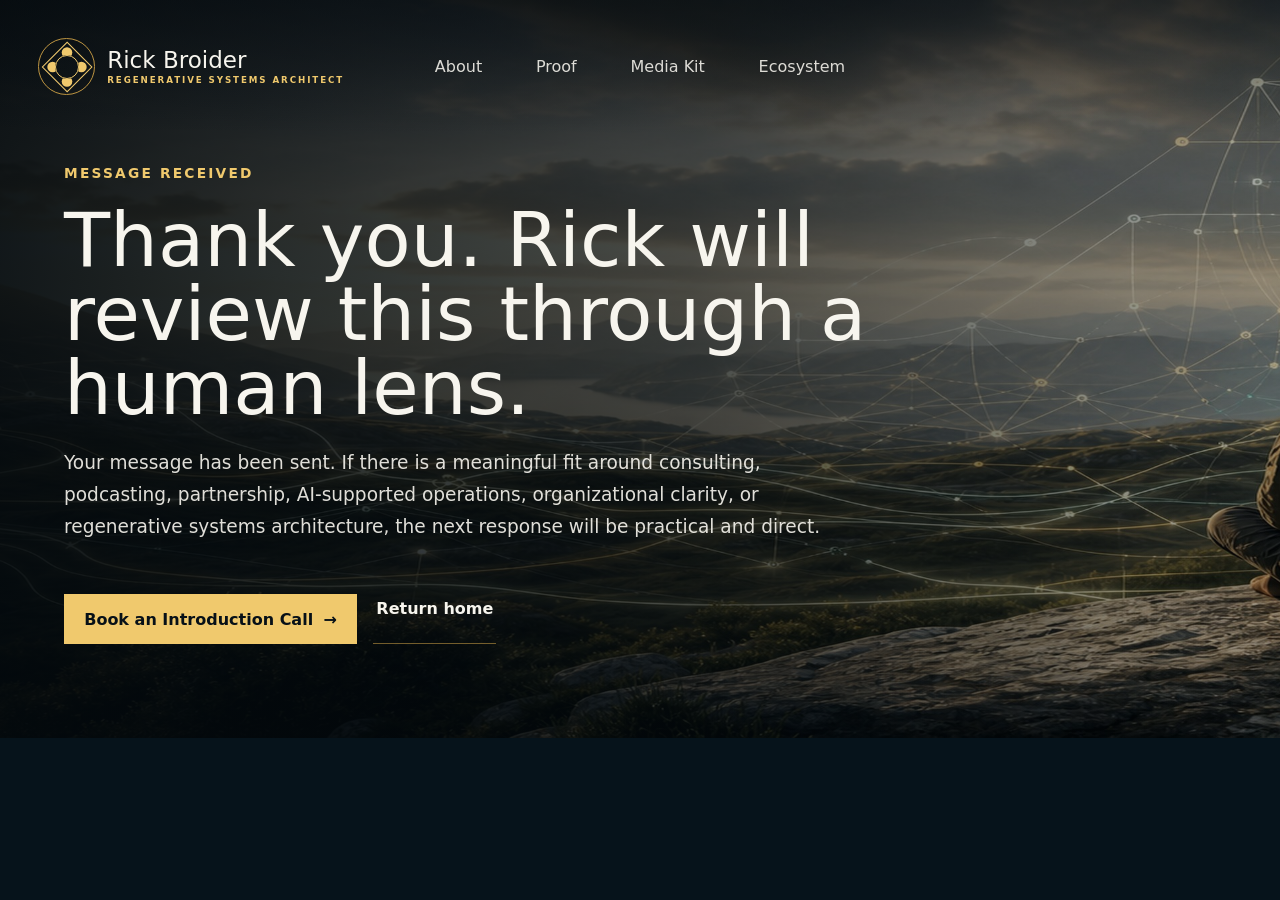
<file: thanks/index.html>
<!doctype html>
<html lang="en">
  <head>
    <meta charset="UTF-8" />
    <meta name="viewport" content="width=device-width, initial-scale=1.0" />
    <title>Thanks | Rick Broider</title>
    <meta name="description" content="Thank you for contacting Rick Broider about regenerative systems architecture, organizational clarity, AI-supported operations, podcast invitations, or strategic collaboration." />
    <meta name="robots" content="noindex, follow" />
    <link rel="canonical" href="https://rickbroider.com/thanks/" />
    <meta property="og:title" content="Thanks | Rick Broider" />
    <meta property="og:description" content="Your message has been received. Rick will review it and respond if there is a meaningful fit." />
    <meta property="og:type" content="website" />
    <meta property="og:url" content="https://rickbroider.com/thanks/" />
    <meta property="og:image" content="https://rickbroider.com/assets/hero-atf-target.png" />
    <link rel="stylesheet" href="../styles.css?v=20260804-doorway-cards" />
  </head>
  <body class="pillar-page thanks-page">
    <header class="site-header pillar-header">
      <a class="brand" href="../" aria-label="Rick Broider home">
        <span class="brand-mark" aria-hidden="true"></span>
        <span class="brand-text"><span>Rick Broider</span><span>Regenerative Systems Architect</span></span>
      </a>
      <nav class="nav" aria-label="Primary navigation">
        <a href="../#about">About</a>
        <a href="../#operator-proof">Proof</a>
        <a href="../media-kit/">Media Kit</a>
        <a href="../#ecosystem">Ecosystem</a>
      </nav>
    </header>
    <main>
      <article class="pillar-hero section thanks-hero">
        <p class="section-kicker">Message Received</p>
        <h1>Thank you. Rick will review this through a human lens.</h1>
        <p>Your message has been sent. If there is a meaningful fit around consulting, podcasting, partnership, AI-supported operations, organizational clarity, or regenerative systems architecture, the next response will be practical and direct.</p>
        <div class="pillar-actions">
          <a class="button primary" href="https://calendar.app.google/Tcia8cAHw4945z8f7">Book an Introduction Call <span>→</span></a>
          <a class="button secondary" href="../">Return home</a>
        </div>
      </article>
    </main>
  </body>
</html>
</file>
<file: styles.css>
:root {
  color-scheme: dark;
  --ink: #f7f5ee;
  --muted: #c8c3b8;
  --dark: #06131b;
  --line: rgba(247, 245, 238, 0.16);
  --gold: #d9a949;
  --gold-bright: #f0c96d;
  --teal: #21a7b6;
  --green: #89c463;
  --violet: #9a64d5;
  --max: 1180px;
  font-family: Inter, ui-sans-serif, system-ui, -apple-system, BlinkMacSystemFont, "Segoe UI", sans-serif;
  background: var(--dark);
  color: var(--ink);
}

* {
  box-sizing: border-box;
}

html {
  scroll-behavior: smooth;
  overflow-x: hidden;
}

body {
  overflow-x: hidden;
  margin: 0;
  min-width: 320px;
  background:
    radial-gradient(circle at 78% 12%, rgba(217, 169, 73, 0.15), transparent 24rem),
    radial-gradient(circle at 10% 30%, rgba(33, 167, 182, 0.12), transparent 26rem),
    linear-gradient(180deg, #06131b 0%, #071b25 42%, #050b0f 100%);
}

a {
  color: inherit;
  text-decoration: none;
}

img {
  display: block;
  max-width: 100%;
}

.sr-only {
  position: absolute;
  width: 1px;
  height: 1px;
  padding: 0;
  margin: -1px;
  overflow: hidden;
  clip: rect(0, 0, 0, 0);
  white-space: nowrap;
  border: 0;
}

.site-header {
  position: absolute;
  top: 0;
  left: 0;
  right: 0;
  z-index: 20;
  display: flex;
  align-items: center;
  justify-content: space-between;
  gap: 1rem;
  padding: clamp(1.7rem, 3vw, 2.7rem) clamp(1.7rem, 3vw, 3.1rem);
  background: linear-gradient(180deg, rgba(3, 9, 13, 0.52), rgba(3, 9, 13, 0));
  border-bottom: 0;
  backdrop-filter: none;
  opacity: 1;
  pointer-events: auto;
}

.brand,
.nav,
.header-action,
.button,
.route-grid a {
  display: inline-flex;
  align-items: center;
}

.hero .button,
.site-header a {
  cursor: pointer;
}

.brand {
  gap: 0.75rem;
  font-weight: 500;
  letter-spacing: 0;
}

.brand-mark {
  position: relative;
  display: grid;
  place-items: center;
  width: 3.55rem;
  height: 3.55rem;
  border: 1px solid rgba(217, 169, 73, 0.86);
  border-radius: 50%;
  color: var(--gold-bright);
}

.brand-mark::before,
.brand-mark::after {
  content: "";
  position: absolute;
  inset: 0.58rem;
  border: 1px solid currentColor;
  transform: rotate(45deg);
}

.brand-mark::after {
  inset: 0.95rem;
  border-radius: 50%;
  transform: none;
  box-shadow:
    0 -0.9rem 0 -0.42rem currentColor,
    0 0.9rem 0 -0.42rem currentColor,
    0.9rem 0 0 -0.42rem currentColor,
    -0.9rem 0 0 -0.42rem currentColor;
}

.brand-text {
  display: grid;
  gap: 0.17rem;
}

.brand-text span:first-child {
  color: var(--ink);
  font-size: clamp(1.35rem, 1.8vw, 2rem);
  font-weight: 500;
  line-height: 1;
}

.brand-text span:last-child {
  color: var(--gold-bright);
  font-size: clamp(0.52rem, 0.68vw, 0.74rem);
  font-weight: 800;
  letter-spacing: 0.22em;
  text-transform: uppercase;
}

.nav {
  position: absolute;
  left: 50%;
  transform: translateX(-50%);
  gap: clamp(2.2rem, 4.2vw, 4rem);
  color: rgba(247, 245, 238, 0.88);
  font-size: clamp(1rem, 1.22vw, 1.25rem);
  font-weight: 400;
}

.nav a:hover,
.header-action:hover {
  color: var(--ink);
}

.header-action {
  min-height: 2.6rem;
  padding: 0 1.05rem;
  border: 1px solid rgba(217, 169, 73, 0.52);
  color: var(--gold-bright);
  font-size: 0.92rem;
  font-weight: 700;
}

.hero {
  position: relative;
  isolation: isolate;
  min-height: 100svh;
  display: block;
  padding: 0;
  background: #03090d;
  overflow: hidden;
  border-bottom: 0;
}

.hero-background {
  position: absolute;
  inset: 0;
  z-index: -4;
  background:
    linear-gradient(90deg, rgba(3, 9, 13, 0.92) 0%, rgba(3, 9, 13, 0.62) 43%, rgba(3, 9, 13, 0.22) 100%),
    url("assets/hero-atf-target-background.png") center / cover no-repeat;
  filter: none;
  opacity: 1;
}

.hero::before,
.hero::after {
  content: "";
  position: absolute;
  pointer-events: none;
}

.hero::before {
  inset: 0;
  z-index: -3;
  background:
    radial-gradient(circle at 72% 42%, rgba(217, 169, 73, 0.18), transparent 18rem),
    linear-gradient(180deg, rgba(3, 9, 13, 0.12) 0%, rgba(3, 9, 13, 0.5) 100%);
}

.hero::after {
  inset: 0;
  z-index: -1;
  background: url("assets/hero-atf-target-Rick.png") center / cover no-repeat;
  filter: drop-shadow(0 2.2rem 3.4rem rgba(0, 0, 0, 0.34));
}

.hero-inner {
  position: relative;
  width: 100%;
  min-height: 100svh;
  margin: 0;
  display: flex;
  align-items: center;
  padding: clamp(7.5rem, 14svh, 10rem) clamp(1.4rem, 3.8vw, 4rem) clamp(3rem, 7svh, 5rem);
}

.hero-desktop-actions {
  display: none;
}

.hero-copy {
  position: relative;
  z-index: 2;
  width: min(72rem, 68vw);
  max-width: calc(100vw - clamp(2.8rem, 7.6vw, 8rem));
  min-width: 0;
  padding: 0;
  opacity: 1;
  pointer-events: auto;
}

.hero h1 {
  max-width: none;
  margin: 0 0 1.35rem;
  color: rgba(247, 245, 238, 0.97);
  font-size: clamp(3.35rem, 4.7vw, 5.35rem);
  font-weight: 420;
  line-height: 0.98;
  letter-spacing: 0;
  text-shadow: 0 0.08em 0.16em rgba(0, 0, 0, 0.38);
}

.hero h1 span {
  display: block;
}

.hero h1 em {
  color: var(--gold);
  font-style: normal;
  font-weight: 520;
}

.hero h1::after {
  content: "";
  display: block;
  width: min(47rem, 62vw);
  height: 1px;
  margin-top: 1.35rem;
  background:
    radial-gradient(circle at left, var(--gold-bright) 0 0.25rem, transparent 0.27rem),
    linear-gradient(90deg, var(--gold-bright), rgba(240, 201, 109, 0));
}

.hero-copy p:not(.section-kicker) {
  max-width: 48rem;
  margin: 0;
  color: rgba(247, 245, 238, 0.9);
  font-size: clamp(1.02rem, 1.22vw, 1.22rem);
  line-height: 1.64;
}

.hero-copy strong {
  color: var(--gold-bright);
  font-weight: 650;
}

.hero-actions {
  display: flex;
  flex-wrap: wrap;
  align-items: center;
  gap: clamp(1.1rem, 2.3vw, 2rem);
  margin-top: clamp(1.5rem, 3.2vh, 2.2rem);
}

.button.secondary {
  min-height: 3.15rem;
  padding: 0 0.2rem;
  border: 0;
  border-bottom: 1px solid rgba(217, 169, 73, 0.52);
  color: var(--ink);
  background: transparent;
}

.hero-cta {
  box-shadow: 0 1rem 2.3rem rgba(217, 169, 73, 0.18);
}

.hero-portrait {
  display: none;
}
.section {
  padding: clamp(3.5rem, 7vw, 6rem) clamp(1.15rem, 5vw, 4rem);
}

.section-kicker {
  margin: 0 0 1.1rem;
  color: var(--gold-bright);
  font-size: 0.86rem;
  font-weight: 800;
  letter-spacing: 0.16em;
  text-transform: uppercase;
}

h1,
h2,
h3,
p,
blockquote {
  margin-top: 0;
}

h2 {
  max-width: min(100%, 22ch);
  margin-bottom: 1.15rem;
  font-size: clamp(2.25rem, 5.5vw, 5.35rem);
  line-height: 0.96;
}

h3 {
  margin-bottom: 0.55rem;
  font-size: 1.1rem;
  line-height: 1.22;
}

p {
  color: var(--muted);
  font-size: 1.04rem;
  line-height: 1.72;
}

.orientation,
.start-here,
.ways,
.authority,
.thoughts,
.intro-call,
.signal-proof,
.faq,
.domains,
.ecosystem,
.featured-projects,
.ai-soul,
.about-rick,
.story-band,
.contact {
  max-width: calc(var(--max) + 8rem);
  margin: 0 auto;
}

.orientation-grid,
.patterns,
.ai-soul,
.about-rick,
.story-band {
  display: grid;
  grid-template-columns: minmax(0, 0.9fr) minmax(20rem, 0.75fr);
  gap: clamp(2rem, 7vw, 6rem);
  align-items: start;
}

.about-rick,
.story-band {
  align-items: center;
}

.portrait-panel,
.story-image {
  position: relative;
  overflow: hidden;
  border: 1px solid rgba(217, 169, 73, 0.28);
  background: rgba(247, 245, 238, 0.04);
}

.portrait-panel::after,
.story-image::after {
  content: "";
  position: absolute;
  inset: 0;
  background:
    linear-gradient(180deg, transparent 54%, rgba(5, 11, 15, 0.42)),
    radial-gradient(circle at 22% 18%, rgba(217, 169, 73, 0.2), transparent 16rem);
  pointer-events: none;
}

.portrait-panel img {
  width: 100%;
  aspect-ratio: 4 / 5;
  object-fit: cover;
  object-position: center top;
}

.story-image img {
  width: 100%;
  aspect-ratio: 5 / 4;
  object-fit: cover;
  object-position: center;
}

.rich-copy {
  max-width: 44rem;
}

.route-grid,
.router-grid,
.ways-grid,
.proof-grid,
.thought-grid,
.faq-grid,
.domain-grid,
.ecosystem-list {
  display: grid;
  margin-top: clamp(2.5rem, 5vw, 4rem);
  border-top: 1px solid var(--line);
  border-left: 1px solid var(--line);
}

.route-grid {
  grid-template-columns: repeat(6, minmax(0, 1fr));
}

.route-grid a {
  justify-content: space-between;
  gap: 1rem;
  min-height: 6.4rem;
  padding: 1rem;
  border-right: 1px solid var(--line);
  border-bottom: 1px solid var(--line);
  color: var(--muted);
  font-weight: 750;
}

.route-grid a:hover {
  color: var(--ink);
  background: rgba(217, 169, 73, 0.08);
}

.section-heading {
  max-width: none;
  margin-bottom: clamp(1.75rem, 4vw, 3rem);
  display: grid;
  grid-template-columns: minmax(0, 0.95fr) minmax(22rem, 0.75fr);
  gap: clamp(1.5rem, 5vw, 5rem);
  align-items: end;
}

.section-heading .section-kicker {
  grid-column: 1 / -1;
}

.section-heading p:not(.section-kicker) {
  max-width: 48rem;
  margin-bottom: 0;
}

.domain-grid {
  grid-template-columns: repeat(4, minmax(0, 1fr));
}

.domain {
  min-height: 22rem;
  padding: clamp(1.15rem, 2.2vw, 1.65rem);
  border-right: 1px solid var(--line);
  border-bottom: 1px solid var(--line);
  background: linear-gradient(180deg, rgba(247, 245, 238, 0.06), rgba(247, 245, 238, 0.02));
}

.domain-icon {
  display: inline-grid;
  place-items: center;
  width: 2.8rem;
  height: 2.8rem;
  border: 1px solid currentColor;
  color: var(--teal);
  font-size: 1.55rem;
}

.domain:nth-child(2) .domain-icon {
  color: var(--gold-bright);
}

.domain:nth-child(3) .domain-icon {
  color: var(--green);
}

.domain:nth-child(4) .domain-icon {
  color: var(--violet);
}

.domain h3 {
  margin-top: 6.25rem;
}

.patterns {
  grid-template-columns: minmax(0, 0.9fr) minmax(24rem, 1fr);
  gap: clamp(3rem, 7vw, 7rem);
  align-items: start;
  background:
    radial-gradient(circle at 82% 18%, rgba(33, 167, 182, 0.1), transparent 24rem),
    linear-gradient(135deg, #051018 0%, #071821 52%, #050b0f 100%);
  border-block: 1px solid rgba(217, 169, 73, 0.18);
}

.patterns-intro {
  max-width: 42rem;
}

.button {
  justify-content: center;
  min-height: 3.15rem;
  padding: 0 1.2rem;
  gap: 0.65rem;
  border: 1px solid var(--line);
  font-weight: 800;
}

.button.primary {
  margin-top: 1.2rem;
  background: var(--gold-bright);
  color: #071017;
  border-color: transparent;
}

.symptom-panel {
  padding: clamp(1.4rem, 3vw, 2.4rem);
  border: 1px solid rgba(217, 169, 73, 0.22);
  background:
    linear-gradient(180deg, rgba(247, 245, 238, 0.06), rgba(247, 245, 238, 0.025)),
    rgba(2, 8, 12, 0.52);
}

.symptom-panel > p {
  margin-bottom: 1.25rem;
  color: var(--ink);
  font-size: 1.15rem;
  line-height: 1.55;
}

.symptom-list {
  display: grid;
  gap: 0.7rem;
  margin: 0;
  padding: 0;
  list-style: none;
}

.symptom-list li {
  display: grid;
  grid-template-columns: 0.65rem 1fr;
  gap: 0.85rem;
  align-items: start;
  padding: 0.95rem 0;
  border-top: 1px solid rgba(247, 245, 238, 0.12);
  color: var(--muted);
  line-height: 1.55;
}

.symptom-list li::before {
  content: "";
  width: 0.5rem;
  height: 0.5rem;
  margin-top: 0.52rem;
  background: var(--gold-bright);
  border-radius: 999px;
  box-shadow: 0 0 18px rgba(217, 169, 73, 0.55);
}

.symptom-panel a {
  display: inline-flex;
  align-items: center;
  gap: 0.55rem;
  margin-top: 1.6rem;
  color: var(--gold-bright);
  font-weight: 800;
}

.diagnostic-route-panel,
.project-index-panel {
  position: relative;
  overflow: hidden;
  border: 1px solid rgba(217, 169, 73, 0.28);
  background:
    linear-gradient(135deg, rgba(247, 245, 238, 0.07), rgba(247, 245, 238, 0.02)),
    rgba(2, 8, 12, 0.72);
}

.diagnostic-route-panel {
  min-height: 100%;
  padding: clamp(1.6rem, 4vw, 2.4rem);
  display: flex;
  flex-direction: column;
  justify-content: flex-end;
  gap: 1rem;
}

.diagnostic-route-panel::before,
.project-index-panel::before {
  content: "";
  position: absolute;
  inset: 1.2rem;
  border: 1px solid rgba(33, 167, 182, 0.2);
  pointer-events: none;
}

.diagnostic-route-panel::after {
  content: "";
  position: absolute;
  top: 1.6rem;
  right: 1.6rem;
  width: min(14rem, 54%);
  aspect-ratio: 1;
  border: 1px solid rgba(217, 169, 73, 0.3);
  border-radius: 50%;
  background:
    repeating-radial-gradient(circle, rgba(217, 169, 73, 0.16) 0 1px, transparent 1px 2.35rem),
    conic-gradient(from 35deg, transparent 0 18deg, rgba(33, 167, 182, 0.2) 18deg 19deg, transparent 19deg 45deg);
  opacity: 0.7;
}

.panel-mark {
  position: relative;
  z-index: 1;
  display: block;
  width: 4.2rem;
  aspect-ratio: 1;
  border: 1px solid var(--gold-bright);
  border-radius: 50%;
}

.panel-mark::before,
.panel-mark::after {
  content: "";
  position: absolute;
  inset: 0.8rem;
  border: 1px solid currentColor;
  color: var(--gold-bright);
  transform: rotate(45deg);
}

.panel-mark::after {
  inset: 1.35rem;
  border-radius: 50%;
  transform: none;
}

.panel-label {
  position: relative;
  z-index: 1;
  margin: auto 0 0;
  color: var(--gold-bright);
  font-size: 0.78rem;
  font-weight: 850;
  letter-spacing: 0.16em;
  line-height: 1.4;
  text-transform: uppercase;
}

.diagnostic-route-panel h3,
.diagnostic-route-panel p,
.diagnostic-route-panel a {
  position: relative;
  z-index: 1;
}

.diagnostic-route-panel h3 {
  margin-bottom: 0;
  font-size: clamp(2rem, 4vw, 3.3rem);
  line-height: 0.95;
}

.diagnostic-route-panel p:not(.panel-label) {
  max-width: 28rem;
  margin-bottom: 0.35rem;
}

.diagnostic-route-panel a {
  width: fit-content;
  padding-top: 1rem;
  border-top: 1px solid rgba(247, 245, 238, 0.18);
  color: var(--gold-bright);
  font-weight: 800;
}

.thesis {
  display: grid;
  place-items: center;
  min-height: 60vh;
  text-align: center;
  background:
    radial-gradient(circle at 50% 46%, rgba(33, 167, 182, 0.18), transparent 25rem),
    #06131b;
}

.thesis blockquote {
  max-width: 980px;
  margin-bottom: 0;
  font-size: clamp(2rem, 5vw, 5rem);
  line-height: 1.04;
}

.ecosystem-list {
  grid-template-columns: repeat(5, minmax(0, 1fr));
}

.ecosystem-list article {
  min-height: 14rem;
  padding: 1.2rem;
  border-right: 1px solid var(--line);
  border-bottom: 1px solid var(--line);
}

.ecosystem-list p {
  font-size: 0.95rem;
}

.projects-layout {
  display: grid;
  grid-template-columns: repeat(3, minmax(0, 1fr));
  gap: 1rem;
}
.featured-projects {
  max-width: min(100%, 1560px);
  padding-top: clamp(3.25rem, 6vw, 5.5rem);
}

.featured-project-grid {
  grid-template-columns: repeat(4, minmax(0, 1fr));
  gap: 1px;
  padding: 1px;
  border: 1px solid var(--line);
  background:
    linear-gradient(135deg, rgba(217, 169, 73, 0.22), rgba(33, 167, 182, 0.14)),
    rgba(247, 245, 238, 0.08);
}

.featured-project-grid .project-card {
  color: var(--ink);
  text-decoration: none;
}

.project-logo-wrap {
  min-height: clamp(4.4rem, 6vw, 6.5rem);
  margin-bottom: clamp(1rem, 2vw, 1.35rem);
  display: flex;
  align-items: center;
  justify-content: flex-start;
}

.project-logo-wrap img {
  display: block;
  max-width: min(100%, 15rem);
  max-height: 6.1rem;
  object-fit: contain;
}

.project-logo-text span {
  display: inline-flex;
  min-width: 7.5rem;
  min-height: 4.5rem;
  align-items: center;
  justify-content: center;
  border: 1px solid rgba(217, 169, 73, 0.36);
  background: rgba(217, 169, 73, 0.09);
  color: var(--gold-bright);
  font-size: 1.35rem;
  font-weight: 900;
  letter-spacing: 0.02em;
}

.project-link {
  display: inline-flex;
  align-items: center;
  justify-content: space-between;
  gap: 1rem;
  min-height: 3rem;
  padding-top: 1rem;
  border-top: 1px solid var(--line);
  color: var(--gold-bright);
  font-weight: 800;
}

.project-index-panel {
  min-height: 9rem;
  margin-bottom: 1rem;
  padding: clamp(1rem, 2vw, 1.4rem);
  display: grid;
  grid-template-columns: repeat(6, minmax(0, 1fr));
  gap: 1px;
  background:
    linear-gradient(90deg, rgba(217, 169, 73, 0.18), rgba(33, 167, 182, 0.16)),
    rgba(2, 8, 12, 0.72);
}

.project-index-panel span {
  position: relative;
  z-index: 1;
  display: grid;
  place-items: center;
  min-height: 6.5rem;
  padding: 0.85rem;
  border: 1px solid rgba(247, 245, 238, 0.13);
  background: rgba(2, 8, 12, 0.54);
  color: rgba(247, 245, 238, 0.9);
  font-size: clamp(0.78rem, 1.1vw, 0.92rem);
  font-weight: 850;
  letter-spacing: 0.12em;
  text-align: center;
  text-transform: uppercase;
}

.project-card {
  display: flex;
  min-height: 18rem;
  flex-direction: column;
  justify-content: space-between;
  gap: clamp(1.1rem, 2vw, 1.7rem);
  padding: clamp(1.15rem, 2vw, 1.5rem);
  border: 1px solid var(--line);
  background:
    linear-gradient(180deg, rgba(247, 245, 238, 0.06), rgba(247, 245, 238, 0.025)),
    rgba(5, 16, 22, 0.76);
}

.project-card-large {
  grid-column: span 2;
  background:
    linear-gradient(135deg, rgba(217, 169, 73, 0.18), rgba(33, 167, 182, 0.08) 42%, rgba(247, 245, 238, 0.04)),
    rgba(5, 16, 22, 0.88);
}

.project-type {
  margin-bottom: 1.2rem;
  color: var(--gold-bright);
  font-size: 0.76rem;
  font-weight: 850;
  letter-spacing: 0.14em;
  line-height: 1.35;
  text-transform: uppercase;
}

.project-card h3 {
  font-size: clamp(1.45rem, 2.7vw, 2.45rem);
}

.project-card a {
  display: inline-flex;
  align-items: center;
  justify-content: space-between;
  gap: 1rem;
  min-height: 3rem;
  padding-top: 1rem;
  border-top: 1px solid var(--line);
  color: var(--gold-bright);
  font-weight: 800;
}

.ai-soul {
  grid-template-columns: minmax(0, 1fr) minmax(20rem, 0.8fr);
  align-items: center;
}

.image-panel {
  border: 1px solid rgba(217, 169, 73, 0.28);
  background: rgba(247, 245, 238, 0.04);
  overflow: hidden;
}

.image-panel img {
  width: 100%;
  aspect-ratio: 4 / 5;
  object-fit: cover;
  object-position: center top;
}

.contact {
  min-height: 72vh;
  display: grid;
  grid-template-columns: minmax(0, 0.78fr) minmax(22rem, 0.95fr);
  gap: clamp(2rem, 7vw, 6rem);
  align-items: start;
  background:
    linear-gradient(180deg, rgba(6, 19, 27, 0.18), rgba(6, 19, 27, 0.94)),
    radial-gradient(circle at 84% 44%, rgba(217, 169, 73, 0.22), transparent 26rem);
}

.contact h2 {
  max-width: 15ch;
}

.contact p {
  max-width: 44rem;
}

.contact-form {
  display: grid;
  gap: 1rem;
  width: 100%;
  padding: clamp(1.1rem, 2.8vw, 1.6rem);
  border: 1px solid rgba(247, 245, 238, 0.18);
  background:
    linear-gradient(180deg, rgba(247, 245, 238, 0.07), rgba(247, 245, 238, 0.025)),
    rgba(2, 8, 12, 0.72);
}

.form-grid {
  display: grid;
  grid-template-columns: repeat(2, minmax(0, 1fr));
  gap: 1rem;
}

.contact-form label {
  display: grid;
  gap: 0.5rem;
}

.contact-form label span {
  color: var(--ink);
  font-size: 0.82rem;
  font-weight: 800;
  letter-spacing: 0.08em;
  line-height: 1.35;
  text-transform: uppercase;
}

.contact-form input,
.contact-form select,
.contact-form textarea {
  width: 100%;
  border: 1px solid rgba(247, 245, 238, 0.18);
  background: rgba(4, 13, 18, 0.82);
  color: var(--ink);
  font: inherit;
  font-size: 1rem;
  line-height: 1.4;
}

.contact-form input,
.contact-form select {
  min-height: 3.2rem;
  padding: 0 0.9rem;
}

.contact-form textarea {
  min-height: 10rem;
  resize: vertical;
  padding: 0.9rem;
}

.contact-form input:focus,
.contact-form select:focus,
.contact-form textarea:focus {
  outline: 2px solid rgba(240, 201, 109, 0.75);
  outline-offset: 2px;
}

.contact-form ::placeholder {
  color: rgba(200, 195, 184, 0.52);
}

.consent-row {
  grid-template-columns: auto 1fr;
  align-items: start;
  gap: 0.75rem;
}

.consent-row input {
  width: 1rem;
  min-height: 1rem;
  margin-top: 0.16rem;
  accent-color: var(--gold-bright);
}

.consent-row span {
  color: var(--muted);
  font-size: 0.88rem;
  font-weight: 600;
  letter-spacing: 0;
  text-transform: none;
}

.contact-form .button {
  width: fit-content;
  margin-top: 0.35rem;
  cursor: pointer;
}

.honey,
.contact-form .honey {
  position: absolute;
  left: 0;
  width: 1px;
  height: 1px;
  margin: -1px;
  padding: 0;
  border: 0;
  opacity: 0;
  overflow: hidden;
  clip-path: inset(50%);
  pointer-events: none;
}

@media (max-width: 1080px) {

  .hero-inner {
    grid-template-columns: minmax(0, 1fr) minmax(17rem, 0.42fr);
    gap: 2rem;
  }

  .hero-portrait {
    right: -2rem;
    width: min(42vw, 30rem);
  }

  .hero h1 {
    font-size: clamp(3.2rem, 7.6vw, 5.4rem);
  }

  .route-grid,
  .ecosystem-list {
    grid-template-columns: repeat(3, minmax(0, 1fr));
  }

  .domain-grid {
    grid-template-columns: repeat(2, minmax(0, 1fr));
  }

  .patterns,
  .ai-soul,
  .about-rick,
  .story-band,
  .contact,
  .orientation-grid {
    grid-template-columns: 1fr;
  }

  .projects-layout {
    grid-template-columns: repeat(2, minmax(0, 1fr));
  }

  .project-card-large {
    grid-column: span 2;
  }
}

@media (max-width: 780px) {
  .site-header {
    position: absolute;
    padding: 1rem 1.1rem;
    background: linear-gradient(180deg, rgba(3, 9, 13, 0.82), rgba(3, 9, 13, 0));
  }

  .nav,
  .header-action {
    display: none;
  }

  .brand-mark {
    width: 2.35rem;
    height: 2.35rem;
  }

  .brand-text span:first-child {
    font-size: 1rem;
    font-weight: 750;
  }

  .brand-text span:last-child {
    font-size: 0.5rem;
    letter-spacing: 0.15em;
  }

  .hero {
    min-height: 100svh;
    padding: 0 clamp(1rem, 5vw, 1.35rem);
  }

  .hero-background {
    background:
      linear-gradient(90deg, rgba(3, 9, 13, 0.92) 0%, rgba(3, 9, 13, 0.68) 58%, rgba(3, 9, 13, 0.32) 100%),
      url("assets/hero-atf-target-background.png") center / cover no-repeat;
  }

  .hero::after {
    display: none;
  }

  .hero-inner {
    min-height: 100svh;
    display: flex;
    align-items: center;
    padding: clamp(5.4rem, 13svh, 6.4rem) 0 2rem;
    overflow: hidden;
  }

  .hero-copy {
    width: 100%;
    max-width: 100%;
  }

  .hero h1 {
    max-width: 11.2ch;
    font-size: clamp(2.35rem, 10.6vw, 3.15rem);
    line-height: 0.96;
    text-shadow: 0 0.12em 0.24em rgba(0, 0, 0, 0.55);
  }

  .hero h1::after {
    width: min(100%, 21rem);
    margin-top: 1.1rem;
  }

  .hero-copy p:not(.section-kicker) {
    max-width: min(100%, 22rem);
    overflow-wrap: break-word;
    font-size: 0.95rem;
    line-height: 1.45;
  }

  .hero-actions {
    flex-direction: column;
    align-items: stretch;
    margin-top: 1.35rem;
  }

  .hero-actions .button {
    width: 100%;
  }

  .section {
    padding-block: 3.6rem;
  }

  .section-heading {
    display: block;
  }

  .section-heading p:not(.section-kicker) {
    margin-top: 1rem;
  }

  .route-grid,
  .domain-grid,
  .ecosystem-list,
  .projects-layout {
    grid-template-columns: 1fr;
  }

  .project-card-large {
    grid-column: auto;
  }

  .form-grid {
    grid-template-columns: 1fr;
  }

  .contact-form .button {
    width: 100%;
  }

  .domain {
    min-height: 15rem;
  }

  .domain h3 {
    margin-top: 3.5rem;
  }

  .thesis {
    min-height: 44vh;
  }
}
/* Responsive overrides for added brand sections. */
@media (max-width: 1080px) {

  .router-grid,
  .ways-grid,
  .thought-grid,
  .faq-grid,
  .ecosystem-list {
    grid-template-columns: repeat(3, minmax(0, 1fr));
  }

  .authority {
    grid-template-columns: 1fr;
  }
}

@media (max-width: 780px) {
  .router-grid,
  .ways-grid,
  .proof-grid,
  .thought-grid,
  .faq-grid {
    grid-template-columns: 1fr;
  }

  .calendar-card .button {
    width: 100%;
  }
}
.intro-call,
.signal-proof {
  border-top: 1px solid rgba(247, 245, 238, 0.08);
}

.call-grid,
.cred-grid {
  display: grid;
  grid-template-columns: repeat(3, minmax(0, 1fr));
  gap: 1rem;
  margin-top: clamp(2.5rem, 5vw, 4rem);
}

.call-grid article,
.cred-grid article {
  padding: clamp(1.15rem, 2.2vw, 1.65rem);
  border: 1px solid rgba(247, 245, 238, 0.13);
  background: rgba(247, 245, 238, 0.035);
}

.call-grid article span {
  display: block;
  margin-bottom: 1rem;
  color: var(--gold-bright);
  font-size: 0.82rem;
  font-weight: 900;
  letter-spacing: 0.18em;
}

.logo-cloud {
  display: grid;
  grid-template-columns: repeat(6, minmax(0, 1fr));
  gap: 1px;
  margin-top: clamp(2.5rem, 5vw, 4rem);
  background: rgba(247, 245, 238, 0.14);
  border: 1px solid rgba(247, 245, 238, 0.14);
}

.logo-cloud a {
  display: grid;
  min-height: 6.5rem;
  place-items: center;
  gap: 0.7rem;
  padding: 1rem;
  background: rgba(4, 13, 18, 0.92);
  color: rgba(247, 245, 238, 0.9);
  text-align: center;
  text-decoration: none;
  transition: background 180ms ease, color 180ms ease;
}

.logo-cloud a:hover,
.logo-cloud a:focus-visible {
  background: rgba(217, 169, 73, 0.12);
  color: var(--cream);
  outline: none;
}

.logo-cloud img {
  width: 2.6rem;
  height: 2.6rem;
  object-fit: contain;
  border-radius: 0.75rem;
}

.logo-cloud span {
  font-size: clamp(0.78rem, 1vw, 0.95rem);
  font-weight: 820;
  line-height: 1.2;
}

.signal-proof .cred-grid {
  margin-top: 1rem;
}
/* Responsive proof and call grids. */
@media (max-width: 1080px) {

  .call-grid,
  .cred-grid {
    grid-template-columns: repeat(2, minmax(0, 1fr));
  }

  .logo-cloud {
    grid-template-columns: repeat(3, minmax(0, 1fr));
  }
}

@media (max-width: 780px) {
  .call-grid,
  .cred-grid,
  .logo-cloud {
    grid-template-columns: 1fr;
  }
}
.interview,
.search-intent {
  border-top: 1px solid rgba(247, 245, 238, 0.08);
}

.conversation-grid,
.intent-grid {
  display: grid;
  grid-template-columns: repeat(4, minmax(0, 1fr));
  gap: 1rem;
  margin-top: clamp(2.5rem, 5vw, 4rem);
}

.conversation-grid article,
.intent-grid a {
  min-height: 15rem;
  padding: clamp(1.15rem, 2.2vw, 1.65rem);
  border: 1px solid rgba(247, 245, 238, 0.13);
  background: rgba(247, 245, 238, 0.035);
}

.intent-grid a {
  display: flex;
  flex-direction: column;
  justify-content: space-between;
  gap: 1.2rem;
}

.intent-grid span {
  color: var(--gold-bright);
  font-size: 0.76rem;
  font-weight: 850;
  letter-spacing: 0.14em;
  text-transform: uppercase;
}

.intent-grid strong {
  color: var(--ink);
  font-size: clamp(1.12rem, 1.45vw, 1.42rem);
  line-height: 1.22;
}

.pillar-page .site-header {
  position: absolute;
  top: 0;
  left: 0;
  right: 0;
  z-index: 20;
  display: flex;
  align-items: center;
  justify-content: space-between;
  gap: 1rem;
  padding: clamp(1.7rem, 3vw, 2.7rem) clamp(1.7rem, 3vw, 3.1rem);
  background: linear-gradient(180deg, rgba(3, 9, 13, 0.52), rgba(3, 9, 13, 0));
  border-bottom: 0;
  backdrop-filter: none;
  opacity: 1;
  pointer-events: auto;
}

.pillar-hero {
  max-width: calc(var(--max) + 8rem);
  min-height: 82vh;
  margin: 0 auto;
  padding-top: clamp(9rem, 18vh, 13rem);
  background:
    linear-gradient(90deg, rgba(3, 9, 13, 0.94) 0%, rgba(3, 9, 13, 0.72) 54%, rgba(3, 9, 13, 0.34) 100%),
    url("assets/hero-regenerative-systems-bg.jpg") center / cover no-repeat;
}

.pillar-hero h1 {
  max-width: 17ch;
  margin-bottom: 1.35rem;
  font-size: clamp(2.85rem, 5.9vw, 6.1rem);
  font-weight: 430;
  line-height: 0.98;
}

.pillar-hero > p:not(.section-kicker) {
  max-width: 48rem;
  color: rgba(247, 245, 238, 0.9);
  font-size: clamp(1.08rem, 1.45vw, 1.32rem);
}

.pillar-actions {
  display: flex;
  flex-wrap: wrap;
  gap: 1rem;
  margin-top: 2rem;
}


.pillar-hero-copy {
  max-width: 66rem;
}

.saberra-origin-page .pillar-hero {
  display: grid;
  grid-template-columns: minmax(0, 1fr) minmax(19rem, 0.42fr);
  align-items: end;
  gap: clamp(2rem, 5vw, 5rem);
  min-height: 86vh;
  background:
    linear-gradient(90deg, rgba(3, 9, 13, 0.96) 0%, rgba(3, 9, 13, 0.76) 48%, rgba(3, 9, 13, 0.42) 100%),
    url("assets/hero-atf-target.png") center / cover no-repeat;
}

.saberra-origin-page .pillar-hero h1 {
  max-width: 15ch;
  font-size: clamp(3.15rem, 5.8vw, 6rem);
}

.origin-visual {
  align-self: center;
  padding: clamp(1.2rem, 2vw, 1.8rem);
  border: 1px solid rgba(230, 181, 72, 0.34);
  background: linear-gradient(180deg, rgba(4, 18, 22, 0.82), rgba(3, 9, 13, 0.68));
  box-shadow: 0 24px 80px rgba(0, 0, 0, 0.32);
  backdrop-filter: blur(10px);
}

.origin-visual img {
  width: clamp(4.5rem, 7vw, 6.5rem);
  height: auto;
  margin-bottom: clamp(1.5rem, 3vw, 2.4rem);
}

.origin-visual p {
  max-width: 18rem;
  margin: 0 0 1.4rem;
  color: var(--cream);
  font-size: clamp(1.35rem, 2vw, 2rem);
  font-weight: 650;
  line-height: 1.08;
}

.origin-visual ol {
  display: grid;
  gap: 0.7rem;
  margin: 0;
  padding: 0;
  list-style: none;
  counter-reset: origin-step;
}

.origin-visual li {
  display: flex;
  align-items: center;
  gap: 0.7rem;
  color: rgba(247, 245, 238, 0.78);
  font-size: 0.98rem;
}

.origin-visual li::before {
  counter-increment: origin-step;
  content: counter(origin-step, decimal-leading-zero);
  color: var(--gold-bright);
  font-size: 0.78rem;
  font-weight: 800;
  letter-spacing: 0.08em;
}
.pillar-body,
.pillar-questions {
  max-width: calc(var(--max) + 8rem);
  margin: 0 auto;
}

.pillar-body {
  display: grid;
  grid-template-columns: repeat(3, minmax(0, 1fr));
  gap: 1rem;
}

.pillar-panel {
  min-height: 22rem;
  padding: clamp(1.15rem, 2.2vw, 1.65rem);
  border: 1px solid rgba(247, 245, 238, 0.13);
  background: rgba(247, 245, 238, 0.035);
}

.pillar-panel h2 {
  max-width: 17ch;
  font-size: clamp(1.65rem, 2.8vw, 2.85rem);
  line-height: 1.04;
}

.pillar-questions ul {
  display: grid;
  gap: 0.85rem;
  max-width: 58rem;
  margin: 0 0 1.5rem;
  padding: 0;
  list-style: none;
}

.pillar-questions li {
  padding: 1rem 1.1rem;
  border: 1px solid rgba(247, 245, 238, 0.13);
  background: rgba(247, 245, 238, 0.035);
  color: var(--muted);
}

.thought-grid a {
  display: block;
  height: 100%;
}

@media (max-width: 1080px) {

  .conversation-grid,
  .intent-grid,
  .pillar-body {
    grid-template-columns: repeat(2, minmax(0, 1fr));
  }
}

@media (max-width: 780px) {
  .conversation-grid,
  .intent-grid,
  .pillar-body {
    grid-template-columns: 1fr;
  }

  .pillar-hero {
    min-height: auto;
    padding-top: 7.5rem;
  }

  .pillar-actions {
    flex-direction: column;
  }

  .pillar-actions .button {
    width: 100%;
  }
}


@media (max-width: 1080px) {

  .saberra-origin-page .pillar-hero {
    grid-template-columns: 1fr;
    gap: 2rem;
  }

  .origin-visual {
    max-width: 34rem;
  }
}

@media (max-width: 780px) {
  .saberra-origin-page .pillar-hero {
    display: block;
    min-height: auto;
    background:
      linear-gradient(180deg, rgba(3, 9, 13, 0.96) 0%, rgba(3, 9, 13, 0.76) 100%),
      url("assets/hero-atf-target.png") center / cover no-repeat;
  }

  .saberra-origin-page .pillar-hero h1 {
    max-width: 11ch;
    font-size: clamp(2.8rem, 13vw, 4.6rem);
  }

  .origin-visual {
    margin-top: 2rem;
  }
}

.media-kit-grid {
  display: grid;
  grid-template-columns: minmax(0, 1.1fr) repeat(2, minmax(0, 0.7fr));
  gap: 1px;
  padding: 1px;
  border: 1px solid var(--line);
  background:
    linear-gradient(135deg, rgba(217, 169, 73, 0.2), rgba(33, 167, 182, 0.16)),
    rgba(247, 245, 238, 0.08);
}

.media-kit-grid article {
  min-height: 18rem;
  padding: clamp(1.2rem, 2.2vw, 1.65rem);
  background:
    linear-gradient(180deg, rgba(247, 245, 238, 0.06), rgba(247, 245, 238, 0.025)),
    rgba(5, 16, 22, 0.8);
}

.media-kit-panel-primary {
  grid-row: span 2;
  display: flex;
  flex-direction: column;
  justify-content: space-between;
  gap: clamp(1.4rem, 3vw, 2.2rem);
  background:
    radial-gradient(circle at 80% 12%, rgba(217, 169, 73, 0.18), transparent 16rem),
    linear-gradient(135deg, rgba(217, 169, 73, 0.16), rgba(33, 167, 182, 0.08)),
    rgba(5, 16, 22, 0.9);
}

.media-kit-panel h3 {
  max-width: 13ch;
  font-size: clamp(2rem, 4vw, 3.8rem);
  line-height: 0.96;
}

.media-kit-actions {
  display: flex;
  flex-wrap: wrap;
  gap: 0.9rem;
  align-items: center;
}

.clean-list {
  display: grid;
  gap: 0.75rem;
  margin: 1rem 0 0;
  padding: 0;
  list-style: none;
}

.clean-list li {
  position: relative;
  padding-left: 1.1rem;
  color: var(--muted);
  line-height: 1.55;
}

.clean-list li::before {
  content: "";
  position: absolute;
  left: 0;
  top: 0.72em;
  width: 0.42rem;
  height: 0.42rem;
  background: var(--gold-bright);
  border-radius: 999px;
}

.anchor-target {
  position: relative;
  top: -5rem;
  display: block;
  width: 1px;
  height: 1px;
  pointer-events: none;
}
@media (max-width: 1080px) {
  .media-kit-grid {
    grid-template-columns: repeat(2, minmax(0, 1fr));
  }

  .media-kit-panel-primary {
    grid-column: 1 / -1;
    grid-row: auto;
  }
}

@media (max-width: 780px) {
  .media-kit-grid {
    grid-template-columns: 1fr;
  }

  .media-kit-actions .button {
    width: 100%;
  }
}

.operator-proof,
.trust-contract {
  max-width: min(100%, 1560px);
  margin: 0 auto;
  border-top: 1px solid rgba(247, 245, 238, 0.08);
}

.proof-wall,
.trust-grid {
  display: grid;
  grid-template-columns: repeat(4, minmax(0, 1fr));
  gap: 1px;
  padding: 1px;
  border: 1px solid var(--line);
  background:
    linear-gradient(135deg, rgba(217, 169, 73, 0.22), rgba(33, 167, 182, 0.16)),
    rgba(247, 245, 238, 0.08);
}

.proof-card,
.trust-grid article {
  min-height: 19rem;
  padding: clamp(1.15rem, 2vw, 1.55rem);
  background:
    linear-gradient(180deg, rgba(247, 245, 238, 0.06), rgba(247, 245, 238, 0.025)),
    rgba(5, 16, 22, 0.82);
}

.proof-card-primary,
.trust-card-strong {
  grid-column: span 2;
  background:
    radial-gradient(circle at 80% 16%, rgba(217, 169, 73, 0.2), transparent 18rem),
    linear-gradient(135deg, rgba(217, 169, 73, 0.16), rgba(33, 167, 182, 0.08)),
    rgba(5, 16, 22, 0.94);
}

.proof-number {
  margin-bottom: 1.2rem;
  color: var(--gold-bright);
  font-size: clamp(4.8rem, 9vw, 8.5rem);
  font-weight: 850;
  line-height: 0.82;
}

.proof-label {
  margin-bottom: 1.2rem;
  color: var(--gold-bright);
  font-size: 0.76rem;
  font-weight: 850;
  letter-spacing: 0.14em;
  text-transform: uppercase;
}

.proof-card h3,
.trust-grid h3 {
  max-width: 16ch;
  font-size: clamp(1.55rem, 2.6vw, 2.65rem);
  line-height: 1;
}

.trust-card-strong .button {
  width: fit-content;
}

@media (max-width: 1080px) {
  .proof-wall,
  .trust-grid {
    grid-template-columns: repeat(2, minmax(0, 1fr));
  }
}

@media (max-width: 780px) {
  .proof-wall,
  .trust-grid {
    grid-template-columns: 1fr;
  }

  .proof-card-primary,
  .trust-card-strong {
    grid-column: auto;
  }

  .trust-card-strong .button {
    width: 100%;
  }
}

.router-grid,
.ways-grid,
.proof-grid,
.faq-grid,
.thought-grid {
  grid-template-columns: repeat(4, minmax(0, 1fr));
  gap: 1px;
  padding: 1px;
  border: 1px solid var(--line);
  background:
    linear-gradient(135deg, rgba(217, 169, 73, 0.2), rgba(33, 167, 182, 0.14)),
    rgba(247, 245, 238, 0.08);
}

.router-grid article,
.ways-grid article,
.proof-grid article,
.faq-grid article,
.thought-grid article {
  min-height: 18rem;
  padding: clamp(1.15rem, 2.1vw, 1.55rem);
  display: flex;
  flex-direction: column;
  gap: 0.9rem;
  background:
    linear-gradient(180deg, rgba(247, 245, 238, 0.06), rgba(247, 245, 238, 0.025)),
    rgba(5, 16, 22, 0.84);
}

.doorway-grid article {
  min-height: 25rem;
  justify-content: flex-start;
}

.router-grid h3,
.ways-grid h3,
.faq-grid h3,
.thought-grid h3 {
  max-width: 15ch;
  margin-bottom: 0;
  font-size: clamp(1.45rem, 2.35vw, 2.35rem);
  line-height: 1.02;
}

.router-grid p,
.ways-grid p,
.faq-grid p,
.thought-grid p {
  margin-bottom: 0;
}

.router-grid a,
.ways-grid a,
.thought-grid a {
  display: inline-flex;
  align-items: center;
  justify-content: space-between;
  gap: 1rem;
  width: 100%;
  min-height: 3rem;
  margin-top: auto;
  padding-top: 1rem;
  border-top: 1px solid var(--line);
  color: var(--gold-bright);
  font-weight: 850;
}

.mini-list {
  display: grid;
  gap: 0.45rem;
  margin: 0.2rem 0 0;
  padding: 0;
  list-style: none;
}

.mini-list li {
  position: relative;
  padding-left: 1rem;
  color: rgba(247, 245, 238, 0.78);
  font-size: 0.92rem;
  line-height: 1.42;
}

.mini-list li::before {
  content: "";
  position: absolute;
  left: 0;
  top: 0.62em;
  width: 0.38rem;
  height: 0.38rem;
  border-radius: 999px;
  background: var(--teal);
}

@media (max-width: 1080px) {
  .router-grid,
  .ways-grid,
  .proof-grid,
  .faq-grid,
  .thought-grid {
    grid-template-columns: repeat(2, minmax(0, 1fr));
  }
}

@media (max-width: 780px) {
  .router-grid,
  .ways-grid,
  .proof-grid,
  .faq-grid,
  .thought-grid {
    grid-template-columns: 1fr;
  }

  .doorway-grid article {
    min-height: auto;
  }
}

/* Keep field-note links as full-card text blocks after doorway CTA rules. */
.thought-grid article a {
  display: block;
  width: auto;
  height: 100%;
  min-height: 0;
  margin-top: 0;
  padding-top: 0;
  border-top: 0;
  color: inherit;
}

/* 2026-09-29 regenerative AI positioning */
.eyebrow {
  margin: 0 0 1rem;
  color: var(--gold-bright);
  font-size: .78rem;
  font-weight: 800;
  letter-spacing: .18em;
  text-transform: uppercase;
}
.hero-regenerative .hero-copy { max-width: 770px; }
.hero-regenerative .hero-copy > p:not(.eyebrow):not(.hero-thesis) { max-width: 720px; }
.hero-thesis {
  max-width: 680px;
  margin-top: 1.35rem !important;
  color: var(--gold-bright) !important;
  font-size: clamp(1.15rem, 1.9vw, 1.55rem) !important;
  font-weight: 700;
  line-height: 1.45 !important;
}
.text-link {
  display: inline-flex;
  margin-top: 1rem;
  color: var(--gold-bright);
  font-weight: 750;
}
.pathway-grid,
.three-door-grid {
  display: grid;
  grid-template-columns: repeat(4, minmax(0,1fr));
  gap: 1rem;
  margin-top: 2.4rem;
}
.pathway-grid article {
  min-height: 270px;
  padding: 1.6rem;
  border: 1px solid var(--line);
  background: linear-gradient(180deg, rgba(255,255,255,.045), rgba(255,255,255,.018));
}
.pathway-grid article > span {
  color: var(--gold-bright);
  font-size: .78rem;
  font-weight: 900;
  letter-spacing: .18em;
}
.pathway-grid h3 { margin: 1rem 0 .7rem; font-size: 1.28rem; }
.pathway-grid p { margin: 0; color: var(--muted); line-height: 1.7; }
.section-actions { display:flex; flex-wrap:wrap; gap:.8rem; margin-top:2rem; }
.three-door-grid { grid-template-columns: repeat(3, minmax(0,1fr)); }
.door-card {
  display:flex;
  min-height: 430px;
  flex-direction:column;
  padding: 1.7rem;
  border:1px solid var(--line);
  background:rgba(4,14,19,.55);
  transition: transform .2s ease, border-color .2s ease, background .2s ease;
}
.door-card:hover { transform:translateY(-4px); border-color:rgba(217,169,73,.58); background:rgba(12,31,39,.74); }
.door-card-featured { border-color:rgba(33,167,182,.5); }
.door-logo { display:flex; align-items:center; min-height:80px; margin-bottom:1rem; }
.door-logo img { max-width:170px; max-height:64px; object-fit:contain; object-position:left center; }
.door-card h3 { margin:.25rem 0 .75rem; font-size:clamp(1.5rem,2vw,2rem); }
.door-card p:not(.project-type) { color:var(--muted); line-height:1.72; }
.door-card > span { margin-top:auto; padding-top:1.4rem; color:var(--gold-bright); font-weight:800; }
.diagnostic-band {
  display:grid;
  grid-template-columns:minmax(0,1.5fr) auto;
  align-items:center;
  gap:2rem;
  background:
    radial-gradient(circle at 80% 50%, rgba(33,167,182,.12), transparent 24rem),
    rgba(255,255,255,.025);
}
.diagnostic-copy { max-width:780px; }
.cohort-callout { border-top:1px solid var(--line); border-bottom:1px solid var(--line); }
.principle-band { text-align:center; }
.principle-band blockquote {
  max-width:900px;
  margin:0 auto;
  font-family: Georgia, "Times New Roman", serif;
  font-size:clamp(1.65rem,3.3vw,3.25rem);
  line-height:1.22;
}
.principle-band > p { color:var(--gold-bright); }
.site-footer {
  display:flex;
  justify-content:space-between;
  gap:2rem;
  padding:2rem clamp(1.4rem,4vw,4rem);
  border-top:1px solid var(--line);
  color:var(--muted);
  font-size:.9rem;
}
.site-footer a:hover { color:var(--gold-bright); }
.cohort-hero {
  min-height:72svh;
  display:grid;
  align-items:end;
  padding:clamp(8rem,14vw,12rem) max(1.4rem, calc((100vw - var(--max))/2)) clamp(4rem,8vw,7rem);
  background:
    radial-gradient(circle at 75% 20%, rgba(33,167,182,.19), transparent 30rem),
    radial-gradient(circle at 25% 75%, rgba(217,169,73,.14), transparent 28rem),
    #03090d;
}
.cohort-hero-inner { max-width:880px; }
.cohort-hero h1 { margin:.4rem 0 1.2rem; font-size:clamp(3rem,7vw,6.8rem); line-height:.96; letter-spacing:-.045em; }
.cohort-hero .lead { max-width:760px; color:var(--muted); font-size:clamp(1.12rem,1.7vw,1.4rem); line-height:1.65; }
.week-grid { display:grid; grid-template-columns:repeat(3,minmax(0,1fr)); gap:1rem; margin-top:2rem; }
.week-grid article { padding:1.7rem; border:1px solid var(--line); background:rgba(255,255,255,.03); }
.week-grid .week-number { color:var(--gold-bright); font-weight:900; letter-spacing:.14em; text-transform:uppercase; font-size:.76rem; }
.week-grid h3 { font-size:1.65rem; margin:.7rem 0; }
.week-grid p, .week-grid li { color:var(--muted); line-height:1.65; }
.integration-card { margin-top:1rem; padding:1.5rem; border:1px solid rgba(137,196,99,.35); background:rgba(137,196,99,.05); }
@media (max-width: 900px) {
  .pathway-grid, .three-door-grid, .week-grid { grid-template-columns:1fr 1fr; }
  .diagnostic-band { grid-template-columns:1fr; }
  .site-footer { flex-direction:column; }
}
@media (max-width: 620px) {
  .pathway-grid, .three-door-grid, .week-grid { grid-template-columns:1fr; }
  .door-card { min-height:0; }
}
</file>
